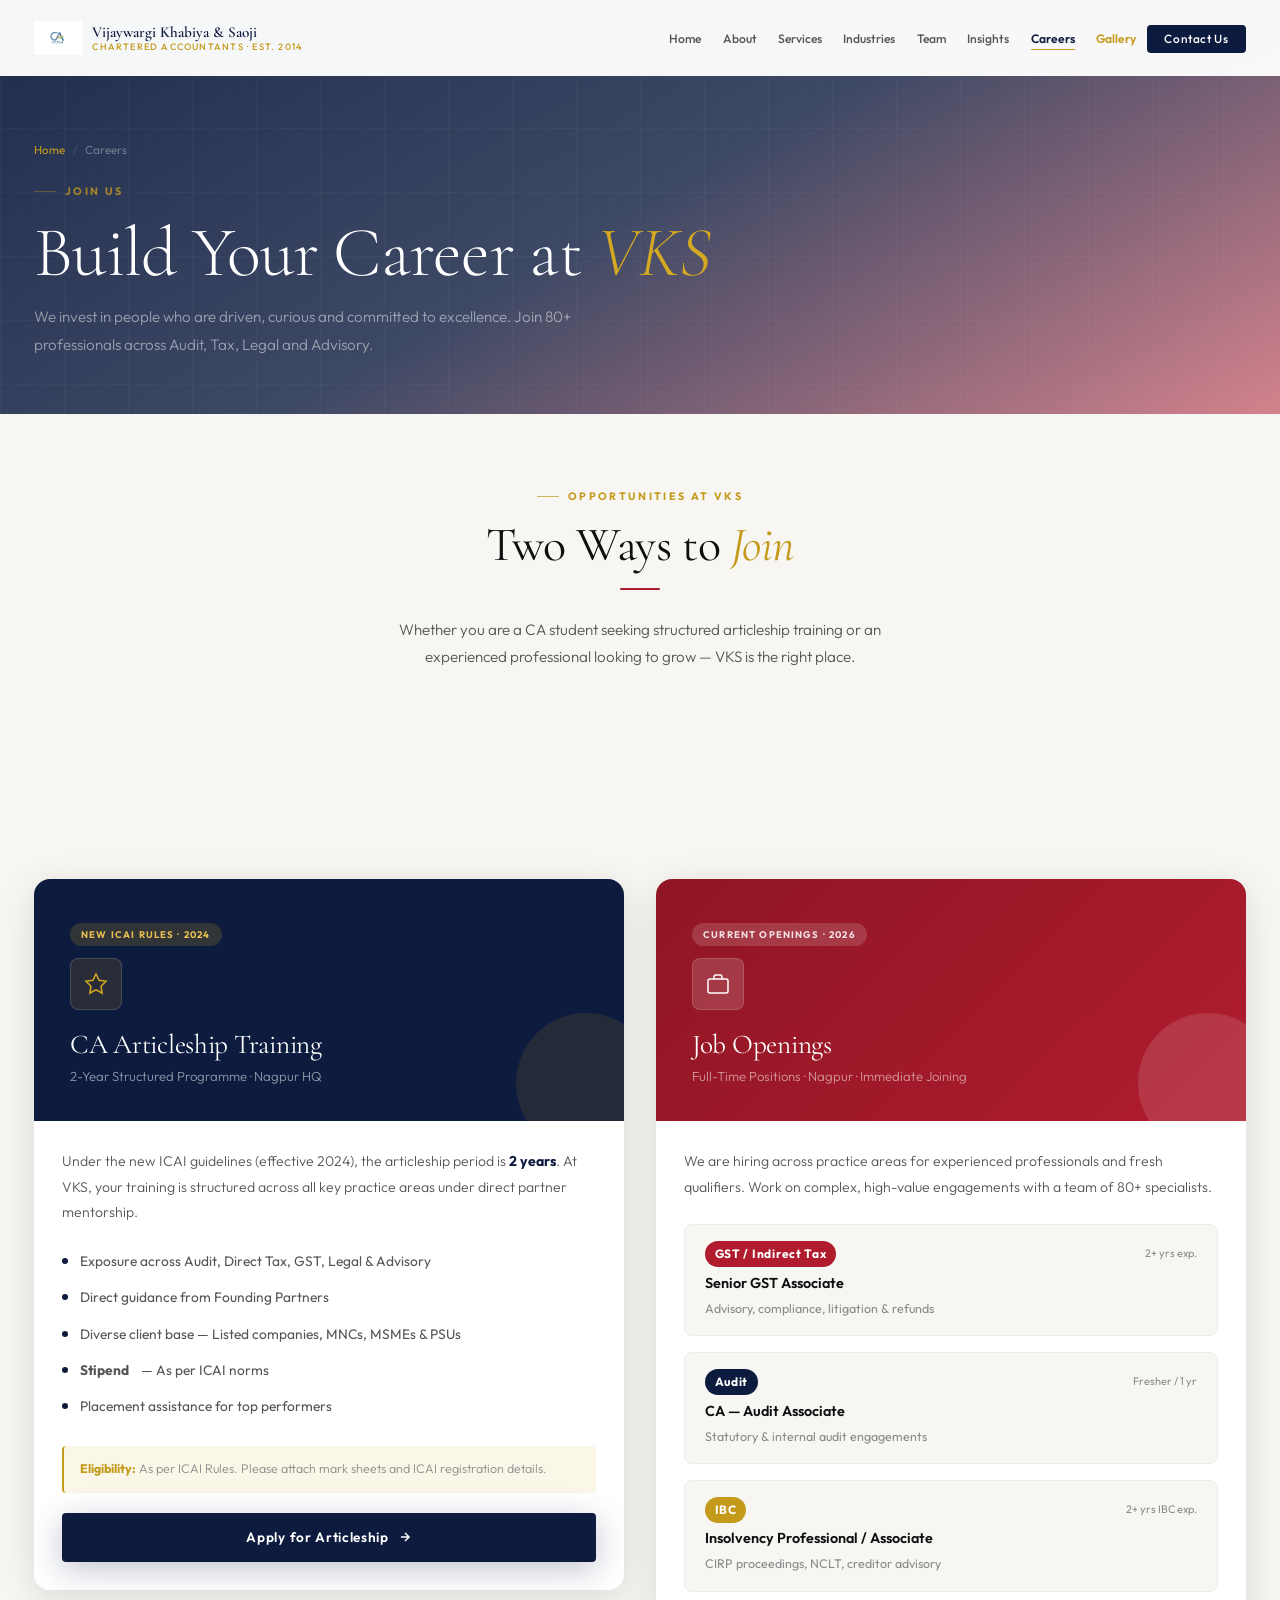
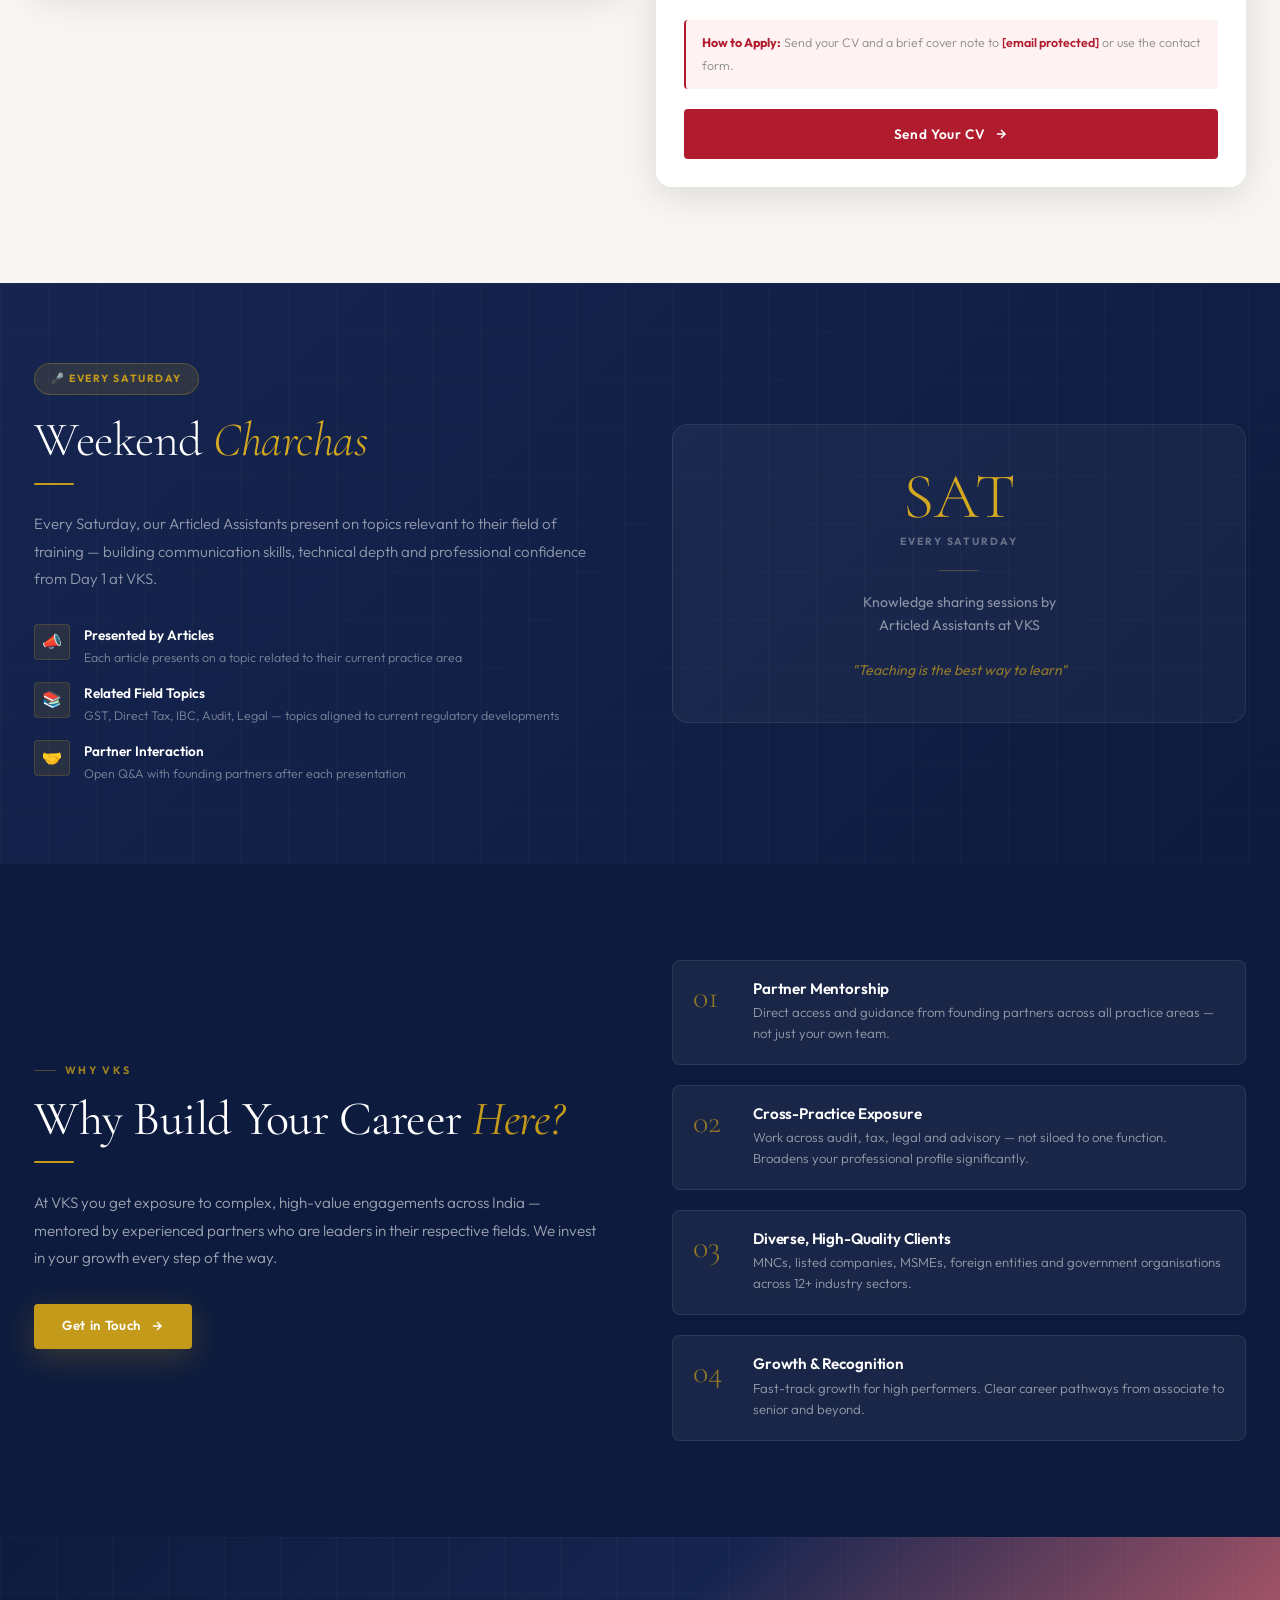
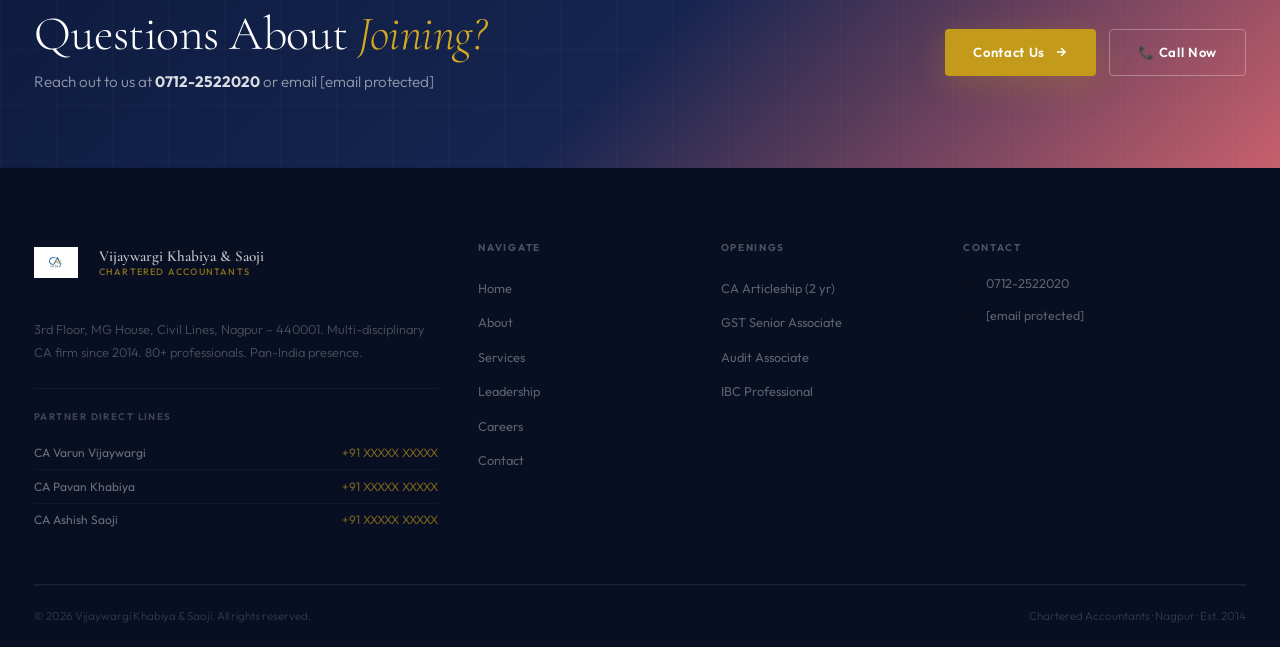
<file: careers.html>
<!DOCTYPE html>
<html lang="en">
<head>
<meta charset="UTF-8"/>
<meta name="viewport" content="width=device-width,initial-scale=1.0"/>
<title>Careers — Vijaywargi Khabiya &amp; Saoji | CA Firm Nagpur</title>
<meta name="description" content="Join VKS — Articleship Training (2 years, new ICAI rules) and Job Openings at Vijaywargi Khabiya & Saoji, Nagpur's premier CA firm."/>
<link rel="preconnect" href="https://fonts.googleapis.com"/>
<link rel="preconnect" href="https://fonts.gstatic.com" crossorigin/>
<link rel="stylesheet" href="https://fonts.googleapis.com/css2?family=Cormorant+Garamond:ital,wght@0,400;0,500;0,600;0,700;1,400;1,600&family=Outfit:wght@300;400;500;600;700&display=swap"/>
<link rel="stylesheet" href="style.css"/>
</head>
<body>

<!-- NAV -->
<nav class="nav">
  <div class="container nav-inner">
    <a href="index.html" class="logo">
      <img src="images/logo.jpg" alt="CA India Logo" class="logo-img"/>
      <div class="logo-text">
        <span class="logo-firm">Vijaywargi Khabiya &amp; Saoji</span>
        <span class="logo-tag">Chartered Accountants · Est. 2014</span>
      </div>
    </a>
        <ul class="nav-links">
      <li><a href="index.html">Home</a></li>
      <li><a href="about.html">About</a></li>
      <li><a href="services.html">Services</a></li>
      <li><a href="industries.html">Industries</a></li>
      <li><a href="partners.html">Team</a></li>
      <li><a href="publications.html">Insights</a></li>
      <li><a href="careers.html" class="active">Careers</a></li>
      <li><a href="gallery.html" class="nav-gallery-link">Gallery</a></li>
      <li><a href="contact.html" class="nav-cta-btn">Contact Us</a></li>
    </ul>
    <button class="ham" aria-label="Menu"><span></span><span></span><span></span></button>
  </div>
</nav>
<div class="drawer">
  <a href="index.html">Home</a><a href="about.html">About</a><a href="services.html">Services</a>
  <a href="industries.html">Industries</a><a href="partners.html">Team</a>
  <a href="publications.html">Insights</a><a href="careers.html">Careers</a>
  <a href="gallery.html">Gallery 🖼</a>
  <a href="contact.html">Contact →</a>
</div>

<!-- PAGE HEADER -->
<div class="ph">
  <div class="container ph-inner">
    <div class="breadcrumb"><a href="index.html">Home</a><span>/</span>Careers</div>
    <span class="eyebrow">Join Us</span>
    <h1>Build Your Career at <em>VKS</em></h1>
    <p style="max-width:min(580px,100%);margin-top:.75rem">We invest in people who are driven, curious and committed to excellence. Join 80+ professionals across Audit, Tax, Legal and Advisory.</p>
  </div>
</div>

<!-- INTRO -->
<section class="pad-sm" style="background:var(--surf)">
  <div class="container tc">
    <div class="rv">
      <span class="eyebrow" style="justify-content:center">Opportunities at VKS</span>
      <h2>Two Ways to <em style="color:var(--gold)">Join</em></h2>
      <div class="rule c"></div>
      <p style="max-width:min(520px,100%);margin:0 auto">Whether you are a CA student seeking structured articleship training or an experienced professional looking to grow — VKS is the right place.</p>
    </div>
  </div>
</section>

<!-- THE TWO CAREER CARDS -->
<section class="pad" style="background:var(--surf)">
  <div class="container">
    <div class="career-cards">

      <!-- CARD 1: ARTICLESHIP -->
      <div class="career-card cc-article rv rv-d1">
        <div class="cc-header">
          <div class="cc-badge">New ICAI Rules · 2024</div>
          <div class="cc-icon">
            <svg width="24" height="24" viewBox="0 0 24 24" fill="none" stroke="currentColor" stroke-width="1.5"><path d="M12 2l3.09 6.26L22 9.27l-5 4.87 1.18 6.88L12 17.77l-6.18 3.25L7 14.14 2 9.27l6.91-1.01L12 2z"/></svg>
          </div>
          <h3>CA Articleship Training</h3>
          <p>2-Year Structured Programme · Nagpur HQ</p>
        </div>
        <div class="cc-body">
          <p style="font-size:.88rem;color:var(--ink3);margin-bottom:1.5rem">Under the new ICAI guidelines (effective 2024), the articleship period is <strong style="color:var(--navy)">2 years</strong>. At VKS, your training is structured across all key practice areas under direct partner mentorship.</p>
          <div class="cc-list">
            <div class="cc-li">Exposure across Audit, Direct Tax, GST, Legal &amp; Advisory</div>
            <div class="cc-li">Direct guidance from Founding Partners</div>
            <div class="cc-li">Diverse client base — Listed companies, MNCs, MSMEs &amp; PSUs</div>
            <div class="cc-li"><strong>Stipend</strong> — As per ICAI norms</div>
            <div class="cc-li">Placement assistance for top performers</div>
          </div>
          <p style="font-size:.78rem;color:var(--ink4);margin-bottom:1.25rem;background:var(--gold-bg);padding:.75rem 1rem;border-radius:var(--rs);border-left:2px solid var(--gold)">
            <strong style="color:var(--gold)">Eligibility:</strong> As per ICAI Rules. Please attach mark sheets and ICAI registration details.
          </p>
          <div style="flex:1"></div><a href="contact.html?subject=Articleship Application" class="btn btn-navy cc-cta">
            Apply for Articleship
            <svg class="arr" viewBox="0 0 24 24" fill="none" stroke="currentColor" stroke-width="2.5"><path d="M5 12h14M12 5l7 7-7 7"/></svg>
          </a>
        </div>
      </div>

      <!-- CARD 2: JOB OFFERS -->
      <div class="career-card cc-jobs rv rv-d2">
        <div class="cc-header">
          <div class="cc-badge">Current Openings · 2026</div>
          <div class="cc-icon">
            <svg width="24" height="24" viewBox="0 0 24 24" fill="none" stroke="currentColor" stroke-width="1.5"><rect x="2" y="7" width="20" height="14" rx="2"/><path d="M16 7V5a2 2 0 00-2-2h-4a2 2 0 00-2 2v2"/></svg>
          </div>
          <h3>Job Openings</h3>
          <p>Full-Time Positions · Nagpur · Immediate Joining</p>
        </div>
        <div class="cc-body">
          <p style="font-size:.88rem;color:var(--ink3);margin-bottom:1.5rem">We are hiring across practice areas for experienced professionals and fresh qualifiers. Work on complex, high-value engagements with a team of 80+ specialists.</p>

          <!-- Job list items -->
          <div style="display:flex;flex-direction:column;gap:1rem;margin-bottom:1.75rem">

            <div class="job-card-inline">
              <div style="display:flex;align-items:center;justify-content:space-between;margin-bottom:.3rem">
                <span style="font-size:.75rem;font-weight:700;color:var(--white);background:var(--red);padding:.18rem .6rem;border-radius:40px;letter-spacing:.06em">GST / Indirect Tax</span>
                <span style="font-size:.68rem;color:var(--ink4)">2+ yrs exp.</span>
              </div>
              <div style="font-size:.9rem;font-weight:600;color:var(--ink)">Senior GST Associate</div>
              <div style="font-size:.78rem;color:var(--ink4);margin-top:.2rem">Advisory, compliance, litigation &amp; refunds</div>
            </div>

            <div class="job-card-inline">
              <div style="display:flex;align-items:center;justify-content:space-between;margin-bottom:.3rem">
                <span style="font-size:.75rem;font-weight:700;color:var(--white);background:var(--navy);padding:.18rem .6rem;border-radius:40px;letter-spacing:.06em">Audit</span>
                <span style="font-size:.68rem;color:var(--ink4)">Fresher / 1 yr</span>
              </div>
              <div style="font-size:.9rem;font-weight:600;color:var(--ink)">CA — Audit Associate</div>
              <div style="font-size:.78rem;color:var(--ink4);margin-top:.2rem">Statutory &amp; internal audit engagements</div>
            </div>

            <div class="job-card-inline">
              <div style="display:flex;align-items:center;justify-content:space-between;margin-bottom:.3rem">
                <span style="font-size:.75rem;font-weight:700;color:var(--white);background:var(--gold);padding:.18rem .6rem;border-radius:40px;letter-spacing:.06em">IBC</span>
                <span style="font-size:.68rem;color:var(--ink4)">2+ yrs IBC exp.</span>
              </div>
              <div style="font-size:.9rem;font-weight:600;color:var(--ink)">Insolvency Professional / Associate</div>
              <div style="font-size:.78rem;color:var(--ink4);margin-top:.2rem">CIRP proceedings, NCLT, creditor advisory</div>
            </div>

          </div>

          <p style="font-size:.78rem;color:var(--ink4);margin-bottom:1.25rem;background:#fef2f2;padding:.75rem 1rem;border-radius:var(--rs);border-left:2px solid var(--red)">
            <strong style="color:var(--red)">How to Apply:</strong> Send your CV and a brief cover note to <a href="/cdn-cgi/l/email-protection#97f4f6e5f2f2e5e4d7f4f6e1fce4b9fef9" style="color:var(--red);font-weight:600"><span class="__cf_email__" data-cfemail="4724263522223534072426312c34692e29">[email&#160;protected]</span></a> or use the contact form.
          </p>
          <div style="flex:1"></div><a href="contact.html?subject=Job Application" class="btn btn-red cc-cta">
            Send Your CV
            <svg class="arr" viewBox="0 0 24 24" fill="none" stroke="currentColor" stroke-width="2.5"><path d="M5 12h14M12 5l7 7-7 7"/></svg>
          </a>
        </div>
      </div>

    </div>
  </div>
</section>


<!-- WEEKEND CHARCHAS -->
<section class="charcha-section">
  <div class="container">
    <div class="charcha-inner">
      <div>
        <div class="charcha-badge">🎤 Every Saturday</div>
        <h2 style="color:var(--white);font-weight:300">Weekend <em style="color:var(--gold2);font-style:italic">Charchas</em></h2>
        <div class="rule gold" style="margin-top:1rem"></div>
        <p style="color:rgba(255,255,255,.55);margin-top:1rem;font-size:.94rem;line-height:1.8">Every Saturday, our Articled Assistants present on topics relevant to their field of training — building communication skills, technical depth and professional confidence from Day 1 at VKS.</p>
        <div class="charcha-features">
          <div class="charcha-feat">
            <div class="charcha-feat-icon">📣</div>
            <div class="charcha-feat-text">
              <h5>Presented by Articles</h5>
              <p>Each article presents on a topic related to their current practice area</p>
            </div>
          </div>
          <div class="charcha-feat">
            <div class="charcha-feat-icon">📚</div>
            <div class="charcha-feat-text">
              <h5>Related Field Topics</h5>
              <p>GST, Direct Tax, IBC, Audit, Legal — topics aligned to current regulatory developments</p>
            </div>
          </div>
          <div class="charcha-feat">
            <div class="charcha-feat-icon">🤝</div>
            <div class="charcha-feat-text">
              <h5>Partner Interaction</h5>
              <p>Open Q&amp;A with founding partners after each presentation</p>
            </div>
          </div>
        </div>
      </div>
      <div class="charcha-visual rv">
        <div class="charcha-day">SAT</div>
        <div class="charcha-day-label">Every Saturday</div>
        <div class="charcha-divider"></div>
        <div class="charcha-tagline">Knowledge sharing sessions by<br/>Articled Assistants at VKS<br/><br/><em style="color:rgba(196,154,26,.7);font-style:italic">"Teaching is the best way to learn"</em></div>
      </div>
    </div>
  </div>
</section>

<!-- WHY JOIN VKS -->
<section class="careers pad">
  <div class="container">
    <div class="careers-inner">
      <div class="careers-copy">
        <span class="eyebrow rv">Why VKS</span>
        <h2 class="rv rv-d1" style="color:var(--white)">Why Build Your Career <em style="color:var(--gold)">Here?</em></h2>
        <div class="rule rv rv-d2 gold"></div>
        <p class="rv rv-d2" style="color:rgba(255,255,255,.6)">At VKS you get exposure to complex, high-value engagements across India — mentored by experienced partners who are leaders in their respective fields. We invest in your growth every step of the way.</p>
        <div style="margin-top:2rem" class="rv rv-d3">
          <a href="contact.html" class="btn btn-gold">Get in Touch <svg class="arr" viewBox="0 0 24 24" fill="none" stroke="currentColor" stroke-width="2.5"><path d="M5 12h14M12 5l7 7-7 7"/></svg></a>
        </div>
      </div>
      <div style="display:flex;flex-direction:column;gap:1.25rem">
        <div class="career-item rv rv-d1"><div class="career-num">01</div><div class="career-text"><h4>Partner Mentorship</h4><p>Direct access and guidance from founding partners across all practice areas — not just your own team.</p></div></div>
        <div class="career-item rv rv-d2"><div class="career-num">02</div><div class="career-text"><h4>Cross-Practice Exposure</h4><p>Work across audit, tax, legal and advisory — not siloed to one function. Broadens your professional profile significantly.</p></div></div>
        <div class="career-item rv rv-d3"><div class="career-num">03</div><div class="career-text"><h4>Diverse, High-Quality Clients</h4><p>MNCs, listed companies, MSMEs, foreign entities and government organisations across 12+ industry sectors.</p></div></div>
        <div class="career-item rv rv-d4"><div class="career-num">04</div><div class="career-text"><h4>Growth &amp; Recognition</h4><p>Fast-track growth for high performers. Clear career pathways from associate to senior and beyond.</p></div></div>
      </div>
    </div>
  </div>
</section>

<!-- CTA -->
<section class="cta-strip">
  <div class="container"><div class="cta-inner">
    <div class="cta-copy rv"><h2>Questions About <em>Joining?</em></h2><p>Reach out to us at <strong style="color:rgba(255,255,255,.85)">0712-2522020</strong> or email <a href="/cdn-cgi/l/email-protection" class="__cf_email__" data-cfemail="d7b4b6a5b2b2a5a497b4b6a1bca4f9beb9">[email&#160;protected]</a></p></div>
    <div class="cta-actions rv rv-d2">
      <a href="contact.html" class="btn btn-gold">Contact Us <svg class="arr" viewBox="0 0 24 24" fill="none" stroke="currentColor" stroke-width="2.5"><path d="M5 12h14M12 5l7 7-7 7"/></svg></a>
      <a href="tel:07122522020" class="btn btn-ghost">📞 Call Now</a>
    </div>
  </div></div>
</section>

<!-- FOOTER -->
<footer class="footer">
  <div class="container">
    <div class="footer-top">
      <div>
        <a href="index.html" class="logo" style="margin-bottom:1.1rem;display:inline-flex">
          <img src="images/logo.jpg" alt="Logo" style="width:44px;height:44px;object-fit:contain;flex-shrink:0"/>
          <div class="logo-text" style="margin-left:.65rem">
            <span class="logo-firm" style="color:rgba(255,255,255,.75)">Vijaywargi Khabiya &amp; Saoji</span>
            <span class="logo-tag" style="color:rgba(196,154,26,.7)">Chartered Accountants</span>
          </div>
        </a>
        <p class="ft-desc">3rd Floor, MG House, Civil Lines, Nagpur – 440001. Multi-disciplinary CA firm since 2014. 80+ professionals. Pan-India presence.</p>
        <div class="ft-partners">
          <h6>Partner Direct Lines</h6>
          <div class="ft-p-item"><span class="ft-p-name">CA Varun Vijaywargi</span><a href="tel:+91XXXXXXXXXX" class="ft-p-num">+91 XXXXX XXXXX</a></div>
          <div class="ft-p-item"><span class="ft-p-name">CA Pavan Khabiya</span><a href="tel:+91XXXXXXXXXX" class="ft-p-num">+91 XXXXX XXXXX</a></div>
          <div class="ft-p-item"><span class="ft-p-name">CA Ashish Saoji</span><a href="tel:+91XXXXXXXXXX" class="ft-p-num">+91 XXXXX XXXXX</a></div>
        </div>
      </div>
      <div class="ft-col"><h5>Navigate</h5><ul><li><a href="index.html">Home</a></li><li><a href="about.html">About</a></li><li><a href="services.html">Services</a></li><li><a href="partners.html">Leadership</a></li><li><a href="careers.html">Careers</a></li><li><a href="contact.html">Contact</a></li></ul></div>
      <div class="ft-col"><h5>Openings</h5><ul><li><a href="#">CA Articleship (2 yr)</a></li><li><a href="#">GST Senior Associate</a></li><li><a href="#">Audit Associate</a></li><li><a href="#">IBC Professional</a></li></ul></div>
      <div class="ft-col"><h5>Contact</h5><div class="ft-contact">
        <div class="ft-ci"><svg width="14" height="14" viewBox="0 0 24 24" fill="none" stroke="currentColor" stroke-width="2"><path d="M22 16.92v3a2 2 0 01-2.18 2 19.79 19.79 0 01-8.63-3.07A19.5 19.5 0 013.07 10.8a19.79 19.79 0 01-3.07-8.68A2 2 0 012 0h3a2 2 0 012 1.72 12.84 12.84 0 00.7 2.81 2 2 0 01-.45 2.11L6.09 7.91a16 16 0 006 6l1.27-1.27a2 2 0 012.11-.45 12.84 12.84 0 002.81.7A2 2 0 0122 16z"/></svg><span><a href="tel:07122522020">0712-2522020</a></span></div>
        <div class="ft-ci"><svg width="14" height="14" viewBox="0 0 24 24" fill="none" stroke="currentColor" stroke-width="2"><path d="M4 4h16c1.1 0 2 .9 2 2v12c0 1.1-.9 2-2 2H4c-1.1 0-2-.9-2-2V6c0-1.1.9-2 2-2z"/><polyline points="22,6 12,13 2,6"/></svg><span><a href="/cdn-cgi/l/email-protection#3d54535b527d5e5c4b564e135453"><span class="__cf_email__" data-cfemail="ddb4b3bbb29dbebcabb6aef3b4b3">[email&#160;protected]</span></a></span></div>
      </div></div>
    </div>
    <div class="footer-bottom">
      <p>&copy; 2026 Vijaywargi Khabiya &amp; Saoji. All rights reserved.</p>
      <p>Chartered Accountants · Nagpur · Est. 2014</p>
    </div>
  </div>
</footer>


<!-- Scroll to Top -->
<button class="stt" aria-label="Back to top">
  <svg width="16" height="16" viewBox="0 0 24 24" fill="none" stroke="currentColor" stroke-width="2.5"><path d="M18 15l-6-6-6 6"/></svg>
</button>

<nav class="mob-nav">
  <div class="mob-nav-inner">
    <a href="index.html" class="mob-nav-item">
      <svg viewBox="0 0 24 24" fill="none" stroke="currentColor" stroke-width="2"><path d="M3 9l9-7 9 7v11a2 2 0 01-2 2H5a2 2 0 01-2-2z"/></svg>Home
    </a>
    <a href="services.html" class="mob-nav-item">
      <svg viewBox="0 0 24 24" fill="none" stroke="currentColor" stroke-width="2"><path d="M9 5H7a2 2 0 00-2 2v12a2 2 0 002 2h10a2 2 0 002-2V7a2 2 0 00-2-2h-2M9 5a2 2 0 002 2h2a2 2 0 002-2M9 5a2 2 0 012-2h2a2 2 0 012 2"/></svg>Services
    </a>
    <a href="partners.html" class="mob-nav-item">
      <svg viewBox="0 0 24 24" fill="none" stroke="currentColor" stroke-width="2"><path d="M17 21v-2a4 4 0 00-4-4H5a4 4 0 00-4 4v2"/><circle cx="9" cy="7" r="4"/><path d="M23 21v-2a4 4 0 00-3-3.87"/><path d="M16 3.13a4 4 0 010 7.75"/></svg>Team
    </a>
    <a href="careers.html" class="mob-nav-item active">
      <svg viewBox="0 0 24 24" fill="none" stroke="currentColor" stroke-width="2"><rect x="2" y="7" width="20" height="14" rx="2"/><path d="M16 7V5a2 2 0 00-2-2h-4a2 2 0 00-2 2v2"/></svg>Careers
    </a>
    <a href="contact.html" class="mob-nav-item">
      <svg viewBox="0 0 24 24" fill="none" stroke="currentColor" stroke-width="2"><path d="M22 16.92v3a2 2 0 01-2.18 2 19.79 19.79 0 01-8.63-3.07A19.5 19.5 0 013.07 10.8a19.79 19.79 0 01-3.07-8.68A2 2 0 012 0h3a2 2 0 012 1.72c.128.96.341 1.903.637 2.822a2 2 0 01-.45 2.109L6.09 7.91a16 16 0 006 6l1.27-1.27a2 2 0 012.11-.45c.92.296 1.86.51 2.82.637A2 2 0 0122 16.92z"/></svg>Contact
    </a>
  </div>
</nav>
<script src="main.js"></script>
</body>
</html>
</file>
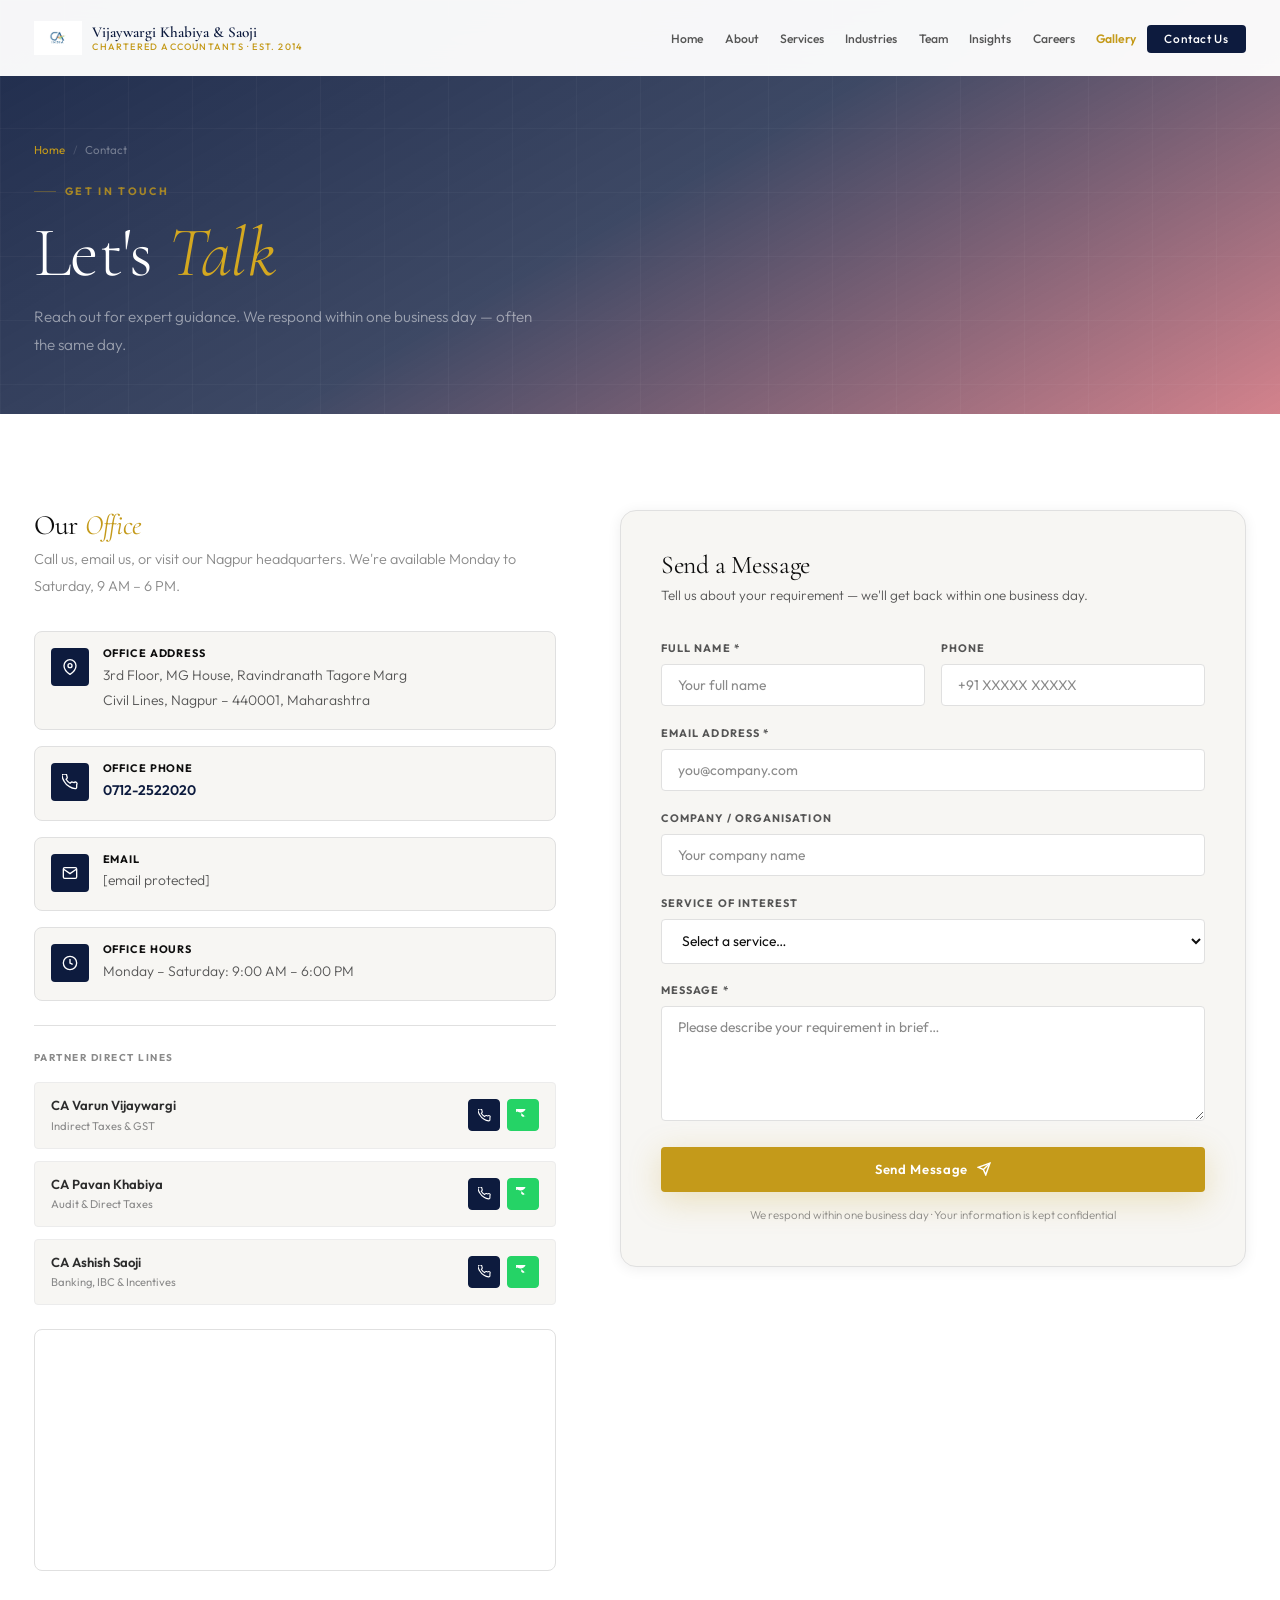
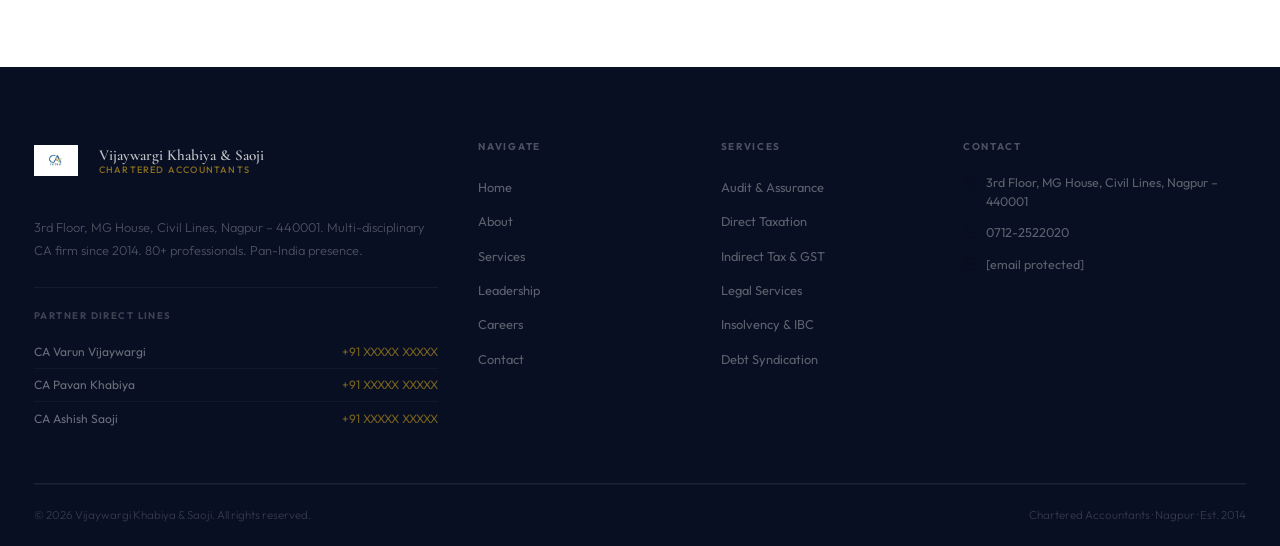
<file: contact.html>
<!DOCTYPE html>
<html lang="en">
<head>
<meta charset="UTF-8"/>
<meta name="viewport" content="width=device-width,initial-scale=1.0"/>
<title>Contact — Vijaywargi Khabiya &amp; Saoji | Nagpur CA Firm</title>
<meta name="description" content="Contact VKS — 3rd Floor, MG House, Civil Lines, Nagpur 440001. Call 0712-2522020 or email info@cavks.in. Partner direct lines available."/>
<link rel="preconnect" href="https://fonts.googleapis.com"/>
<link rel="preconnect" href="https://fonts.gstatic.com" crossorigin/>
<link rel="stylesheet" href="https://fonts.googleapis.com/css2?family=Cormorant+Garamond:ital,wght@0,400;0,500;0,600;0,700;1,400;1,600&family=Outfit:wght@300;400;500;600;700&display=swap"/>
<link rel="stylesheet" href="style.css"/>
<style>
.partner-lines{display:flex;flex-direction:column;gap:.75rem;margin-top:1.5rem;padding-top:1.5rem;border-top:1px solid var(--line)}
.pl-title{font-size:.62rem;font-weight:700;letter-spacing:.15em;text-transform:uppercase;color:var(--ink4);margin-bottom:.25rem}
.pl-item{display:flex;align-items:center;justify-content:space-between;padding:.75rem 1rem;background:var(--surf);border-radius:var(--rs);border:1px solid var(--line2);transition:all var(--tf)}
.pl-item:hover{border-color:var(--gold);background:var(--gold-bg)}
.pl-name{font-size:.82rem;font-weight:600;color:var(--ink2)}
.pl-spec{font-size:.7rem;color:var(--ink4)}
.pl-actions{display:flex;gap:.4rem;flex-shrink:0}
.pl-btn{width:32px;height:32px;border-radius:var(--rs);display:flex;align-items:center;justify-content:center;transition:all var(--tf);border:1px solid var(--line)}
.pl-btn.call{background:var(--navy);border-color:var(--navy);color:var(--white)}
.pl-btn.call:hover{background:var(--navy2)}
.pl-btn.wa{background:#25D366;border-color:#25D366;color:var(--white)}
.pl-btn.wa:hover{background:#20bb5a}
.pl-btn svg{width:13px;height:13px}
</style>
</head>
<body>

<!-- NAV -->
<nav class="nav">
  <div class="container nav-inner">
    <a href="index.html" class="logo">
      <img src="images/logo.jpg" alt="CA India Logo" class="logo-img"/>
      <div class="logo-text">
        <span class="logo-firm">Vijaywargi Khabiya &amp; Saoji</span>
        <span class="logo-tag">Chartered Accountants · Est. 2014</span>
      </div>
    </a>
        <ul class="nav-links">
      <li><a href="index.html">Home</a></li>
      <li><a href="about.html">About</a></li>
      <li><a href="services.html">Services</a></li>
      <li><a href="industries.html">Industries</a></li>
      <li><a href="partners.html">Team</a></li>
      <li><a href="publications.html">Insights</a></li>
      <li><a href="careers.html">Careers</a></li>
      <li><a href="gallery.html" class="nav-gallery-link">Gallery</a></li>
      <li><a href="contact.html" class="nav-cta-btn">Contact Us</a></li>
    </ul>
    <button class="ham" aria-label="Menu"><span></span><span></span><span></span></button>
  </div>
</nav>
<div class="drawer">
  <a href="index.html">Home</a><a href="about.html">About</a><a href="services.html">Services</a>
  <a href="industries.html">Industries</a><a href="partners.html">Team</a>
  <a href="publications.html">Insights</a><a href="careers.html">Careers</a>
  <a href="gallery.html">Gallery 🖼</a>
  <a href="contact.html" class="active">Contact →</a>
</div>

<!-- PAGE HEADER -->
<div class="ph">
  <div class="container ph-inner">
    <div class="breadcrumb"><a href="index.html">Home</a><span>/</span>Contact</div>
    <span class="eyebrow">Get in Touch</span>
    <h1>Let's <em>Talk</em></h1>
    <p style="max-width:min(500px,100%);margin-top:.75rem">Reach out for expert guidance. We respond within one business day — often the same day.</p>
  </div>
</div>

<!-- CONTACT MAIN -->
<section class="pad">
  <div class="container">
    <div class="contact-grid">

      <!-- LEFT: Info + Map + Partner Lines -->
      <div class="rv">
        <h3 style="font-family:'Cormorant Garamond',serif;font-size:1.75rem;font-weight:400;margin-bottom:.35rem">Our <em style="color:var(--gold)">Office</em></h3>
        <p style="font-size:.9rem;color:var(--ink4);margin-bottom:2rem">Call us, email us, or visit our Nagpur headquarters. We're available Monday to Saturday, 9 AM – 6 PM.</p>

        <div class="c-details">
          <div class="c-item">
            <div class="c-icon"><svg viewBox="0 0 24 24" fill="none" stroke="currentColor" stroke-width="2"><path d="M21 10c0 7-9 13-9 13s-9-6-9-13a9 9 0 0118 0z"/><circle cx="12" cy="10" r="3"/></svg></div>
            <div class="c-detail-txt">
              <h4>Office Address</h4>
              <p>3rd Floor, MG House, Ravindranath Tagore Marg<br/>Civil Lines, Nagpur – 440001, Maharashtra</p>
            </div>
          </div>
          <div class="c-item">
            <div class="c-icon"><svg viewBox="0 0 24 24" fill="none" stroke="currentColor" stroke-width="2"><path d="M22 16.92v3a2 2 0 01-2.18 2 19.79 19.79 0 01-8.63-3.07A19.5 19.5 0 013.07 10.8a19.79 19.79 0 01-3.07-8.68A2 2 0 012 0h3a2 2 0 012 1.72 12.84 12.84 0 00.7 2.81 2 2 0 01-.45 2.11L6.09 7.91a16 16 0 006 6l1.27-1.27a2 2 0 012.11-.45 12.84 12.84 0 002.81.7A2 2 0 0122 16z"/></svg></div>
            <div class="c-detail-txt">
              <h4>Office Phone</h4>
              <p><a href="tel:07122522020" style="color:var(--navy);font-weight:600">0712-2522020</a></p>
            </div>
          </div>
          <div class="c-item">
            <div class="c-icon"><svg viewBox="0 0 24 24" fill="none" stroke="currentColor" stroke-width="2"><path d="M4 4h16c1.1 0 2 .9 2 2v12c0 1.1-.9 2-2 2H4c-1.1 0-2-.9-2-2V6c0-1.1.9-2 2-2z"/><polyline points="22,6 12,13 2,6"/></svg></div>
            <div class="c-detail-txt">
              <h4>Email</h4>
              <p><a href="/cdn-cgi/l/email-protection#1b72757d745b787a6d7068357275"><span class="__cf_email__" data-cfemail="1a73747c755a797b6c7169347374">[email&#160;protected]</span></a></p>
            </div>
          </div>
          <div class="c-item">
            <div class="c-icon"><svg viewBox="0 0 24 24" fill="none" stroke="currentColor" stroke-width="2"><circle cx="12" cy="12" r="10"/><polyline points="12 6 12 12 16 14"/></svg></div>
            <div class="c-detail-txt">
              <h4>Office Hours</h4>
              <p>Monday – Saturday: 9:00 AM – 6:00 PM</p>
            </div>
          </div>
        </div>

        <!-- Partner Direct Lines -->
        <div class="partner-lines">
          <div class="pl-title">Partner Direct Lines</div>
          <div class="pl-item">
            <div>
              <div class="pl-name">CA Varun Vijaywargi</div>
              <div class="pl-spec">Indirect Taxes &amp; GST</div>
            </div>
            <div class="pl-actions">
              <a href="tel:+91XXXXXXXXXX" class="pl-btn call" title="Call">
                <svg viewBox="0 0 24 24" fill="none" stroke="currentColor" stroke-width="2"><path d="M22 16.92v3a2 2 0 01-2.18 2 19.79 19.79 0 01-8.63-3.07A19.5 19.5 0 013.07 10.8a19.79 19.79 0 01-3.07-8.68A2 2 0 012 0h3a2 2 0 012 1.72 12.84 12.84 0 00.7 2.81 2 2 0 01-.45 2.11L6.09 7.91a16 16 0 006 6l1.27-1.27a2 2 0 012.11-.45 12.84 12.84 0 002.81.7A2 2 0 0122 16z"/></svg>
              </a>
              <a href="https://wa.me/91XXXXXXXXXX" class="pl-btn wa" title="WhatsApp" target="_blank" rel="noopener">
                <svg viewBox="0 0 24 24" fill="currentColor"><path d="M17.472 14.382c-.297-.149-1.758-.867-2.03-.967-.273-.099-.471-.148-.67.15-.197.297-.767.966-.94 1.164-.173.199-.347.223-.644.075-.297-.15-1.255-.463-2.39-1.475-.883-.788-1.48-1.761-1.653-2.059-.173-.297-.018-.458.13-.606.134-.133.298-.347.446-.52.149-.174.198-.298.298-.497.099-.198.05-.371-.025-.52-.075-.149-.669-1.612-.916-2.207-.242-.579-.487-.5-.669-.51a9.87 9.87 0 01-5.031-1.378l-.361-.214-3.741.982.998-3.648-.235-.374a9.86 9.86 0 01-1.51-5.26c.001-5.45 4.436-9.884 9.888-9.884 2.64 0 5.122 1.03 6.988 2.898a9.825 9.825 0 012.893 6.994c-.003 5.45-4.437 9.884-9.885 9.884"/></svg>
              </a>
            </div>
          </div>
          <div class="pl-item">
            <div>
              <div class="pl-name">CA Pavan Khabiya</div>
              <div class="pl-spec">Audit &amp; Direct Taxes</div>
            </div>
            <div class="pl-actions">
              <a href="tel:+91XXXXXXXXXX" class="pl-btn call" title="Call"><svg viewBox="0 0 24 24" fill="none" stroke="currentColor" stroke-width="2"><path d="M22 16.92v3a2 2 0 01-2.18 2 19.79 19.79 0 01-8.63-3.07A19.5 19.5 0 013.07 10.8a19.79 19.79 0 01-3.07-8.68A2 2 0 012 0h3a2 2 0 012 1.72 12.84 12.84 0 00.7 2.81 2 2 0 01-.45 2.11L6.09 7.91a16 16 0 006 6l1.27-1.27a2 2 0 012.11-.45 12.84 12.84 0 002.81.7A2 2 0 0122 16z"/></svg></a>
              <a href="https://wa.me/91XXXXXXXXXX" class="pl-btn wa" title="WhatsApp" target="_blank" rel="noopener"><svg viewBox="0 0 24 24" fill="currentColor"><path d="M17.472 14.382c-.297-.149-1.758-.867-2.03-.967-.273-.099-.471-.148-.67.15-.197.297-.767.966-.94 1.164-.173.199-.347.223-.644.075-.297-.15-1.255-.463-2.39-1.475-.883-.788-1.48-1.761-1.653-2.059-.173-.297-.018-.458.13-.606.134-.133.298-.347.446-.52.149-.174.198-.298.298-.497.099-.198.05-.371-.025-.52-.075-.149-.669-1.612-.916-2.207-.242-.579-.487-.5-.669-.51a9.87 9.87 0 01-5.031-1.378l-.361-.214-3.741.982.998-3.648-.235-.374a9.86 9.86 0 01-1.51-5.26c.001-5.45 4.436-9.884 9.888-9.884 2.64 0 5.122 1.03 6.988 2.898a9.825 9.825 0 012.893 6.994c-.003 5.45-4.437 9.884-9.885 9.884"/></svg></a>
            </div>
          </div>
          <div class="pl-item">
            <div>
              <div class="pl-name">CA Ashish Saoji</div>
              <div class="pl-spec">Banking, IBC &amp; Incentives</div>
            </div>
            <div class="pl-actions">
              <a href="tel:+91XXXXXXXXXX" class="pl-btn call" title="Call"><svg viewBox="0 0 24 24" fill="none" stroke="currentColor" stroke-width="2"><path d="M22 16.92v3a2 2 0 01-2.18 2 19.79 19.79 0 01-8.63-3.07A19.5 19.5 0 013.07 10.8a19.79 19.79 0 01-3.07-8.68A2 2 0 012 0h3a2 2 0 012 1.72 12.84 12.84 0 00.7 2.81 2 2 0 01-.45 2.11L6.09 7.91a16 16 0 006 6l1.27-1.27a2 2 0 012.11-.45 12.84 12.84 0 002.81.7A2 2 0 0122 16z"/></svg></a>
              <a href="https://wa.me/91XXXXXXXXXX" class="pl-btn wa" title="WhatsApp" target="_blank" rel="noopener"><svg viewBox="0 0 24 24" fill="currentColor"><path d="M17.472 14.382c-.297-.149-1.758-.867-2.03-.967-.273-.099-.471-.148-.67.15-.197.297-.767.966-.94 1.164-.173.199-.347.223-.644.075-.297-.15-1.255-.463-2.39-1.475-.883-.788-1.48-1.761-1.653-2.059-.173-.297-.018-.458.13-.606.134-.133.298-.347.446-.52.149-.174.198-.298.298-.497.099-.198.05-.371-.025-.52-.075-.149-.669-1.612-.916-2.207-.242-.579-.487-.5-.669-.51a9.87 9.87 0 01-5.031-1.378l-.361-.214-3.741.982.998-3.648-.235-.374a9.86 9.86 0 01-1.51-5.26c.001-5.45 4.436-9.884 9.888-9.884 2.64 0 5.122 1.03 6.988 2.898a9.825 9.825 0 012.893 6.994c-.003 5.45-4.437 9.884-9.885 9.884"/></svg></a>
            </div>
          </div>
        </div>

        <!-- Map -->
        <div class="map-wrap" style="margin-top:1.5rem">
          <iframe src="https://www.google.com/maps/embed?pb=!1m18!1m12!1m3!1d3721.3!2d79.0882!3d21.1458!2m3!1f0!2f0!3f0!3m2!1i1024!2i768!4f13.1!3m3!1m2!1s0x3bd4c0a5a31faf13%3A0x9a8af1df5bada57e!2sCivil%20Lines%2C%20Nagpur%2C%20Maharashtra!5e0!3m2!1sen!2sin!4v1700000000000" width="100%" height="240" style="border:0;display:block" allowfullscreen="" loading="lazy" title="VKS Office Location — Civil Lines Nagpur"></iframe>
        </div>
      </div>

      <!-- RIGHT: Form -->
      <div class="c-form rv rv-d2">
        <h3>Send a Message</h3>
        <p class="sub">Tell us about your requirement — we'll get back within one business day.</p>
        <form>
          <div class="form-row">
            <div class="fg"><label>Full Name *</label><input type="text" class="fc" placeholder="Your full name" required/></div>
            <div class="fg"><label>Phone</label><input type="tel" class="fc" placeholder="+91 XXXXX XXXXX"/></div>
          </div>
          <div class="fg"><label>Email Address *</label><input type="email" class="fc" placeholder="you@company.com" required/></div>
          <div class="fg"><label>Company / Organisation</label><input type="text" class="fc" placeholder="Your company name"/></div>
          <div class="fg">
            <label>Service of Interest</label>
            <select class="fc">
              <option value="" disabled selected>Select a service…</option>
              <option>Audit &amp; Assurance</option>
              <option>Direct Taxation</option>
              <option>Indirect Tax &amp; GST</option>
              <option>Legal Services</option>
              <option>Insolvency &amp; IBC</option>
              <option>Debt Syndication</option>
              <option>State Incentives (PSI)</option>
              <option>Setting-Up in India</option>
              <option>Ind AS &amp; Due Diligence</option>
              <option>Listing Compliances</option>
              <option>Careers / Articleship</option>
              <option>Other</option>
            </select>
          </div>
          <div class="fg"><label>Message *</label><textarea class="fc" placeholder="Please describe your requirement in brief…" required></textarea></div>
          <button type="submit" class="btn btn-gold" style="width:100%;justify-content:center;padding:.9rem">
            Send Message
            <svg class="arr" viewBox="0 0 24 24" fill="none" stroke="currentColor" stroke-width="2.5"><line x1="22" y1="2" x2="11" y2="13"/><polygon points="22 2 15 22 11 13 2 9 22 2"/></svg>
          </button>
          <p style="font-size:.72rem;color:var(--ink4);text-align:center;margin-top:.85rem">We respond within one business day · Your information is kept confidential</p>
        </form>
      </div>

    </div>
  </div>
</section>

<!-- FOOTER -->
<footer class="footer">
  <div class="container">
    <div class="footer-top">
      <div>
        <a href="index.html" class="logo" style="margin-bottom:1.1rem;display:inline-flex">
          <img src="images/logo.jpg" alt="Logo" style="width:44px;height:44px;object-fit:contain;flex-shrink:0"/>
          <div class="logo-text" style="margin-left:.65rem">
            <span class="logo-firm" style="color:rgba(255,255,255,.75)">Vijaywargi Khabiya &amp; Saoji</span>
            <span class="logo-tag" style="color:rgba(196,154,26,.7)">Chartered Accountants</span>
          </div>
        </a>
        <p class="ft-desc">3rd Floor, MG House, Civil Lines, Nagpur – 440001. Multi-disciplinary CA firm since 2014. 80+ professionals. Pan-India presence.</p>
        <div class="ft-partners">
          <h6>Partner Direct Lines</h6>
          <div class="ft-p-item"><span class="ft-p-name">CA Varun Vijaywargi</span><a href="tel:+91XXXXXXXXXX" class="ft-p-num">+91 XXXXX XXXXX</a></div>
          <div class="ft-p-item"><span class="ft-p-name">CA Pavan Khabiya</span><a href="tel:+91XXXXXXXXXX" class="ft-p-num">+91 XXXXX XXXXX</a></div>
          <div class="ft-p-item"><span class="ft-p-name">CA Ashish Saoji</span><a href="tel:+91XXXXXXXXXX" class="ft-p-num">+91 XXXXX XXXXX</a></div>
        </div>
      </div>
      <div class="ft-col"><h5>Navigate</h5><ul><li><a href="index.html">Home</a></li><li><a href="about.html">About</a></li><li><a href="services.html">Services</a></li><li><a href="partners.html">Leadership</a></li><li><a href="careers.html">Careers</a></li><li><a href="contact.html">Contact</a></li></ul></div>
      <div class="ft-col"><h5>Services</h5><ul><li><a href="services.html#audit">Audit &amp; Assurance</a></li><li><a href="services.html#direct-tax">Direct Taxation</a></li><li><a href="services.html#indirect-tax">Indirect Tax &amp; GST</a></li><li><a href="services.html#legal">Legal Services</a></li><li><a href="services.html#insolvency">Insolvency &amp; IBC</a></li><li><a href="services.html#debt">Debt Syndication</a></li></ul></div>
      <div class="ft-col"><h5>Contact</h5><div class="ft-contact">
        <div class="ft-ci"><svg width="14" height="14" viewBox="0 0 24 24" fill="none" stroke="currentColor" stroke-width="2"><path d="M21 10c0 7-9 13-9 13s-9-6-9-13a9 9 0 0118 0z"/><circle cx="12" cy="10" r="3"/></svg><span>3rd Floor, MG House, Civil Lines, Nagpur – 440001</span></div>
        <div class="ft-ci"><svg width="14" height="14" viewBox="0 0 24 24" fill="none" stroke="currentColor" stroke-width="2"><path d="M22 16.92v3a2 2 0 01-2.18 2 19.79 19.79 0 01-8.63-3.07A19.5 19.5 0 013.07 10.8a19.79 19.79 0 01-3.07-8.68A2 2 0 012 0h3a2 2 0 012 1.72 12.84 12.84 0 00.7 2.81 2 2 0 01-.45 2.11L6.09 7.91a16 16 0 006 6l1.27-1.27a2 2 0 012.11-.45 12.84 12.84 0 002.81.7A2 2 0 0122 16z"/></svg><span><a href="tel:07122522020">0712-2522020</a></span></div>
        <div class="ft-ci"><svg width="14" height="14" viewBox="0 0 24 24" fill="none" stroke="currentColor" stroke-width="2"><path d="M4 4h16c1.1 0 2 .9 2 2v12c0 1.1-.9 2-2 2H4c-1.1 0-2-.9-2-2V6c0-1.1.9-2 2-2z"/><polyline points="22,6 12,13 2,6"/></svg><span><a href="/cdn-cgi/l/email-protection#1e777078715e7d7f68756d307770"><span class="__cf_email__" data-cfemail="066f686069466567706d75286f68">[email&#160;protected]</span></a></span></div>
      </div></div>
    </div>
    <div class="footer-bottom"><p>&copy; 2026 Vijaywargi Khabiya &amp; Saoji. All rights reserved.</p><p>Chartered Accountants · Nagpur · Est. 2014</p></div>
  </div>
</footer>


<!-- Scroll to Top -->
<button class="stt" aria-label="Back to top">
  <svg width="16" height="16" viewBox="0 0 24 24" fill="none" stroke="currentColor" stroke-width="2.5"><path d="M18 15l-6-6-6 6"/></svg>
</button>

<nav class="mob-nav">
  <div class="mob-nav-inner">
    <a href="index.html" class="mob-nav-item">
      <svg viewBox="0 0 24 24" fill="none" stroke="currentColor" stroke-width="2"><path d="M3 9l9-7 9 7v11a2 2 0 01-2 2H5a2 2 0 01-2-2z"/></svg>Home
    </a>
    <a href="services.html" class="mob-nav-item">
      <svg viewBox="0 0 24 24" fill="none" stroke="currentColor" stroke-width="2"><path d="M9 5H7a2 2 0 00-2 2v12a2 2 0 002 2h10a2 2 0 002-2V7a2 2 0 00-2-2h-2M9 5a2 2 0 002 2h2a2 2 0 002-2M9 5a2 2 0 012-2h2a2 2 0 012 2"/></svg>Services
    </a>
    <a href="partners.html" class="mob-nav-item">
      <svg viewBox="0 0 24 24" fill="none" stroke="currentColor" stroke-width="2"><path d="M17 21v-2a4 4 0 00-4-4H5a4 4 0 00-4 4v2"/><circle cx="9" cy="7" r="4"/><path d="M23 21v-2a4 4 0 00-3-3.87"/><path d="M16 3.13a4 4 0 010 7.75"/></svg>Team
    </a>
    <a href="careers.html" class="mob-nav-item">
      <svg viewBox="0 0 24 24" fill="none" stroke="currentColor" stroke-width="2"><rect x="2" y="7" width="20" height="14" rx="2"/><path d="M16 7V5a2 2 0 00-2-2h-4a2 2 0 00-2 2v2"/></svg>Careers
    </a>
    <a href="contact.html" class="mob-nav-item active">
      <svg viewBox="0 0 24 24" fill="none" stroke="currentColor" stroke-width="2"><path d="M22 16.92v3a2 2 0 01-2.18 2 19.79 19.79 0 01-8.63-3.07A19.5 19.5 0 013.07 10.8a19.79 19.79 0 01-3.07-8.68A2 2 0 012 0h3a2 2 0 012 1.72c.128.96.341 1.903.637 2.822a2 2 0 01-.45 2.109L6.09 7.91a16 16 0 006 6l1.27-1.27a2 2 0 012.11-.45c.92.296 1.86.51 2.82.637A2 2 0 0122 16.92z"/></svg>Contact
    </a>
  </div>
</nav>
<script src="main.js"></script>
</body>
</html>
</file>
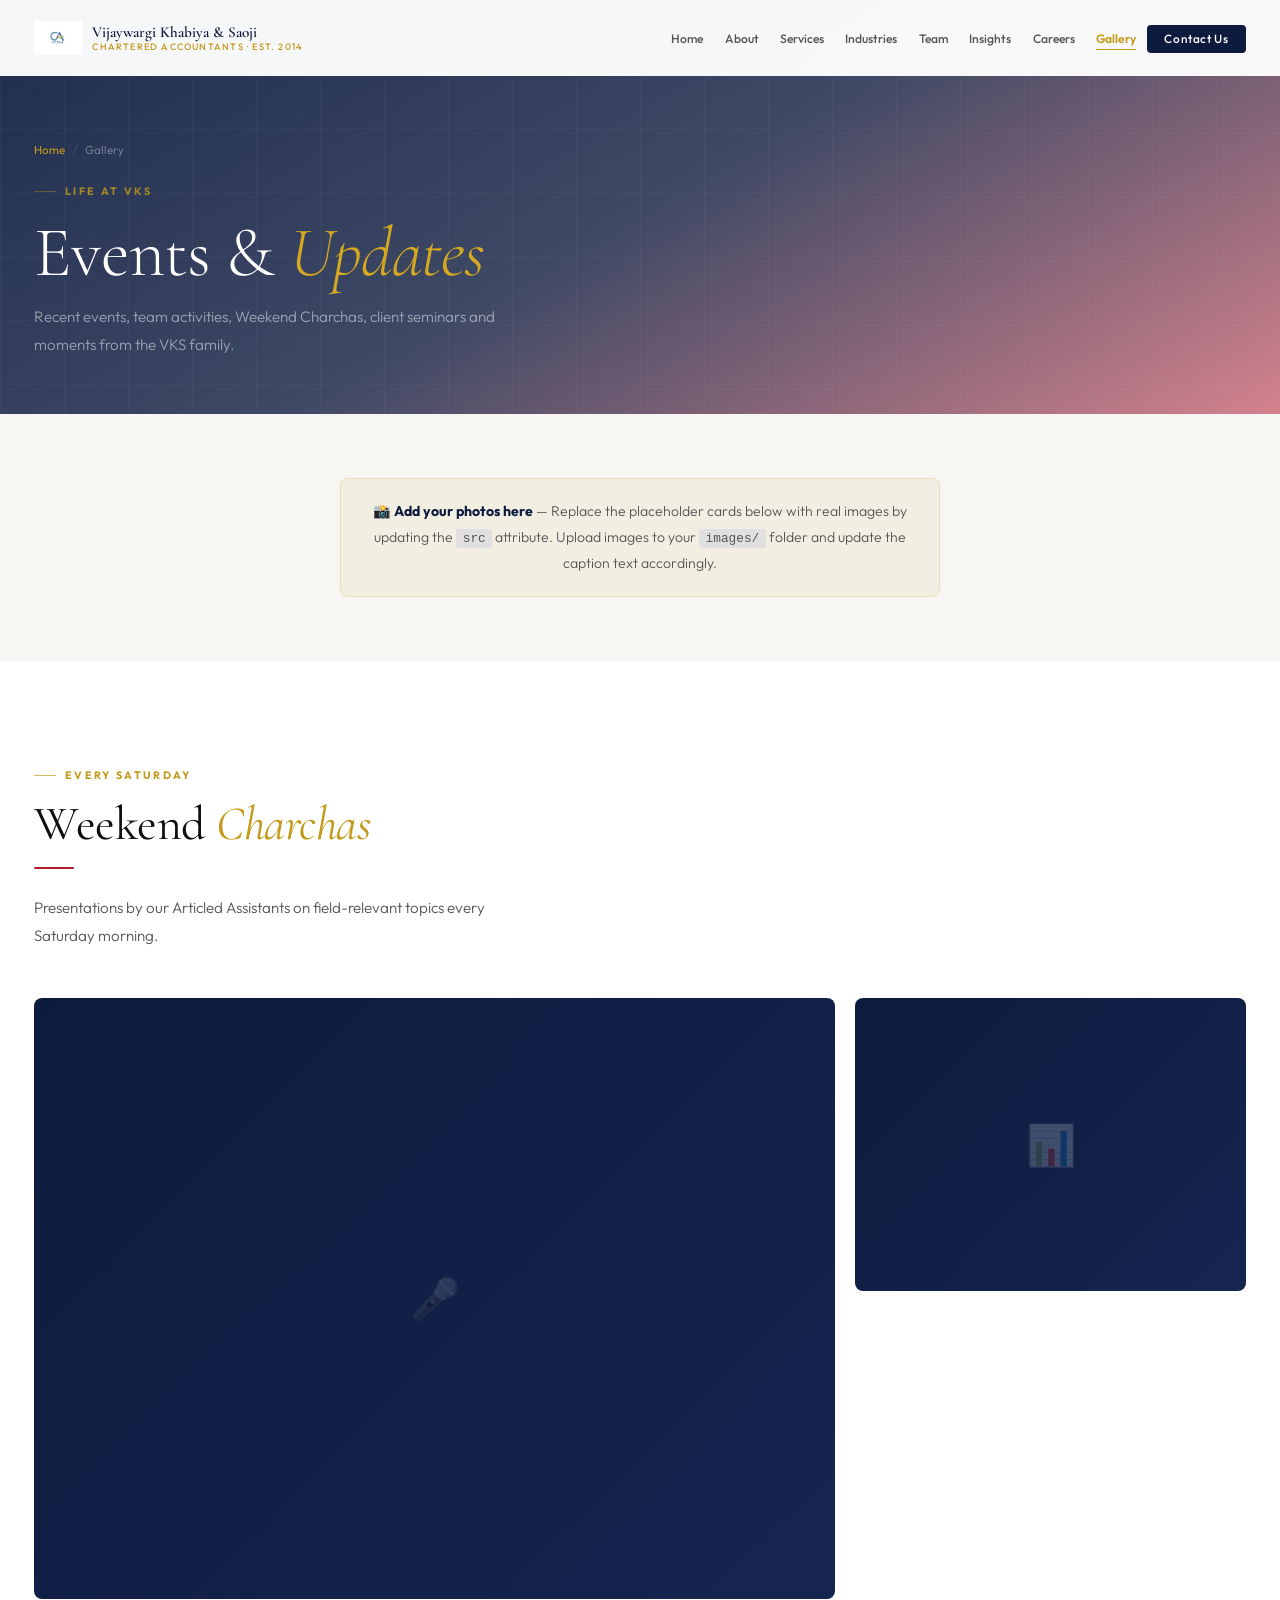
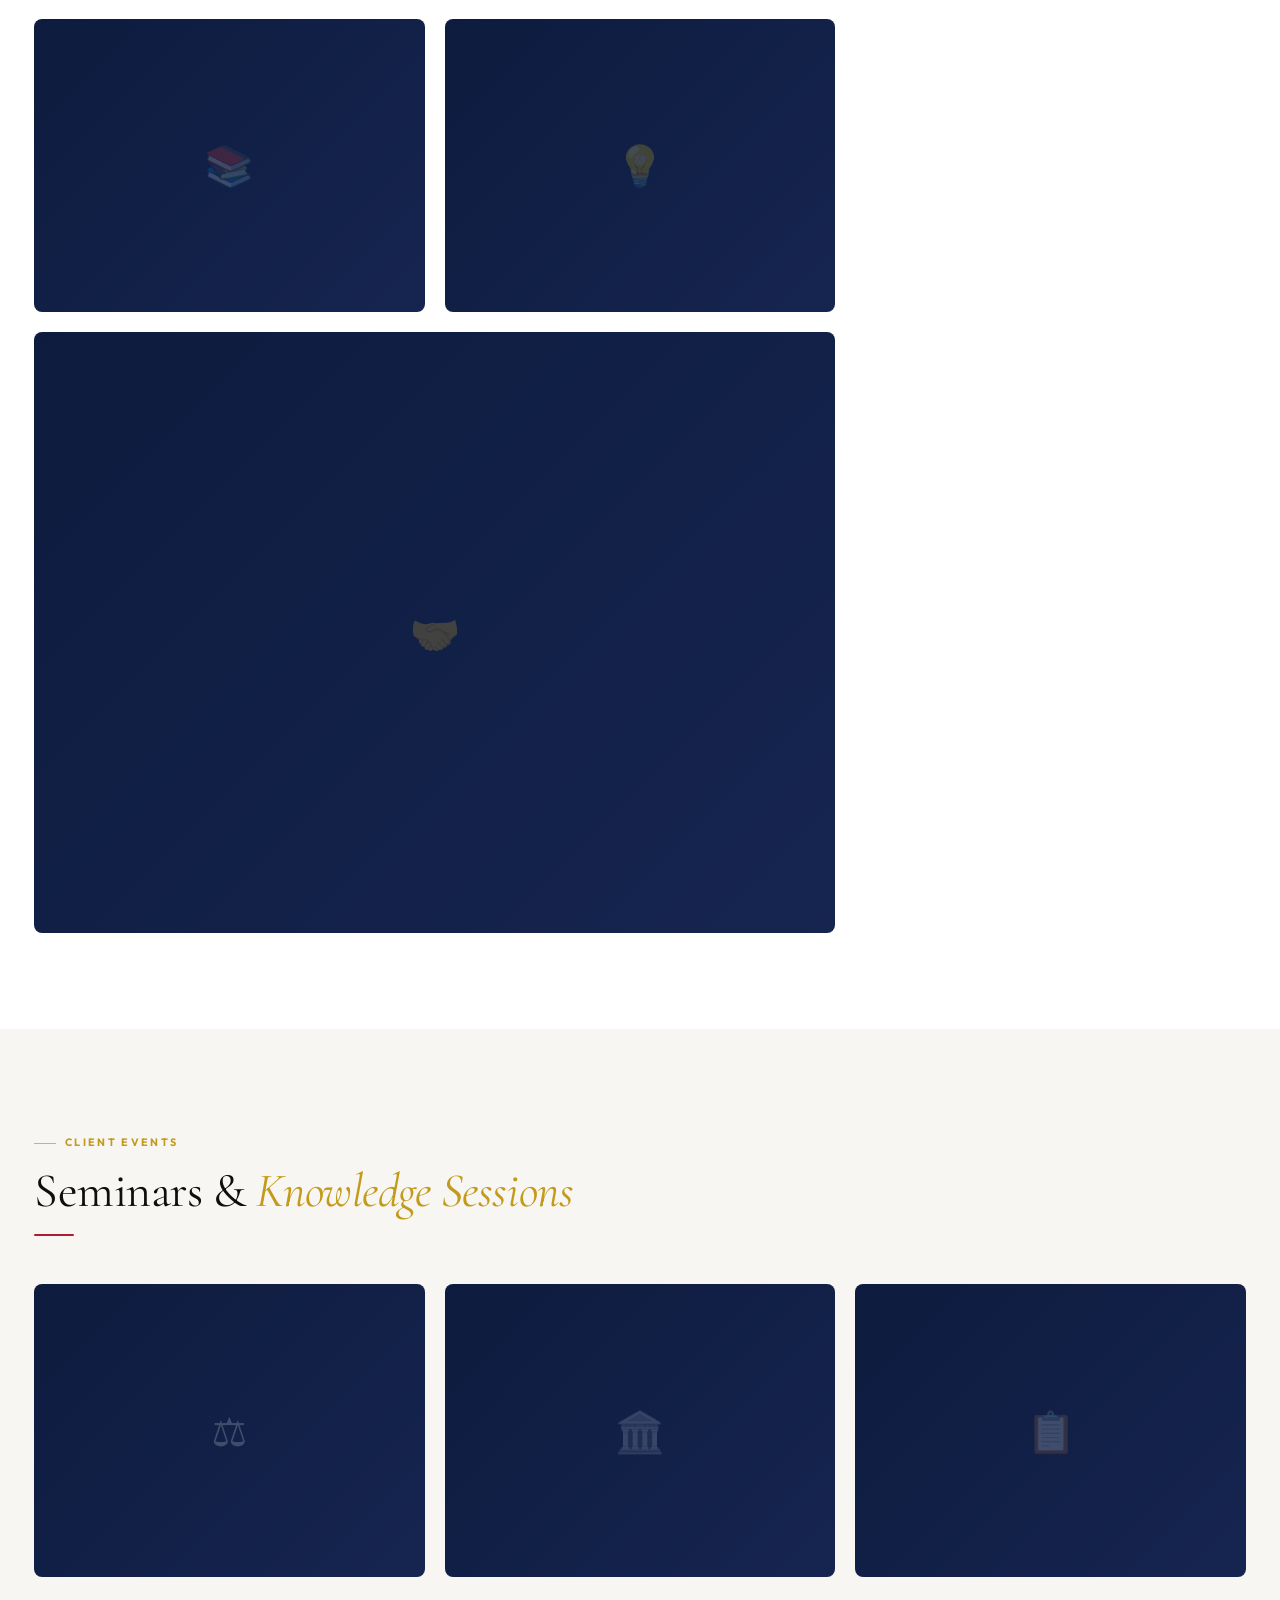
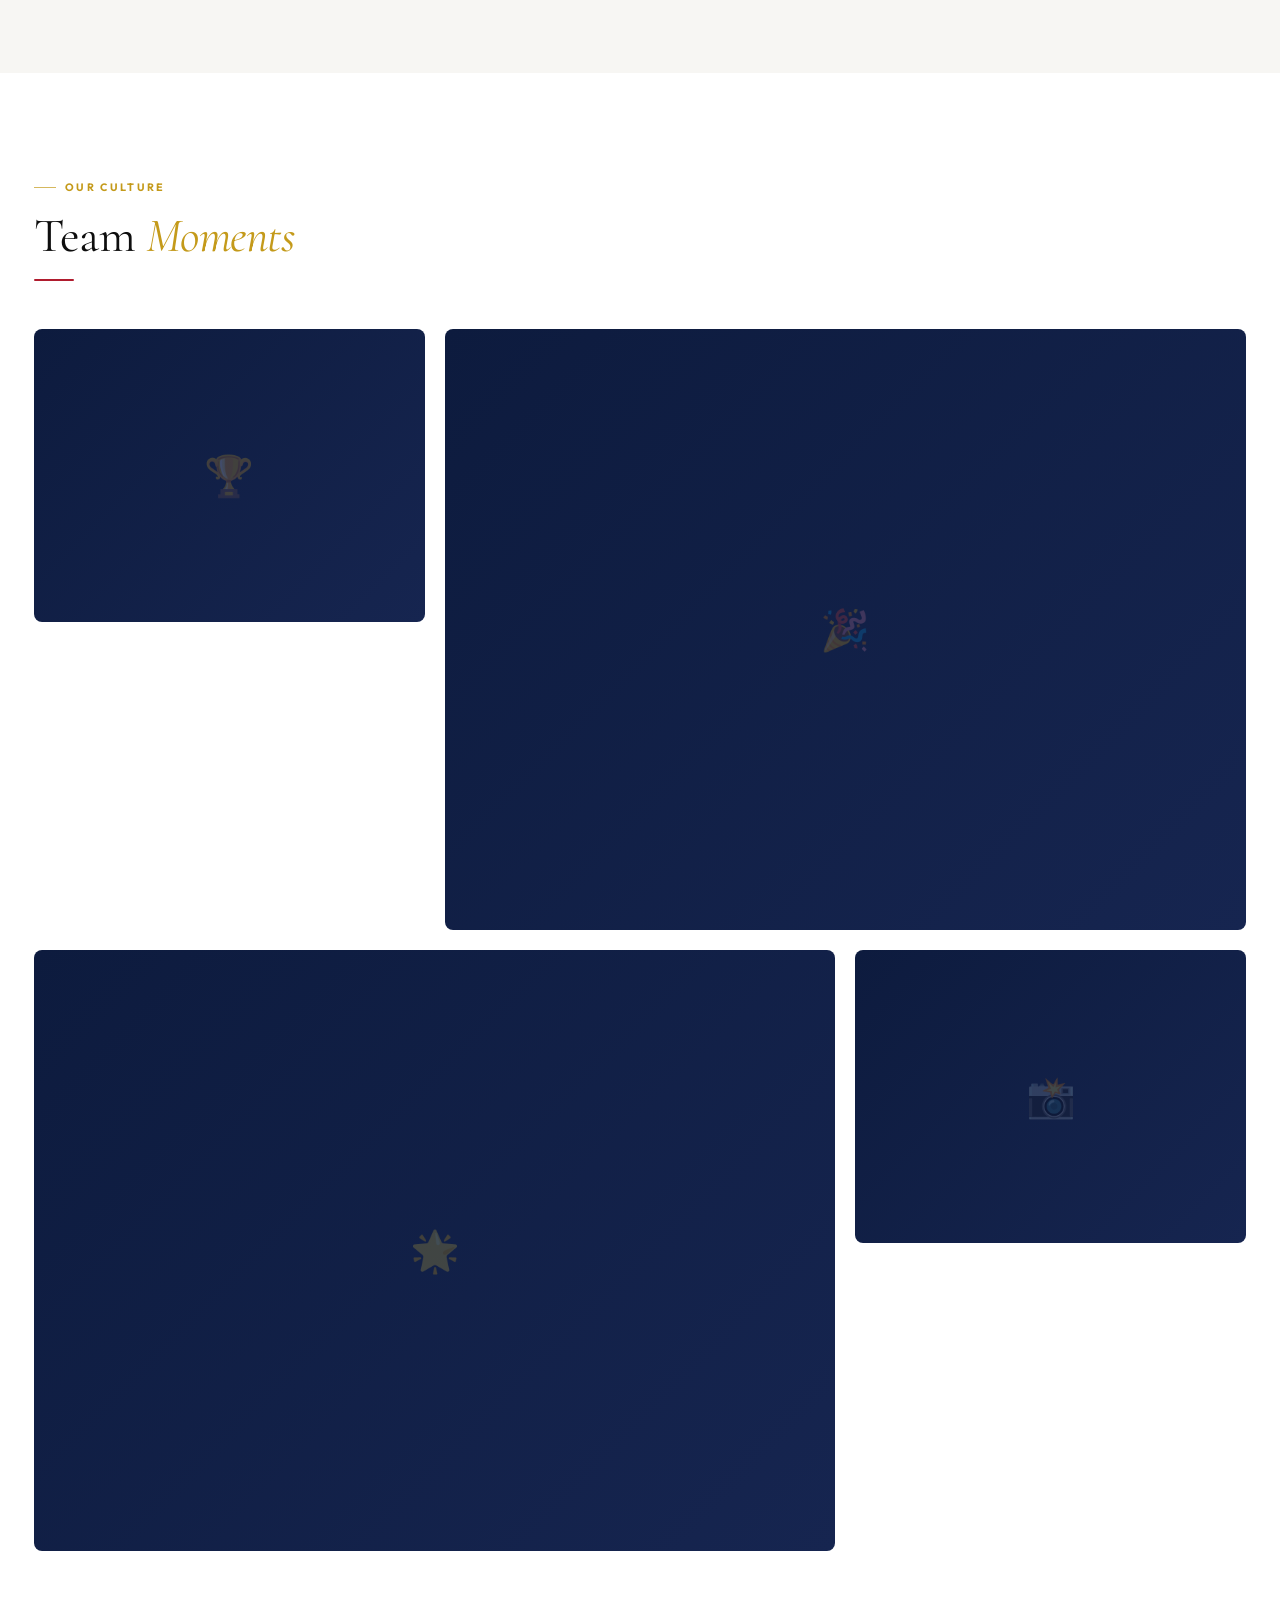
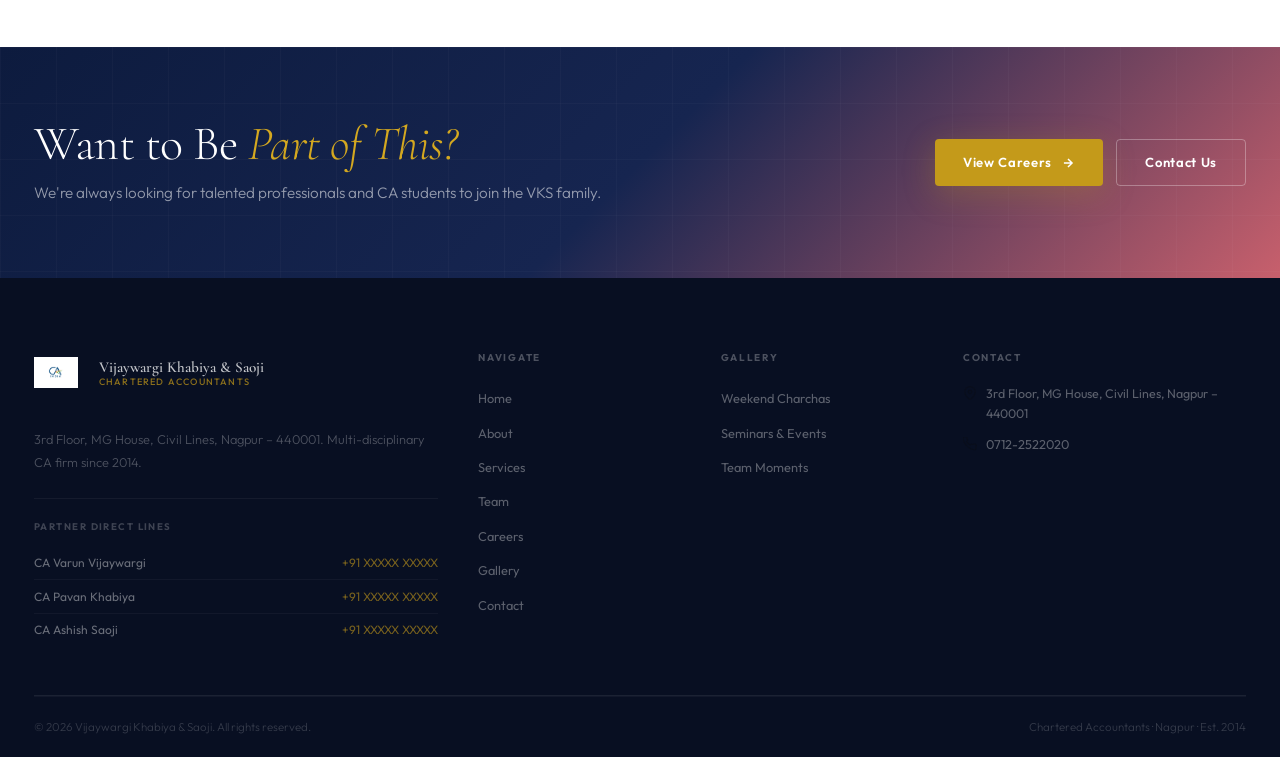
<file: gallery.html>
<!DOCTYPE html>
<html lang="en">
<head>
<meta charset="UTF-8"/>
<meta name="viewport" content="width=device-width,initial-scale=1.0"/>
<title>Gallery — Vijaywargi Khabiya &amp; Saoji | Events &amp; Updates</title>
<link rel="preconnect" href="https://fonts.googleapis.com"/>
<link rel="preconnect" href="https://fonts.gstatic.com" crossorigin/>
<link rel="stylesheet" href="https://fonts.googleapis.com/css2?family=Cormorant+Garamond:ital,wght@0,400;0,500;0,600;0,700;1,400;1,600&family=Outfit:wght@300;400;500;600;700&display=swap"/>
<link rel="stylesheet" href="style.css"/>
</head>
<body>

<!-- NAV -->
<nav class="nav">
  <div class="container nav-inner">
    <a href="index.html" class="logo">
      <img src="images/logo.jpg" alt="CA India Logo" class="logo-img"/>
      <div class="logo-text">
        <span class="logo-firm">Vijaywargi Khabiya &amp; Saoji</span>
        <span class="logo-tag">Chartered Accountants · Est. 2014</span>
      </div>
    </a>
    <ul class="nav-links">
      <li><a href="index.html">Home</a></li>
      <li><a href="about.html">About</a></li>
      <li><a href="services.html">Services</a></li>
      <li><a href="industries.html">Industries</a></li>
      <li><a href="partners.html">Team</a></li>
      <li><a href="publications.html">Insights</a></li>
      <li><a href="careers.html">Careers</a></li>
      <li><a href="gallery.html" class="nav-gallery-link active">Gallery</a></li>
      <li><a href="contact.html" class="nav-cta-btn">Contact Us</a></li>
    </ul>
    <button class="ham" aria-label="Menu"><span></span><span></span><span></span></button>
  </div>
</nav>
<div class="drawer">
  <a href="index.html">Home</a><a href="about.html">About</a><a href="services.html">Services</a>
  <a href="industries.html">Industries</a><a href="partners.html">Team</a>
  <a href="publications.html">Insights</a><a href="careers.html">Careers</a>
  <a href="gallery.html">Gallery 🖼</a>
  <a href="contact.html">Contact →</a>
</div>

<!-- PAGE HEADER -->
<div class="ph">
  <div class="container ph-inner">
    <div class="breadcrumb"><a href="index.html">Home</a><span>/</span>Gallery</div>
    <span class="eyebrow">Life at VKS</span>
    <h1>Events &amp; <em>Updates</em></h1>
    <p style="max-width:min(520px,100%);margin-top:.75rem">Recent events, team activities, Weekend Charchas, client seminars and moments from the VKS family.</p>
  </div>
</div>

<!-- GALLERY INTRO NOTE -->
<section class="pad-sm" style="background:var(--surf)">
  <div class="container tc">
    <div class="rv" style="max-width:600px;margin:0 auto;background:rgba(196,154,26,.08);border:1px solid rgba(196,154,26,.2);border-radius:var(--r);padding:1.25rem 1.75rem">
      <p style="font-size:.88rem;color:var(--ink3);margin:0">📸 <strong style="color:var(--navy)">Add your photos here</strong> — Replace the placeholder cards below with real images by updating the <code style="background:var(--line);padding:.1rem .4rem;border-radius:3px;font-size:.8rem">src</code> attribute. Upload images to your <code style="background:var(--line);padding:.1rem .4rem;border-radius:3px;font-size:.8rem">images/</code> folder and update the caption text accordingly.</p>
    </div>
  </div>
</section>

<!-- WEEKEND CHARCHAS GALLERY -->
<section class="pad">
  <div class="container">
    <div class="rv">
      <span class="eyebrow">Every Saturday</span>
      <h2>Weekend <em style="color:var(--gold)">Charchas</em></h2>
      <div class="rule"></div>
      <p style="max-width:min(480px,100%);margin-bottom:0">Presentations by our Articled Assistants on field-relevant topics every Saturday morning.</p>
    </div>
    <div class="gallery-grid">
      <div class="gallery-item span2 rv rv-d1">
        <div class="gallery-img-placeholder">🎤</div>
        <div class="gallery-overlay"><div class="gallery-caption">Weekend Charcha — March 2026 · GST Refund Procedures</div></div>
      </div>
      <div class="gallery-item rv rv-d2">
        <div class="gallery-img-placeholder">📊</div>
        <div class="gallery-overlay"><div class="gallery-caption">Article Presentation · IBC Case Study</div></div>
      </div>
      <div class="gallery-item rv rv-d1">
        <div class="gallery-img-placeholder">📚</div>
        <div class="gallery-overlay"><div class="gallery-caption">Direct Tax Session · Transfer Pricing</div></div>
      </div>
      <div class="gallery-item rv rv-d2">
        <div class="gallery-img-placeholder">💡</div>
        <div class="gallery-overlay"><div class="gallery-caption">Group Discussion · Partner Q&amp;A</div></div>
      </div>
      <div class="gallery-item span2 rv rv-d3">
        <div class="gallery-img-placeholder">🤝</div>
        <div class="gallery-overlay"><div class="gallery-caption">Team Session · February 2026</div></div>
      </div>
    </div>
  </div>
</section>

<!-- EVENTS & SEMINARS -->
<section class="pad" style="background:var(--surf)">
  <div class="container">
    <div class="rv">
      <span class="eyebrow">Client Events</span>
      <h2>Seminars &amp; <em style="color:var(--gold)">Knowledge Sessions</em></h2>
      <div class="rule"></div>
    </div>
    <div class="gallery-grid">
      <div class="gallery-item rv rv-d1">
        <div class="gallery-img-placeholder">⚖️</div>
        <div class="gallery-overlay"><div class="gallery-caption">Budget 2026 Briefing · Client Seminar</div></div>
      </div>
      <div class="gallery-item rv rv-d2">
        <div class="gallery-img-placeholder">🏛️</div>
        <div class="gallery-overlay"><div class="gallery-caption">IBC Workshop · NCLT Proceedings</div></div>
      </div>
      <div class="gallery-item rv rv-d3">
        <div class="gallery-img-placeholder">📋</div>
        <div class="gallery-overlay"><div class="gallery-caption">GST Seminar · Compliance Updates</div></div>
      </div>
    </div>
  </div>
</section>

<!-- TEAM & CULTURE -->
<section class="pad">
  <div class="container">
    <div class="rv">
      <span class="eyebrow">Our Culture</span>
      <h2>Team <em style="color:var(--gold)">Moments</em></h2>
      <div class="rule"></div>
    </div>
    <div class="gallery-grid">
      <div class="gallery-item rv rv-d1">
        <div class="gallery-img-placeholder">🏆</div>
        <div class="gallery-overlay"><div class="gallery-caption">Annual Team Meet · December 2025</div></div>
      </div>
      <div class="gallery-item span2 rv rv-d2">
        <div class="gallery-img-placeholder">🎉</div>
        <div class="gallery-overlay"><div class="gallery-caption">VKS Team · 80+ Professionals · 2025</div></div>
      </div>
      <div class="gallery-item span2 rv rv-d1">
        <div class="gallery-img-placeholder">🌟</div>
        <div class="gallery-overlay"><div class="gallery-caption">Office · 3rd Floor, MG House, Civil Lines, Nagpur</div></div>
      </div>
      <div class="gallery-item rv rv-d2">
        <div class="gallery-img-placeholder">📸</div>
        <div class="gallery-overlay"><div class="gallery-caption">Add your photo here</div></div>
      </div>
    </div>
  </div>
</section>

<!-- CTA -->
<section class="cta-strip">
  <div class="container"><div class="cta-inner">
    <div class="cta-copy rv"><h2>Want to Be <em>Part of This?</em></h2><p>We're always looking for talented professionals and CA students to join the VKS family.</p></div>
    <div class="cta-actions rv rv-d2">
      <a href="careers.html" class="btn btn-gold">View Careers <svg class="arr" viewBox="0 0 24 24" fill="none" stroke="currentColor" stroke-width="2.5"><path d="M5 12h14M12 5l7 7-7 7"/></svg></a>
      <a href="contact.html" class="btn btn-ghost">Contact Us</a>
    </div>
  </div></div>
</section>

<!-- FOOTER -->
<footer class="footer">
  <div class="container">
    <div class="footer-top">
      <div>
        <a href="index.html" class="logo" style="margin-bottom:1.1rem;display:inline-flex">
          <img src="images/logo.jpg" alt="Logo" style="width:44px;height:44px;object-fit:contain;flex-shrink:0"/>
          <div class="logo-text" style="margin-left:.65rem">
            <span class="logo-firm" style="color:rgba(255,255,255,.75)">Vijaywargi Khabiya &amp; Saoji</span>
            <span class="logo-tag" style="color:rgba(196,154,26,.7)">Chartered Accountants</span>
          </div>
        </a>
        <p class="ft-desc">3rd Floor, MG House, Civil Lines, Nagpur – 440001. Multi-disciplinary CA firm since 2014.</p>
        <div class="ft-partners">
          <h6>Partner Direct Lines</h6>
          <div class="ft-p-item"><span class="ft-p-name">CA Varun Vijaywargi</span><a href="tel:+91XXXXXXXXXX" class="ft-p-num">+91 XXXXX XXXXX</a></div>
          <div class="ft-p-item"><span class="ft-p-name">CA Pavan Khabiya</span><a href="tel:+91XXXXXXXXXX" class="ft-p-num">+91 XXXXX XXXXX</a></div>
          <div class="ft-p-item"><span class="ft-p-name">CA Ashish Saoji</span><a href="tel:+91XXXXXXXXXX" class="ft-p-num">+91 XXXXX XXXXX</a></div>
        </div>
      </div>
      <div class="ft-col"><h5>Navigate</h5><ul><li><a href="index.html">Home</a></li><li><a href="about.html">About</a></li><li><a href="services.html">Services</a></li><li><a href="partners.html">Team</a></li><li><a href="careers.html">Careers</a></li><li><a href="gallery.html">Gallery</a></li><li><a href="contact.html">Contact</a></li></ul></div>
      <div class="ft-col"><h5>Gallery</h5><ul><li><a href="gallery.html#charchas">Weekend Charchas</a></li><li><a href="gallery.html#events">Seminars &amp; Events</a></li><li><a href="gallery.html#team">Team Moments</a></li></ul></div>
      <div class="ft-col"><h5>Contact</h5><div class="ft-contact">
        <div class="ft-ci"><svg width="14" height="14" viewBox="0 0 24 24" fill="none" stroke="currentColor" stroke-width="2"><path d="M21 10c0 7-9 13-9 13s-9-6-9-13a9 9 0 0118 0z"/><circle cx="12" cy="10" r="3"/></svg><span>3rd Floor, MG House, Civil Lines, Nagpur – 440001</span></div>
        <div class="ft-ci"><svg width="14" height="14" viewBox="0 0 24 24" fill="none" stroke="currentColor" stroke-width="2"><path d="M22 16.92v3a2 2 0 01-2.18 2 19.79 19.79 0 01-8.63-3.07A19.5 19.5 0 013.07 10.8a19.79 19.79 0 01-3.07-8.68A2 2 0 012 0h3a2 2 0 012 1.72c.128.96.341 1.903.637 2.822a2 2 0 01-.45 2.109L6.09 7.91a16 16 0 006 6l1.27-1.27a2 2 0 012.11-.45c.92.296 1.86.51 2.82.637A2 2 0 0122 16.92z"/></svg><span><a href="tel:07122522020">0712-2522020</a></span></div>
      </div></div>
    </div>
    <div class="footer-bottom"><p>&copy; 2026 Vijaywargi Khabiya &amp; Saoji. All rights reserved.</p><p>Chartered Accountants · Nagpur · Est. 2014</p></div>
  </div>
</footer>

<button class="stt" aria-label="Back to top">
  <svg width="16" height="16" viewBox="0 0 24 24" fill="none" stroke="currentColor" stroke-width="2.5"><path d="M18 15l-6-6-6 6"/></svg>
</button>

<nav class="mob-nav">
  <div class="mob-nav-inner">
    <a href="index.html" class="mob-nav-item"><svg viewBox="0 0 24 24" fill="none" stroke="currentColor" stroke-width="2"><path d="M3 9l9-7 9 7v11a2 2 0 01-2 2H5a2 2 0 01-2-2z"/></svg>Home</a>
    <a href="services.html" class="mob-nav-item"><svg viewBox="0 0 24 24" fill="none" stroke="currentColor" stroke-width="2"><path d="M9 5H7a2 2 0 00-2 2v12a2 2 0 002 2h10a2 2 0 002-2V7a2 2 0 00-2-2h-2M9 5a2 2 0 002 2h2a2 2 0 002-2M9 5a2 2 0 012-2h2a2 2 0 012 2"/></svg>Services</a>
    <a href="partners.html" class="mob-nav-item"><svg viewBox="0 0 24 24" fill="none" stroke="currentColor" stroke-width="2"><path d="M17 21v-2a4 4 0 00-4-4H5a4 4 0 00-4 4v2"/><circle cx="9" cy="7" r="4"/><path d="M23 21v-2a4 4 0 00-3-3.87"/><path d="M16 3.13a4 4 0 010 7.75"/></svg>Team</a>
    <a href="careers.html" class="mob-nav-item"><svg viewBox="0 0 24 24" fill="none" stroke="currentColor" stroke-width="2"><rect x="2" y="7" width="20" height="14" rx="2"/><path d="M16 7V5a2 2 0 00-2-2h-4a2 2 0 00-2 2v2"/></svg>Careers</a>
    <a href="contact.html" class="mob-nav-item"><svg viewBox="0 0 24 24" fill="none" stroke="currentColor" stroke-width="2"><path d="M22 16.92v3a2 2 0 01-2.18 2 19.79 19.79 0 01-8.63-3.07A19.5 19.5 0 013.07 10.8a19.79 19.79 0 01-3.07-8.68A2 2 0 012 0h3a2 2 0 012 1.72c.128.96.341 1.903.637 2.822a2 2 0 01-.45 2.109L6.09 7.91a16 16 0 006 6l1.27-1.27a2 2 0 012.11-.45c.92.296 1.86.51 2.82.637A2 2 0 0122 16.92z"/></svg>Contact</a>
  </div>
</nav>
<script src="main.js"></script>
</body>
</html>
</file>
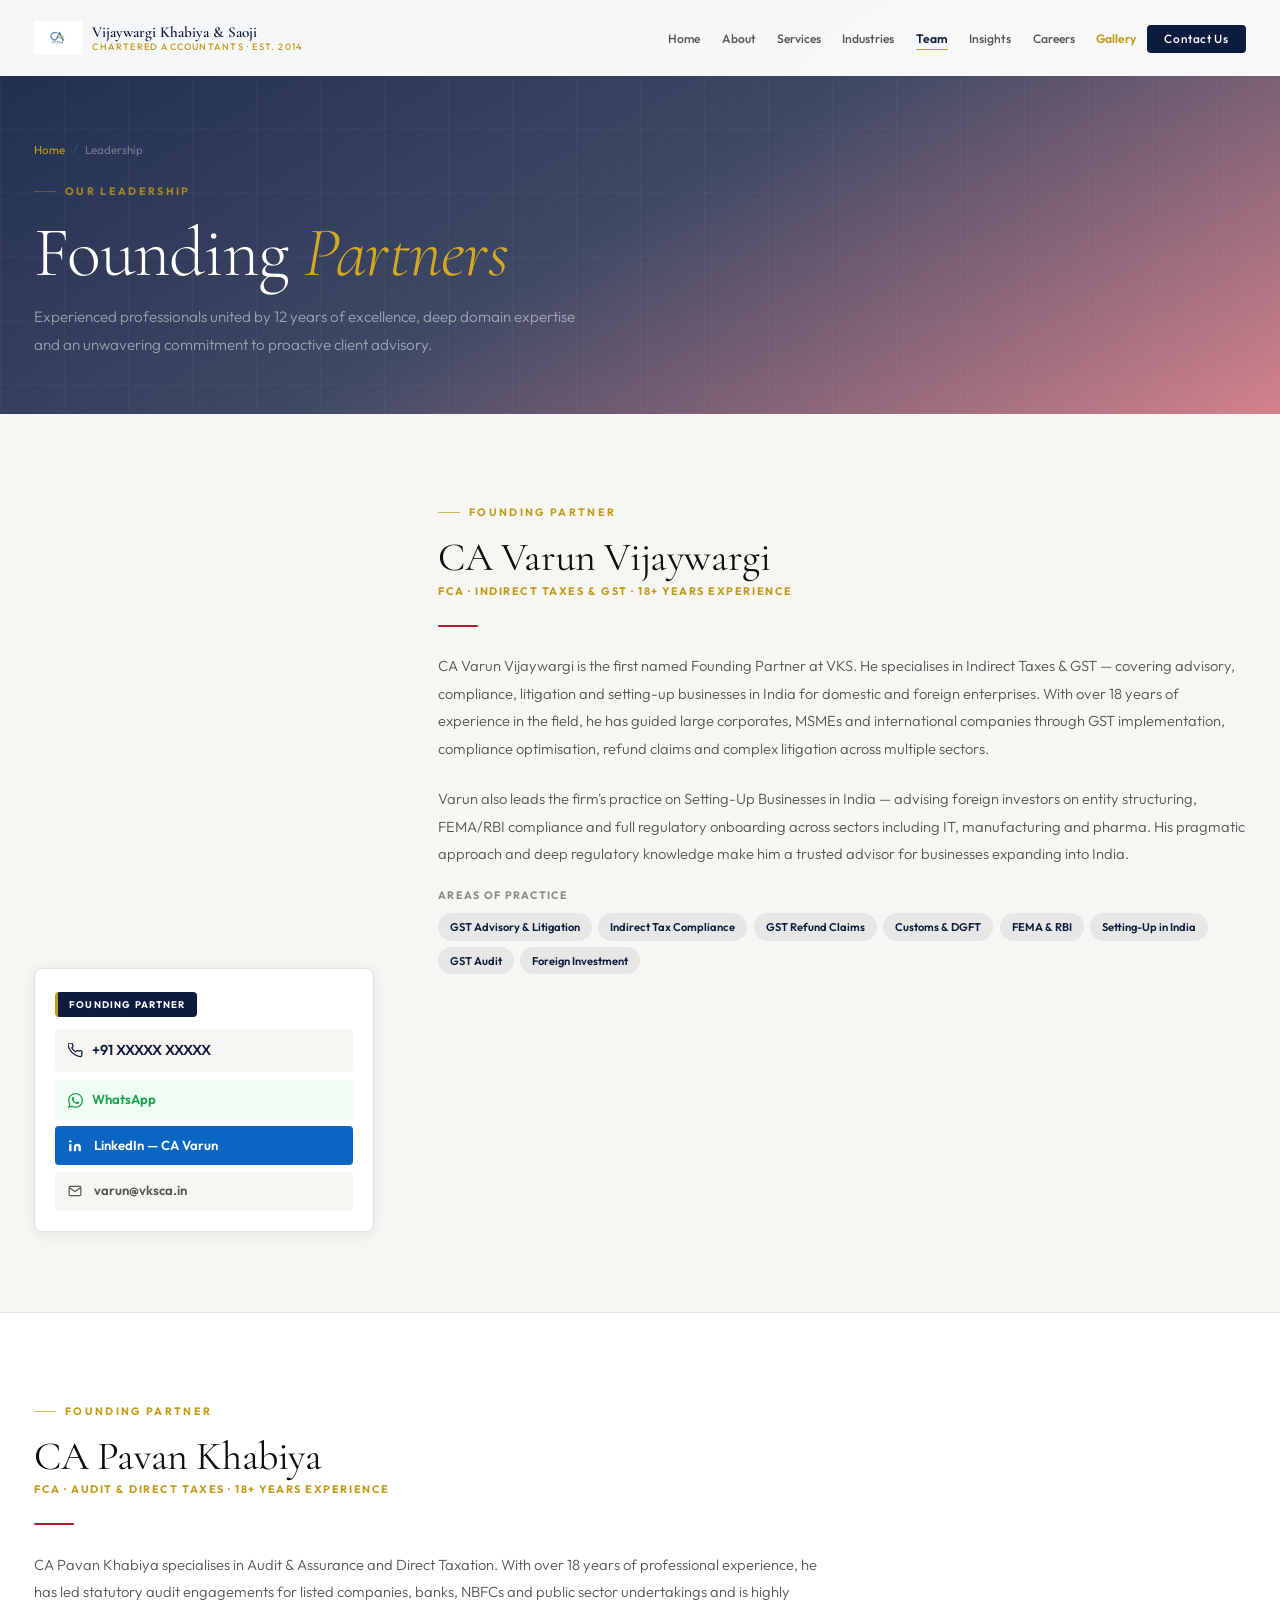
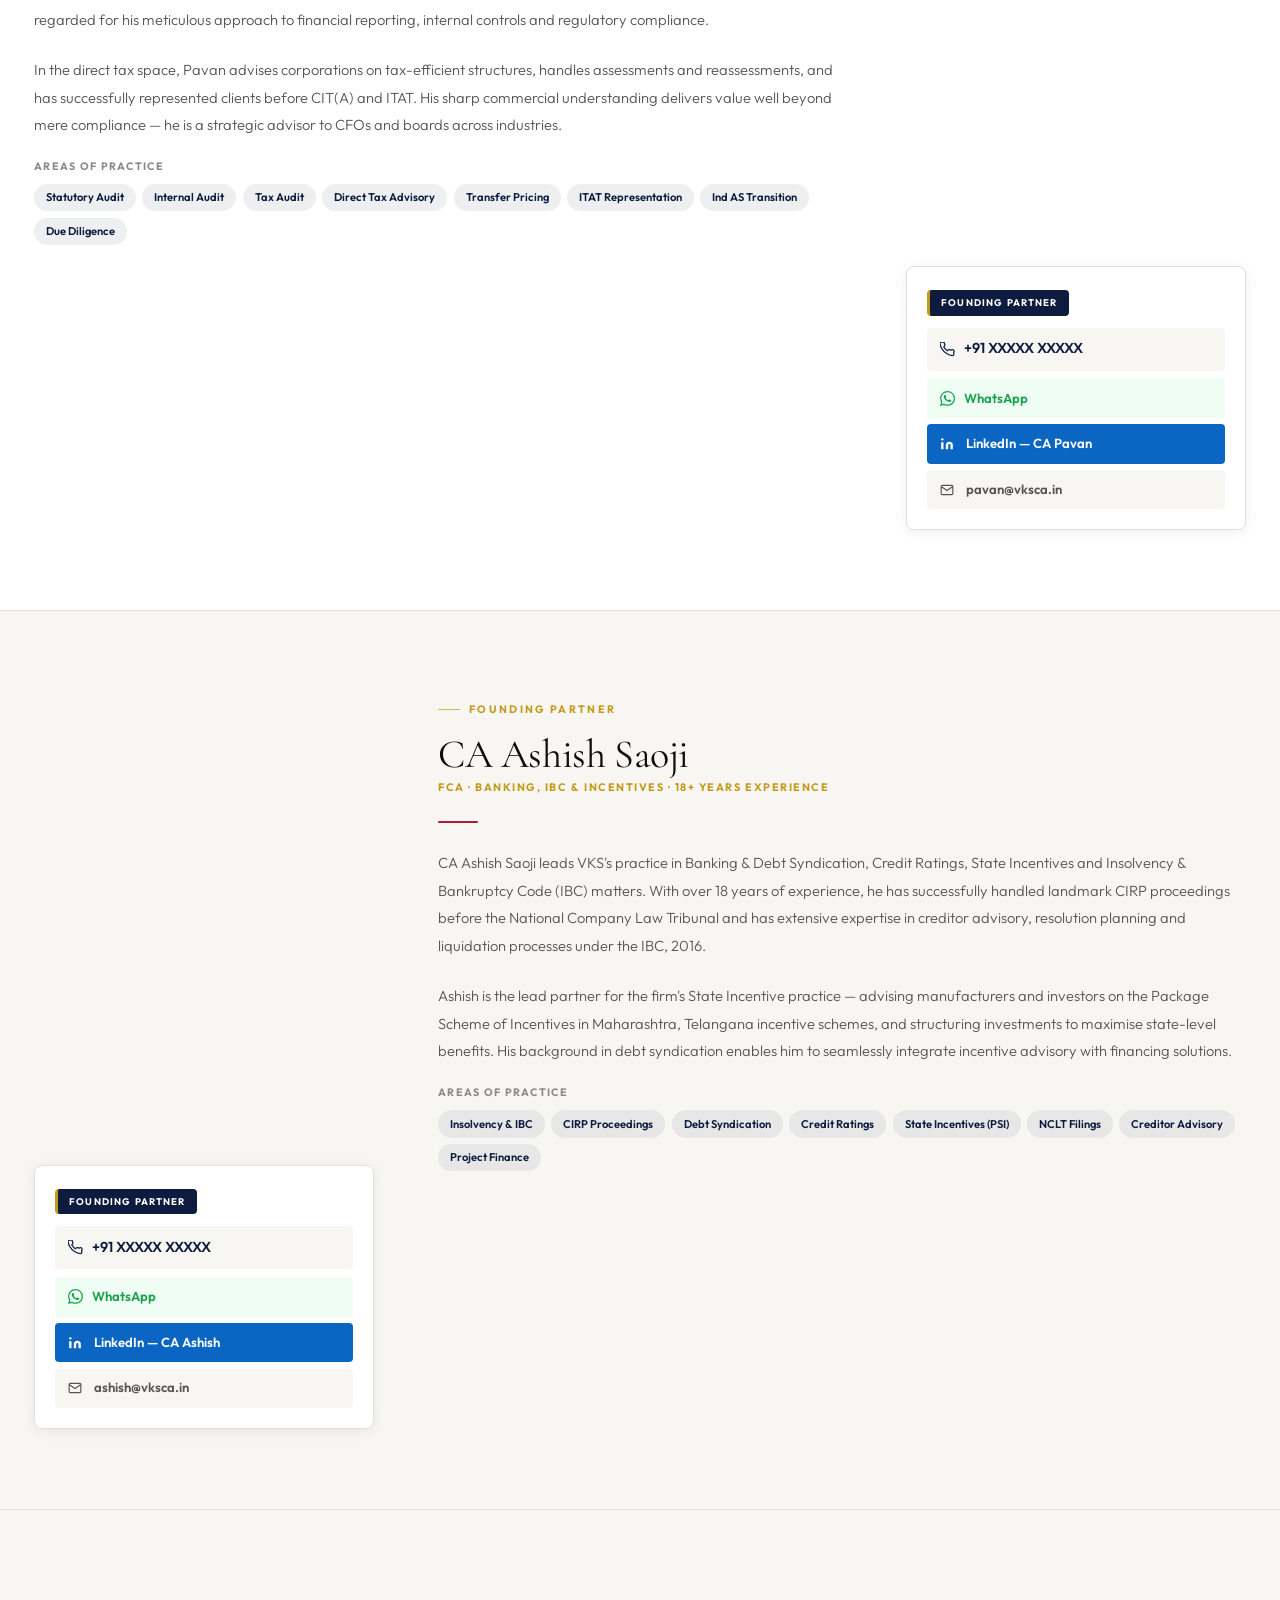
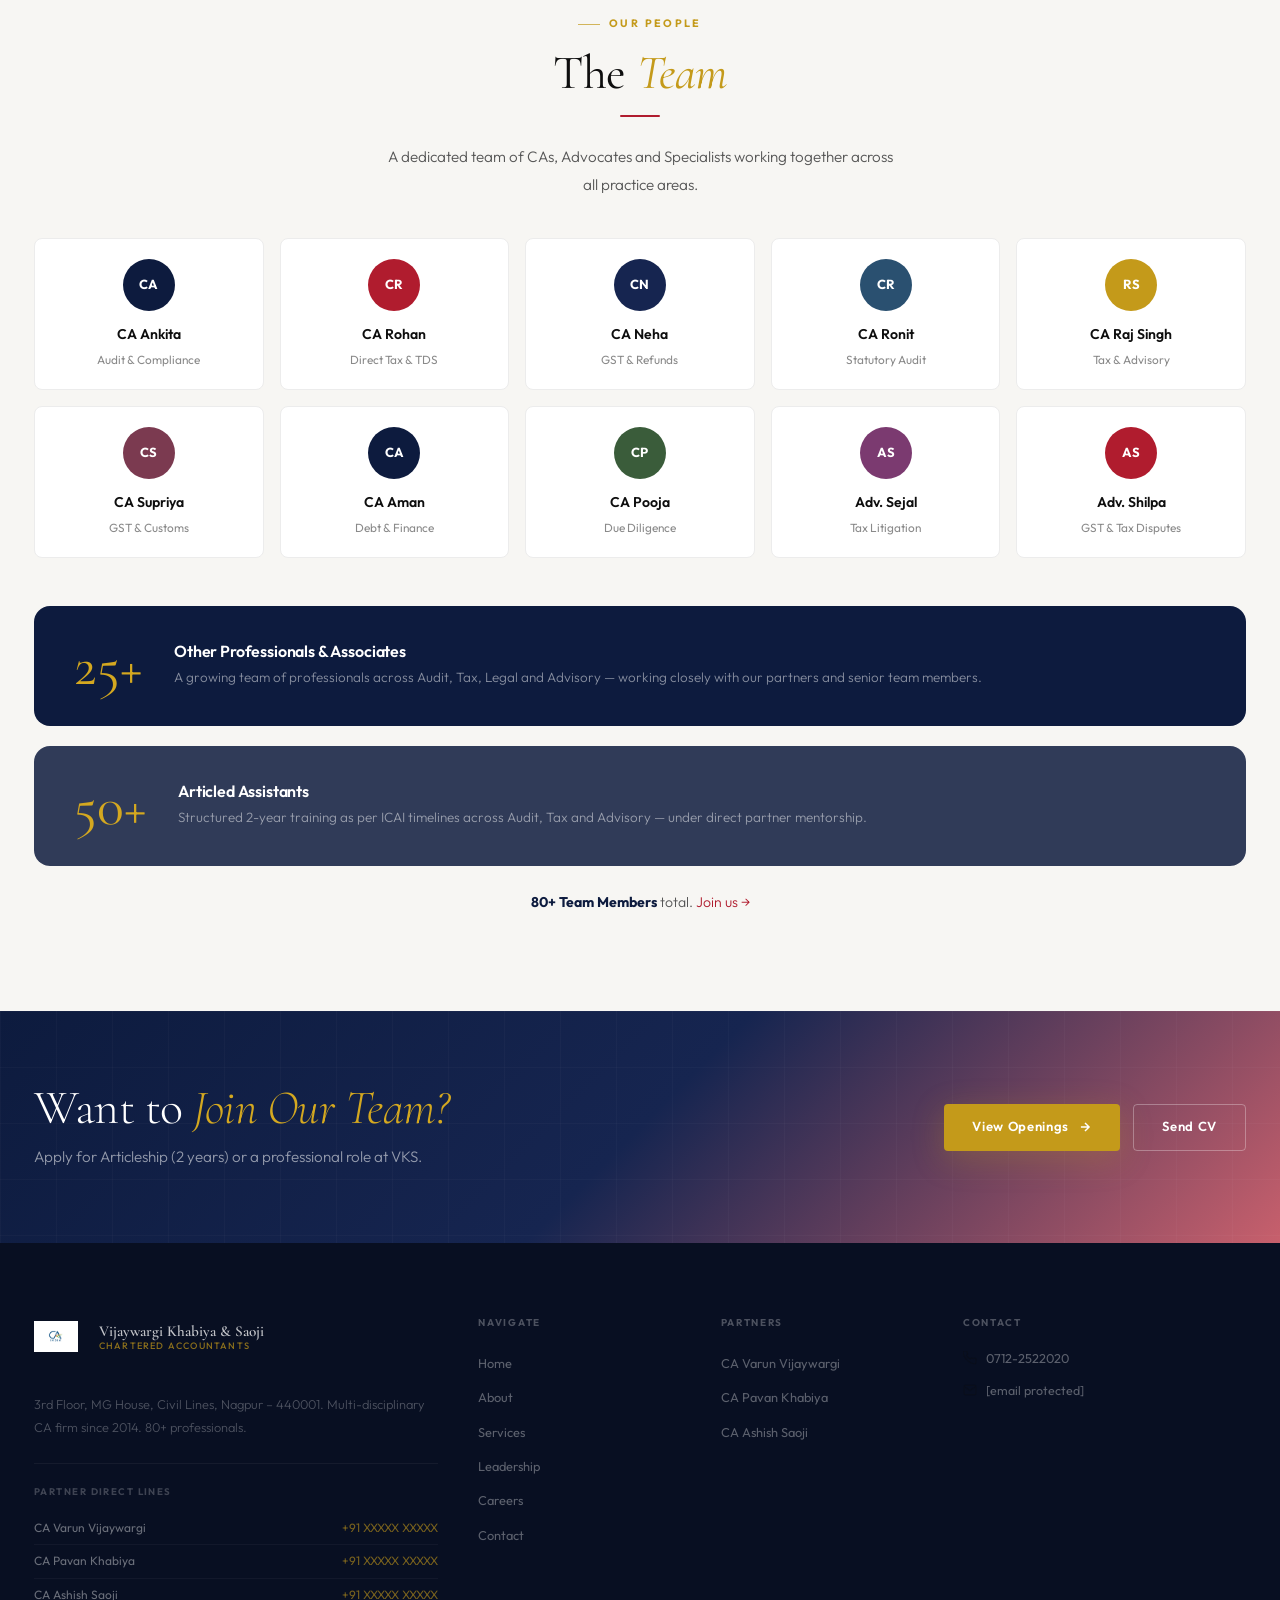
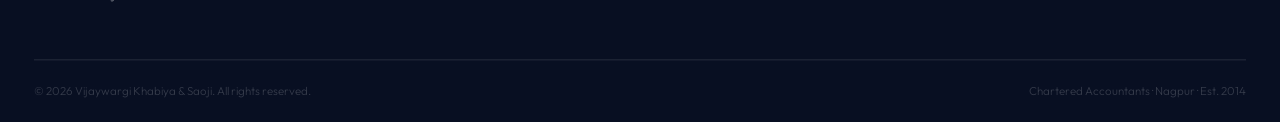
<file: partners.html>
<!DOCTYPE html>
<html lang="en">
<head>
<meta charset="UTF-8"/>
<meta name="viewport" content="width=device-width,initial-scale=1.0"/>
<title>Leadership — Vijaywargi Khabiya &amp; Saoji | Chartered Accountants</title>
<meta name="description" content="Meet the founding partners of VKS — CA Varun Vijaywargi, CA Pavan Khabiya and CA Ashish Saoji — and our wider team of 80+ professionals."/>
<link rel="preconnect" href="https://fonts.googleapis.com"/>
<link rel="preconnect" href="https://fonts.gstatic.com" crossorigin/>
<link rel="stylesheet" href="https://fonts.googleapis.com/css2?family=Cormorant+Garamond:ital,wght@0,400;0,500;0,600;0,700;1,400;1,600&family=Outfit:wght@300;400;500;600;700&display=swap"/>
<link rel="stylesheet" href="style.css"/>
<style>
.careers-inner{display:grid;grid-template-columns:1fr 1fr;gap:4rem;align-items:center}
.career-num{font-family:'Cormorant Garamond',serif;font-size:2rem;font-weight:300;color:var(--gold);opacity:.5;line-height:1;flex-shrink:0;min-width:2.5rem}
.career-item{display:flex;align-items:flex-start;gap:1.25rem;padding:1rem 0;border-bottom:1px solid rgba(255,255,255,.06)}
.career-item:last-child{border:none}
.career-item h4{font-size:.9rem;font-weight:600;color:var(--white);margin-bottom:.25rem}
.career-item p{font-size:.82rem;color:rgba(255,255,255,.45)}
.careers{background:linear-gradient(135deg,var(--navy) 0%,var(--navy2) 60%,rgba(176,28,46,.5) 100%);padding:88px 0;position:relative;overflow:hidden}
.careers::before{content:'';position:absolute;inset:0;background-image:linear-gradient(rgba(255,255,255,.02) 1px,transparent 1px),linear-gradient(90deg,rgba(255,255,255,.02) 1px,transparent 1px);background-size:60px 60px}
@media(max-width:900px){.careers-inner{grid-template-columns:1fr;gap:3rem}}
</style>
</head>
<body>

<!-- NAV -->
<nav class="nav">
  <div class="container nav-inner">
    <a href="index.html" class="logo">
      <img src="images/logo.jpg" alt="CA India Logo" class="logo-img"/>
      <div class="logo-text">
        <span class="logo-firm">Vijaywargi Khabiya &amp; Saoji</span>
        <span class="logo-tag">Chartered Accountants · Est. 2014</span>
      </div>
    </a>
        <ul class="nav-links">
      <li><a href="index.html">Home</a></li>
      <li><a href="about.html">About</a></li>
      <li><a href="services.html">Services</a></li>
      <li><a href="industries.html">Industries</a></li>
      <li><a href="partners.html" class="active">Team</a></li>
      <li><a href="publications.html">Insights</a></li>
      <li><a href="careers.html">Careers</a></li>
      <li><a href="gallery.html" class="nav-gallery-link">Gallery</a></li>
      <li><a href="contact.html" class="nav-cta-btn">Contact Us</a></li>
    </ul>
    <button class="ham" aria-label="Menu"><span></span><span></span><span></span></button>
  </div>
</nav>
<div class="drawer">
  <a href="index.html">Home</a><a href="about.html">About</a><a href="services.html">Services</a>
  <a href="industries.html">Industries</a><a href="partners.html">Team</a>
  <a href="publications.html">Insights</a><a href="careers.html">Careers</a>
  <a href="gallery.html">Gallery 🖼</a>
  <a href="contact.html">Contact →</a>
</div>

<!-- PAGE HEADER -->
<div class="ph">
  <div class="container ph-inner">
    <div class="breadcrumb"><a href="index.html">Home</a><span>/</span>Leadership</div>
    <span class="eyebrow">Our Leadership</span>
    <h1>Founding <em>Partners</em></h1>
    <p style="max-width:min(560px,100%);margin-top:.75rem">Experienced professionals united by 12 years of excellence, deep domain expertise and an unwavering commitment to proactive client advisory.</p>
  </div>
</div>

<!-- ══ CA VARUN VIJAYWARGI ══ -->
<section class="partner-feature" id="varun">
  <div class="container">
    <div class="pf-layout">
      <!-- STICKY LEFT -->
      <div class="pf-img-col">
        <div class="pf-sticky">
          <img src="images/varun.jpg" alt="CA Varun Vijaywargi" class="pf-img rv-scale" loading="lazy"/>
          <div class="pf-card">
            <div class="pf-badge">Founding Partner</div>
            <a href="tel:+91XXXXXXXXXX" class="pf-mobile-link">
              <svg width="15" height="15" viewBox="0 0 24 24" fill="none" stroke="currentColor" stroke-width="2"><path d="M22 16.92v3a2 2 0 01-2.18 2 19.79 19.79 0 01-8.63-3.07A19.5 19.5 0 013.07 10.8a19.79 19.79 0 01-3.07-8.68A2 2 0 012 0h3a2 2 0 012 1.72 12.84 12.84 0 00.7 2.81 2 2 0 01-.45 2.11L6.09 7.91a16 16 0 006 6l1.27-1.27a2 2 0 012.11-.45 12.84 12.84 0 002.81.7A2 2 0 0122 16z"/></svg>
              +91 XXXXX XXXXX
            </a>
            <a href="https://wa.me/91XXXXXXXXXX" class="pf-wa-link" target="_blank" rel="noopener">
              <svg width="15" height="15" viewBox="0 0 24 24" fill="currentColor"><path d="M17.472 14.382c-.297-.149-1.758-.867-2.03-.967-.273-.099-.471-.148-.67.15-.197.297-.767.966-.94 1.164-.173.199-.347.223-.644.075-.297-.15-1.255-.463-2.39-1.475-.883-.788-1.48-1.761-1.653-2.059-.173-.297-.018-.458.13-.606.134-.133.298-.347.446-.52.149-.174.198-.298.298-.497.099-.198.05-.371-.025-.52-.075-.149-.669-1.612-.916-2.207-.242-.579-.487-.5-.669-.51-.173-.008-.371-.01-.57-.01-.198 0-.52.074-.792.372-.272.297-1.04 1.016-1.04 2.479 0 1.462 1.065 2.875 1.213 3.074.149.198 2.096 3.2 5.077 4.487.709.306 1.262.489 1.694.625.712.227 1.36.195 1.871.118.571-.085 1.758-.719 2.006-1.413.248-.694.248-1.289.173-1.413-.074-.124-.272-.198-.57-.347m-5.421 7.403h-.004a9.87 9.87 0 01-5.031-1.378l-.361-.214-3.741.982.998-3.648-.235-.374a9.86 9.86 0 01-1.51-5.26c.001-5.45 4.436-9.884 9.888-9.884 2.64 0 5.122 1.03 6.988 2.898a9.825 9.825 0 012.893 6.994c-.003 5.45-4.437 9.884-9.885 9.884m8.413-18.297A11.815 11.815 0 0012.05 0C5.495 0 .16 5.335.157 11.892c0 2.096.547 4.142 1.588 5.945L.057 24l6.305-1.654a11.882 11.882 0 005.683 1.448h.005c6.554 0 11.89-5.335 11.893-11.893a11.821 11.821 0 00-3.48-8.413z"/></svg>
              WhatsApp
            </a>
            <a href="#" class="pf-linkedin" target="_blank" rel="noopener">
              <svg viewBox="0 0 24 24" fill="currentColor" width="14" height="14"><path d="M16 8a6 6 0 016 6v7h-4v-7a2 2 0 00-2-2 2 2 0 00-2 2v7h-4v-7a6 6 0 016-6zM2 9h4v12H2z"/><circle cx="4" cy="4" r="2"/></svg>&nbsp;LinkedIn — CA Varun
            </a>
            <a href="mailto:varun@vksca.in" class="pf-email">
              <svg viewBox="0 0 24 24" fill="none" stroke="currentColor" stroke-width="2" width="14" height="14"><path d="M4 4h16c1.1 0 2 .9 2 2v12c0 1.1-.9 2-2 2H4c-1.1 0-2-.9-2-2V6c0-1.1.9-2 2-2z"/><polyline points="22,6 12,13 2,6"/></svg>&nbsp;varun@vksca.in
            </a>
          </div>
        </div>
      </div>
      <!-- CONTENT RIGHT -->
      <div class="pf-content">
        <span class="eyebrow rv">Founding Partner</span>
        <h2 class="pf-name rv rv-d1">CA Varun Vijaywargi</h2>
        <div class="pf-spec rv rv-d1">FCA · Indirect Taxes &amp; GST · 18+ Years Experience</div>
        <div class="rule rv rv-d2"></div>
        <p class="pf-bio rv rv-d2">CA Varun Vijaywargi is the first named Founding Partner at VKS. He specialises in Indirect Taxes &amp; GST — covering advisory, compliance, litigation and setting-up businesses in India for domestic and foreign enterprises. With over 18 years of experience in the field, he has guided large corporates, MSMEs and international companies through GST implementation, compliance optimisation, refund claims and complex litigation across multiple sectors.</p>
        <p class="pf-bio rv rv-d2">Varun also leads the firm's practice on Setting-Up Businesses in India — advising foreign investors on entity structuring, FEMA/RBI compliance and full regulatory onboarding across sectors including IT, manufacturing and pharma. His pragmatic approach and deep regulatory knowledge make him a trusted advisor for businesses expanding into India.</p>
        <div class="pf-areas rv rv-d3">
          <h4>Areas of Practice</h4>
          <div class="pf-tags">
            <span class="pf-tag">GST Advisory &amp; Litigation</span>
            <span class="pf-tag">Indirect Tax Compliance</span>
            <span class="pf-tag">GST Refund Claims</span>
            <span class="pf-tag">Customs &amp; DGFT</span>
            <span class="pf-tag">FEMA &amp; RBI</span>
            <span class="pf-tag">Setting-Up in India</span>
            <span class="pf-tag">GST Audit</span>
            <span class="pf-tag">Foreign Investment</span>
          </div>
        </div>
        <div class="rv rv-d3" style="display:flex;gap:.75rem;flex-wrap:wrap;align-items:center">
        </div>
      </div>
    </div>
  </div>
</section>

<!-- ══ CA PAVAN KHABIYA ══ -->
<section class="partner-feature" id="pavan">
  <div class="container">
    <div class="pf-layout flip">
      <div class="pf-img-col">
        <div class="pf-sticky">
          <img src="images/pavan.jpg" alt="CA Pavan Khabiya" class="pf-img rv-scale" loading="lazy"/>
          <div class="pf-card">
            <div class="pf-badge">Founding Partner</div>
            <a href="tel:+91XXXXXXXXXX" class="pf-mobile-link">
              <svg width="15" height="15" viewBox="0 0 24 24" fill="none" stroke="currentColor" stroke-width="2"><path d="M22 16.92v3a2 2 0 01-2.18 2 19.79 19.79 0 01-8.63-3.07A19.5 19.5 0 013.07 10.8a19.79 19.79 0 01-3.07-8.68A2 2 0 012 0h3a2 2 0 012 1.72 12.84 12.84 0 00.7 2.81 2 2 0 01-.45 2.11L6.09 7.91a16 16 0 006 6l1.27-1.27a2 2 0 012.11-.45 12.84 12.84 0 002.81.7A2 2 0 0122 16z"/></svg>
              +91 XXXXX XXXXX
            </a>
            <a href="https://wa.me/91XXXXXXXXXX" class="pf-wa-link" target="_blank" rel="noopener">
              <svg width="15" height="15" viewBox="0 0 24 24" fill="currentColor"><path d="M17.472 14.382c-.297-.149-1.758-.867-2.03-.967-.273-.099-.471-.148-.67.15-.197.297-.767.966-.94 1.164-.173.199-.347.223-.644.075-.297-.15-1.255-.463-2.39-1.475-.883-.788-1.48-1.761-1.653-2.059-.173-.297-.018-.458.13-.606.134-.133.298-.347.446-.52.149-.174.198-.298.298-.497.099-.198.05-.371-.025-.52-.075-.149-.669-1.612-.916-2.207-.242-.579-.487-.5-.669-.51-.173-.008-.371-.01-.57-.01-.198 0-.52.074-.792.372-.272.297-1.04 1.016-1.04 2.479 0 1.462 1.065 2.875 1.213 3.074.149.198 2.096 3.2 5.077 4.487.709.306 1.262.489 1.694.625.712.227 1.36.195 1.871.118.571-.085 1.758-.719 2.006-1.413.248-.694.248-1.289.173-1.413-.074-.124-.272-.198-.57-.347m-5.421 7.403h-.004a9.87 9.87 0 01-5.031-1.378l-.361-.214-3.741.982.998-3.648-.235-.374a9.86 9.86 0 01-1.51-5.26c.001-5.45 4.436-9.884 9.888-9.884 2.64 0 5.122 1.03 6.988 2.898a9.825 9.825 0 012.893 6.994c-.003 5.45-4.437 9.884-9.885 9.884m8.413-18.297A11.815 11.815 0 0012.05 0C5.495 0 .16 5.335.157 11.892c0 2.096.547 4.142 1.588 5.945L.057 24l6.305-1.654a11.882 11.882 0 005.683 1.448h.005c6.554 0 11.89-5.335 11.893-11.893a11.821 11.821 0 00-3.48-8.413z"/></svg>
              WhatsApp
            </a>
            <a href="#" class="pf-linkedin" target="_blank" rel="noopener">
              <svg viewBox="0 0 24 24" fill="currentColor" width="14" height="14"><path d="M16 8a6 6 0 016 6v7h-4v-7a2 2 0 00-2-2 2 2 0 00-2 2v7h-4v-7a6 6 0 016-6zM2 9h4v12H2z"/><circle cx="4" cy="4" r="2"/></svg>&nbsp;LinkedIn — CA Pavan
            </a>
            <a href="mailto:pavan@vksca.in" class="pf-email">
              <svg viewBox="0 0 24 24" fill="none" stroke="currentColor" stroke-width="2" width="14" height="14"><path d="M4 4h16c1.1 0 2 .9 2 2v12c0 1.1-.9 2-2 2H4c-1.1 0-2-.9-2-2V6c0-1.1.9-2 2-2z"/><polyline points="22,6 12,13 2,6"/></svg>&nbsp;pavan@vksca.in
            </a>
          </div>
        </div>
      </div>
      <div class="pf-content">
        <span class="eyebrow rv">Founding Partner</span>
        <h2 class="pf-name rv rv-d1">CA Pavan Khabiya</h2>
        <div class="pf-spec rv rv-d1">FCA · Audit &amp; Direct Taxes · 18+ Years Experience</div>
        <div class="rule rv rv-d2"></div>
        <p class="pf-bio rv rv-d2">CA Pavan Khabiya specialises in Audit &amp; Assurance and Direct Taxation. With over 18 years of professional experience, he has led statutory audit engagements for listed companies, banks, NBFCs and public sector undertakings and is highly regarded for his meticulous approach to financial reporting, internal controls and regulatory compliance.</p>
        <p class="pf-bio rv rv-d2">In the direct tax space, Pavan advises corporations on tax-efficient structures, handles assessments and reassessments, and has successfully represented clients before CIT(A) and ITAT. His sharp commercial understanding delivers value well beyond mere compliance — he is a strategic advisor to CFOs and boards across industries.</p>
        <div class="pf-areas rv rv-d3">
          <h4>Areas of Practice</h4>
          <div class="pf-tags">
            <span class="pf-tag">Statutory Audit</span>
            <span class="pf-tag">Internal Audit</span>
            <span class="pf-tag">Tax Audit</span>
            <span class="pf-tag">Direct Tax Advisory</span>
            <span class="pf-tag">Transfer Pricing</span>
            <span class="pf-tag">ITAT Representation</span>
            <span class="pf-tag">Ind AS Transition</span>
            <span class="pf-tag">Due Diligence</span>
          </div>
        </div>
        <div class="rv rv-d3" style="display:flex;gap:.75rem;flex-wrap:wrap;align-items:center">
        </div>
      </div>
    </div>
  </div>
</section>

<!-- ══ CA ASHISH SAOJI ══ -->
<section class="partner-feature" id="ashish">
  <div class="container">
    <div class="pf-layout">
      <div class="pf-img-col">
        <div class="pf-sticky">
          <img src="images/ashish.jpg" alt="CA Ashish Saoji" class="pf-img rv-scale" loading="lazy"/>
          <div class="pf-card">
            <div class="pf-badge">Founding Partner</div>
            <a href="tel:+91XXXXXXXXXX" class="pf-mobile-link">
              <svg width="15" height="15" viewBox="0 0 24 24" fill="none" stroke="currentColor" stroke-width="2"><path d="M22 16.92v3a2 2 0 01-2.18 2 19.79 19.79 0 01-8.63-3.07A19.5 19.5 0 013.07 10.8a19.79 19.79 0 01-3.07-8.68A2 2 0 012 0h3a2 2 0 012 1.72 12.84 12.84 0 00.7 2.81 2 2 0 01-.45 2.11L6.09 7.91a16 16 0 006 6l1.27-1.27a2 2 0 012.11-.45 12.84 12.84 0 002.81.7A2 2 0 0122 16z"/></svg>
              +91 XXXXX XXXXX
            </a>
            <a href="https://wa.me/91XXXXXXXXXX" class="pf-wa-link" target="_blank" rel="noopener">
              <svg width="15" height="15" viewBox="0 0 24 24" fill="currentColor"><path d="M17.472 14.382c-.297-.149-1.758-.867-2.03-.967-.273-.099-.471-.148-.67.15-.197.297-.767.966-.94 1.164-.173.199-.347.223-.644.075-.297-.15-1.255-.463-2.39-1.475-.883-.788-1.48-1.761-1.653-2.059-.173-.297-.018-.458.13-.606.134-.133.298-.347.446-.52.149-.174.198-.298.298-.497.099-.198.05-.371-.025-.52-.075-.149-.669-1.612-.916-2.207-.242-.579-.487-.5-.669-.51-.173-.008-.371-.01-.57-.01-.198 0-.52.074-.792.372-.272.297-1.04 1.016-1.04 2.479 0 1.462 1.065 2.875 1.213 3.074.149.198 2.096 3.2 5.077 4.487.709.306 1.262.489 1.694.625.712.227 1.36.195 1.871.118.571-.085 1.758-.719 2.006-1.413.248-.694.248-1.289.173-1.413-.074-.124-.272-.198-.57-.347m-5.421 7.403h-.004a9.87 9.87 0 01-5.031-1.378l-.361-.214-3.741.982.998-3.648-.235-.374a9.86 9.86 0 01-1.51-5.26c.001-5.45 4.436-9.884 9.888-9.884 2.64 0 5.122 1.03 6.988 2.898a9.825 9.825 0 012.893 6.994c-.003 5.45-4.437 9.884-9.885 9.884m8.413-18.297A11.815 11.815 0 0012.05 0C5.495 0 .16 5.335.157 11.892c0 2.096.547 4.142 1.588 5.945L.057 24l6.305-1.654a11.882 11.882 0 005.683 1.448h.005c6.554 0 11.89-5.335 11.893-11.893a11.821 11.821 0 00-3.48-8.413z"/></svg>
              WhatsApp
            </a>
            <a href="#" class="pf-linkedin" target="_blank" rel="noopener">
              <svg viewBox="0 0 24 24" fill="currentColor" width="14" height="14"><path d="M16 8a6 6 0 016 6v7h-4v-7a2 2 0 00-2-2 2 2 0 00-2 2v7h-4v-7a6 6 0 016-6zM2 9h4v12H2z"/><circle cx="4" cy="4" r="2"/></svg>&nbsp;LinkedIn — CA Ashish
            </a>
            <a href="mailto:ashish@vksca.in" class="pf-email">
              <svg viewBox="0 0 24 24" fill="none" stroke="currentColor" stroke-width="2" width="14" height="14"><path d="M4 4h16c1.1 0 2 .9 2 2v12c0 1.1-.9 2-2 2H4c-1.1 0-2-.9-2-2V6c0-1.1.9-2 2-2z"/><polyline points="22,6 12,13 2,6"/></svg>&nbsp;ashish@vksca.in
            </a>
          </div>
        </div>
      </div>
      <div class="pf-content">
        <span class="eyebrow rv">Founding Partner</span>
        <h2 class="pf-name rv rv-d1">CA Ashish Saoji</h2>
        <div class="pf-spec rv rv-d1">FCA · Banking, IBC &amp; Incentives · 18+ Years Experience</div>
        <div class="rule rv rv-d2"></div>
        <p class="pf-bio rv rv-d2">CA Ashish Saoji leads VKS's practice in Banking &amp; Debt Syndication, Credit Ratings, State Incentives and Insolvency &amp; Bankruptcy Code (IBC) matters. With over 18 years of experience, he has successfully handled landmark CIRP proceedings before the National Company Law Tribunal and has extensive expertise in creditor advisory, resolution planning and liquidation processes under the IBC, 2016.</p>
        <p class="pf-bio rv rv-d2">Ashish is the lead partner for the firm's State Incentive practice — advising manufacturers and investors on the Package Scheme of Incentives in Maharashtra, Telangana incentive schemes, and structuring investments to maximise state-level benefits. His background in debt syndication enables him to seamlessly integrate incentive advisory with financing solutions.</p>
        <div class="pf-areas rv rv-d3">
          <h4>Areas of Practice</h4>
          <div class="pf-tags">
            <span class="pf-tag">Insolvency &amp; IBC</span>
            <span class="pf-tag">CIRP Proceedings</span>
            <span class="pf-tag">Debt Syndication</span>
            <span class="pf-tag">Credit Ratings</span>
            <span class="pf-tag">State Incentives (PSI)</span>
            <span class="pf-tag">NCLT Filings</span>
            <span class="pf-tag">Creditor Advisory</span>
            <span class="pf-tag">Project Finance</span>
          </div>
        </div>
        <div class="rv rv-d3" style="display:flex;gap:.75rem;flex-wrap:wrap;align-items:center">
        </div>
      </div>
    </div>
  </div>
</section>

<!-- ══ OTHER PROFESSIONALS ══ -->


<!-- ALL PROFESSIONALS -->
<section class="pad" style="background:var(--surf)">
  <div class="container">
    <div class="rv tc">
      <span class="eyebrow" style="justify-content:center">Our People</span>
      <h2>The <em style="color:var(--gold)">Team</em></h2>
      <div class="rule c"></div>
      <p style="max-width:min(520px,100%);margin:0 auto">A dedicated team of CAs, Advocates and Specialists working together across all practice areas.</p>
    </div>

    <div class="team-full" style="margin-top:2.5rem">
      <div class="tm-card rv rv-d1">
        <div class="tm-av" style="background:var(--navy)">CA</div>
        <div class="tm-name">CA Ankita</div>
        <div class="tm-spec">Audit &amp; Compliance</div>
      </div>
      <div class="tm-card rv rv-d2">
        <div class="tm-av" style="background:var(--red)">CR</div>
        <div class="tm-name">CA Rohan</div>
        <div class="tm-spec">Direct Tax &amp; TDS</div>
      </div>
      <div class="tm-card rv rv-d3">
        <div class="tm-av" style="background:var(--navy2)">CN</div>
        <div class="tm-name">CA Neha</div>
        <div class="tm-spec">GST &amp; Refunds</div>
      </div>
      <div class="tm-card rv rv-d1">
        <div class="tm-av" style="background:#2a5070">CR</div>
        <div class="tm-name">CA Ronit</div>
        <div class="tm-spec">Statutory Audit</div>
      </div>
      <div class="tm-card rv rv-d2">
        <div class="tm-av" style="background:var(--gold)">RS</div>
        <div class="tm-name">CA Raj Singh</div>
        <div class="tm-spec">Tax &amp; Advisory</div>
      </div>
      <div class="tm-card rv rv-d3">
        <div class="tm-av" style="background:#7b3a50">CS</div>
        <div class="tm-name">CA Supriya</div>
        <div class="tm-spec">GST &amp; Customs</div>
      </div>
      <div class="tm-card rv rv-d1">
        <div class="tm-av" style="background:var(--navy)">CA</div>
        <div class="tm-name">CA Aman</div>
        <div class="tm-spec">Debt &amp; Finance</div>
      </div>
      <div class="tm-card rv rv-d2">
        <div class="tm-av" style="background:#3a5c3a">CP</div>
        <div class="tm-name">CA Pooja</div>
        <div class="tm-spec">Due Diligence</div>
      </div>
      <div class="tm-card rv rv-d3">
        <div class="tm-av" style="background:#7b3a70">AS</div>
        <div class="tm-name">Adv. Sejal</div>
        <div class="tm-spec">Tax Litigation</div>
      </div>
      <div class="tm-card rv rv-d1">
        <div class="tm-av" style="background:var(--red)">AS</div>
        <div class="tm-name">Adv. Shilpa</div>
        <div class="tm-spec">GST &amp; Tax Disputes</div>
      </div>
    </div>

    <div class="article-banner rv" style="margin-top:3rem">
      <div class="ab-num">25+</div>
      <div>
        <h4>Other Professionals &amp; Associates</h4>
        <p>A growing team of professionals across Audit, Tax, Legal and Advisory — working closely with our partners and senior team members.</p>
      </div>
    </div>

    <div class="article-banner rv" style="margin-top:1.25rem;background:rgba(13,27,62,.85)">
      <div class="ab-num">50+</div>
      <div>
        <h4>Articled Assistants</h4>
        <p>Structured 2-year training as per ICAI timelines across Audit, Tax and Advisory — under direct partner mentorship.</p>
      </div>
    </div>

    <p style="text-align:center;margin-top:1.5rem;font-size:.88rem;color:var(--ink3)" class="rv">
      <strong style="color:var(--navy)">80+ Team Members</strong> total.
      <a href="careers.html" style="color:var(--red)">Join us →</a>
    </p>
  </div>
</section>

<!-- CTA -->
<section class="cta-strip">
  <div class="container"><div class="cta-inner">
    <div class="cta-copy rv"><h2>Want to <em>Join Our Team?</em></h2><p>Apply for Articleship (2 years) or a professional role at VKS.</p></div>
    <div class="cta-actions rv rv-d2">
      <a href="careers.html" class="btn btn-gold">View Openings <svg class="arr" viewBox="0 0 24 24" fill="none" stroke="currentColor" stroke-width="2.5"><path d="M5 12h14M12 5l7 7-7 7"/></svg></a>
      <a href="contact.html" class="btn btn-ghost">Send CV</a>
    </div>
  </div></div>
</section>

<!-- FOOTER -->
<footer class="footer">
  <div class="container">
    <div class="footer-top">
      <div>
        <a href="index.html" class="logo" style="margin-bottom:1.1rem;display:inline-flex">
          <img src="images/logo.jpg" alt="Logo" style="width:44px;height:44px;object-fit:contain;flex-shrink:0"/>
          <div class="logo-text" style="margin-left:.65rem">
            <span class="logo-firm" style="color:rgba(255,255,255,.75)">Vijaywargi Khabiya &amp; Saoji</span>
            <span class="logo-tag" style="color:rgba(196,154,26,.7)">Chartered Accountants</span>
          </div>
        </a>
        <p class="ft-desc">3rd Floor, MG House, Civil Lines, Nagpur – 440001. Multi-disciplinary CA firm since 2014. 80+ professionals.</p>
        <div class="ft-partners">
          <h6>Partner Direct Lines</h6>
          <div class="ft-p-item"><span class="ft-p-name">CA Varun Vijaywargi</span><a href="tel:+91XXXXXXXXXX" class="ft-p-num">+91 XXXXX XXXXX</a></div>
          <div class="ft-p-item"><span class="ft-p-name">CA Pavan Khabiya</span><a href="tel:+91XXXXXXXXXX" class="ft-p-num">+91 XXXXX XXXXX</a></div>
          <div class="ft-p-item"><span class="ft-p-name">CA Ashish Saoji</span><a href="tel:+91XXXXXXXXXX" class="ft-p-num">+91 XXXXX XXXXX</a></div>
        </div>
      </div>
      <div class="ft-col"><h5>Navigate</h5><ul><li><a href="index.html">Home</a></li><li><a href="about.html">About</a></li><li><a href="services.html">Services</a></li><li><a href="partners.html">Leadership</a></li><li><a href="careers.html">Careers</a></li><li><a href="contact.html">Contact</a></li></ul></div>
      <div class="ft-col"><h5>Partners</h5><ul><li><a href="#varun">CA Varun Vijaywargi</a></li><li><a href="#pavan">CA Pavan Khabiya</a></li><li><a href="#ashish">CA Ashish Saoji</a></li></ul></div>
      <div class="ft-col"><h5>Contact</h5><div class="ft-contact">
        <div class="ft-ci"><svg width="14" height="14" viewBox="0 0 24 24" fill="none" stroke="currentColor" stroke-width="2"><path d="M22 16.92v3a2 2 0 01-2.18 2 19.79 19.79 0 01-8.63-3.07A19.5 19.5 0 013.07 10.8a19.79 19.79 0 01-3.07-8.68A2 2 0 012 0h3a2 2 0 012 1.72 12.84 12.84 0 00.7 2.81 2 2 0 01-.45 2.11L6.09 7.91a16 16 0 006 6l1.27-1.27a2 2 0 012.11-.45 12.84 12.84 0 002.81.7A2 2 0 0122 16z"/></svg><span><a href="tel:07122522020">0712-2522020</a></span></div>
        <div class="ft-ci"><svg width="14" height="14" viewBox="0 0 24 24" fill="none" stroke="currentColor" stroke-width="2"><path d="M4 4h16c1.1 0 2 .9 2 2v12c0 1.1-.9 2-2 2H4c-1.1 0-2-.9-2-2V6c0-1.1.9-2 2-2z"/><polyline points="22,6 12,13 2,6"/></svg><span><a href="/cdn-cgi/l/email-protection#5930373f36193a382f322a773037"><span class="__cf_email__" data-cfemail="50393e363f103331263b237e393e">[email&#160;protected]</span></a></span></div>
      </div></div>
    </div>
    <div class="footer-bottom"><p>&copy; 2026 Vijaywargi Khabiya &amp; Saoji. All rights reserved.</p><p>Chartered Accountants · Nagpur · Est. 2014</p></div>
  </div>
</footer>


<!-- Scroll to Top -->
<button class="stt" aria-label="Back to top">
  <svg width="16" height="16" viewBox="0 0 24 24" fill="none" stroke="currentColor" stroke-width="2.5"><path d="M18 15l-6-6-6 6"/></svg>
</button>

<nav class="mob-nav">
  <div class="mob-nav-inner">
    <a href="index.html" class="mob-nav-item">
      <svg viewBox="0 0 24 24" fill="none" stroke="currentColor" stroke-width="2"><path d="M3 9l9-7 9 7v11a2 2 0 01-2 2H5a2 2 0 01-2-2z"/></svg>Home
    </a>
    <a href="services.html" class="mob-nav-item">
      <svg viewBox="0 0 24 24" fill="none" stroke="currentColor" stroke-width="2"><path d="M9 5H7a2 2 0 00-2 2v12a2 2 0 002 2h10a2 2 0 002-2V7a2 2 0 00-2-2h-2M9 5a2 2 0 002 2h2a2 2 0 002-2M9 5a2 2 0 012-2h2a2 2 0 012 2"/></svg>Services
    </a>
    <a href="partners.html" class="mob-nav-item active">
      <svg viewBox="0 0 24 24" fill="none" stroke="currentColor" stroke-width="2"><path d="M17 21v-2a4 4 0 00-4-4H5a4 4 0 00-4 4v2"/><circle cx="9" cy="7" r="4"/><path d="M23 21v-2a4 4 0 00-3-3.87"/><path d="M16 3.13a4 4 0 010 7.75"/></svg>Team
    </a>
    <a href="careers.html" class="mob-nav-item">
      <svg viewBox="0 0 24 24" fill="none" stroke="currentColor" stroke-width="2"><rect x="2" y="7" width="20" height="14" rx="2"/><path d="M16 7V5a2 2 0 00-2-2h-4a2 2 0 00-2 2v2"/></svg>Careers
    </a>
    <a href="contact.html" class="mob-nav-item">
      <svg viewBox="0 0 24 24" fill="none" stroke="currentColor" stroke-width="2"><path d="M22 16.92v3a2 2 0 01-2.18 2 19.79 19.79 0 01-8.63-3.07A19.5 19.5 0 013.07 10.8a19.79 19.79 0 01-3.07-8.68A2 2 0 012 0h3a2 2 0 012 1.72c.128.96.341 1.903.637 2.822a2 2 0 01-.45 2.109L6.09 7.91a16 16 0 006 6l1.27-1.27a2 2 0 012.11-.45c.92.296 1.86.51 2.82.637A2 2 0 0122 16.92z"/></svg>Contact
    </a>
  </div>
</nav>
<script src="main.js"></script>
</body>
</html>
</file>
<file: style.css>
/* ============================================================
   VK&S — Premium Design System v4 | 2026
   Ultra-Premium Corporate · Navy · Gold · Red
   ============================================================ */
@import url('https://fonts.googleapis.com/css2?family=Cormorant+Garamond:ital,wght@0,300;0,400;0,500;0,600;1,300;1,400;1,600&family=Outfit:wght@300;400;500;600;700&display=swap');

/* ── TOKENS ── */
:root {
  --navy:     #0d1b3e;
  --navy2:    #162550;
  --navy3:    #1e306a;
  --red:      #b01c2e;
  --red2:     #8f1624;
  --gold:     #c49a1a;
  --gold2:    #d4a820;
  --gold3:    #e8bf50;
  --gold-lt:  #fdf4dc;
  --gold-bg:  #faf6e8;
  --ink:      #0e0e0e;
  --ink2:     #2c2c2c;
  --ink3:     #555;
  --ink4:     #8a8a8a;
  --line:     #e0e0e0;
  --line2:    #ececec;
  --surf:     #f7f6f3;
  --surf2:    #f0ede6;
  --white:    #ffffff;
  --nav-h:    76px;
  --ease:     cubic-bezier(0.16,1,0.3,1);
  --ease2:    cubic-bezier(0.34,1.56,0.64,1);
  --t:        0.42s;
  --tf:       0.18s;
  --r:        8px;
  --rs:       4px;
  --rl:       16px;
  --sh-sm:    0 2px 14px rgba(0,0,0,.07);
  --sh-md:    0 8px 36px rgba(0,0,0,.12);
  --sh-lg:    0 24px 64px rgba(0,0,0,.15);
  --sh-gold:  0 8px 32px rgba(196,154,26,.25);
  --sh-navy:  0 8px 32px rgba(13,27,62,.25);
}

/* ── RESET ── */
*,*::before,*::after{box-sizing:border-box;margin:0;padding:0}
html{scroll-behavior:smooth;-webkit-font-smoothing:antialiased;-moz-osx-font-smoothing:grayscale;overflow-x:hidden}
body{font-family:'Outfit',system-ui,sans-serif;color:var(--ink);background:var(--white);overflow-x:hidden;line-height:1.65;max-width:100vw}
img{max-width:100%;height:auto;display:block;-webkit-user-drag:none;user-select:none;-webkit-touch-callout:none;}
a{text-decoration:none;color:inherit}
ul{list-style:none}
button{cursor:pointer;border:none;background:none;font-family:inherit}
input,textarea,select{font-family:inherit}

/* ── TYPE SCALE ── */
h1,h2,h3,h4{font-family:'Cormorant Garamond',Georgia,serif;line-height:1.08;letter-spacing:-.01em;color:var(--ink)}
h1{font-size:clamp(2.2rem,5.5vw,4.4rem);font-weight:400}
h2{font-size:clamp(1.7rem,3.8vw,3rem);font-weight:400}
h3{font-size:clamp(1.05rem,2vw,1.35rem);font-weight:500}
h4{font-size:.95rem;font-weight:600;font-family:'Outfit',sans-serif}
p{color:var(--ink3);line-height:1.82;font-size:.95rem;font-weight:300}

/* ── LAYOUT ── */
.container{max-width:1260px;margin:0 auto;padding:0 1.5rem}
.pad{padding:96px 0}
.pad-sm{padding:64px 0}
.tc{text-align:center}

/* ── UTILITIES ── */
.eyebrow{display:inline-flex;align-items:center;gap:.55rem;font-size:.67rem;font-weight:700;letter-spacing:.22em;text-transform:uppercase;color:var(--gold);margin-bottom:.9rem}
.eyebrow::before{content:'';width:22px;height:1px;background:currentColor;opacity:.7}
.rule{width:40px;height:2px;background:var(--red);border-radius:2px;margin:1rem 0 1.6rem}
.rule.c{margin:1rem auto 1.6rem}
.rule.gold{background:var(--gold)}

/* ── BUTTONS ── */
.btn{display:inline-flex;align-items:center;gap:.55rem;padding:.72rem 1.75rem;border-radius:var(--rs);font-size:.82rem;font-weight:600;letter-spacing:.05em;transition:all var(--t) var(--ease);position:relative;overflow:hidden;white-space:normal;cursor:pointer;max-width:100%}
.btn::after{content:'';position:absolute;inset:0;background:rgba(255,255,255,0);transition:background var(--tf)}
.btn:hover::after{background:rgba(255,255,255,.08)}
.arr{width:14px;height:14px;flex-shrink:0;transition:transform var(--tf)}
.btn:hover .arr{transform:translateX(5px)}

.btn-gold{background:var(--gold);color:var(--white);box-shadow:var(--sh-gold)}
.btn-gold:hover{background:var(--gold2);transform:translateY(-2px);box-shadow:0 16px 40px rgba(196,154,26,.35)}
.btn-navy{background:var(--navy);color:var(--white);box-shadow:var(--sh-navy)}
.btn-navy:hover{background:var(--navy2);transform:translateY(-2px);box-shadow:0 14px 38px rgba(13,27,62,.3)}
.btn-red{background:var(--red);color:var(--white)}
.btn-red:hover{background:var(--red2);transform:translateY(-2px);box-shadow:0 12px 32px rgba(176,28,46,.3)}
.btn-outline{background:transparent;color:var(--ink);border:1.5px solid var(--line)}
.btn-outline:hover{border-color:var(--navy);color:var(--navy);transform:translateY(-2px)}
.btn-ghost{background:transparent;color:var(--white);border:1.5px solid rgba(255,255,255,.3)}
.btn-ghost:hover{border-color:rgba(255,255,255,.85);background:rgba(255,255,255,.08);transform:translateY(-2px)}

/* ══════════════════════════════════════
   NAV
══════════════════════════════════════ */
.nav{position:fixed;top:0;left:0;right:0;height:var(--nav-h);background:rgba(255,255,255,.96);backdrop-filter:blur(20px);-webkit-backdrop-filter:blur(20px);border-bottom:1px solid transparent;transition:border-color var(--t),box-shadow var(--t);z-index:1000}
.nav.scrolled{border-color:var(--line);box-shadow:0 2px 20px rgba(0,0,0,.08)}
.nav-inner{display:flex;align-items:center;justify-content:space-between;height:100%;gap:1rem}

/* Logo */
.logo{display:flex;align-items:center;gap:.65rem;flex-shrink:0;min-width:0}
.logo-img{width:48px;height:48px;object-fit:contain;flex-shrink:0;animation:logoIn .9s var(--ease) both}
@keyframes logoIn{0%{opacity:0;transform:scale(.5) rotate(-15deg)}60%{transform:scale(1.08) rotate(2deg)}100%{opacity:1;transform:scale(1) rotate(0)}}
.logo-text{display:flex;flex-direction:column;line-height:1.2;min-width:0;animation:fadeRight .7s .2s var(--ease) both}
.logo-firm{font-family:'Cormorant Garamond',serif;font-size:.95rem;font-weight:600;color:var(--navy);white-space:normal}
.logo-tag{font-size:.58rem;font-weight:500;color:var(--gold);letter-spacing:.13em;text-transform:uppercase}

/* Nav links */
.nav-links{display:flex;align-items:center;gap:.02rem}
.nav-links a{font-size:.76rem;font-weight:500;color:var(--ink3);padding:.38rem .66rem;border-radius:var(--rs);transition:color var(--tf),background var(--tf);position:relative;white-space:nowrap}
.nav-links a::after{content:'';position:absolute;bottom:2px;left:.66rem;right:.66rem;height:1.5px;background:var(--gold);transform:scaleX(0);transform-origin:left;transition:transform .25s var(--ease);border-radius:2px}
.nav-links a:hover{color:var(--navy)}
.nav-links a:hover::after,.nav-links a.active::after{transform:scaleX(1)}
.nav-links a.active{color:var(--navy);font-weight:600}
.nav-cta-btn{background:var(--navy)!important;color:var(--white)!important;padding:.4rem 1.1rem!important;border-radius:var(--rs)!important;font-size:.74rem!important;letter-spacing:.05em!important;transition:background var(--tf),transform var(--tf)!important}
.nav-cta-btn:hover{background:var(--red)!important;transform:translateY(-1px)!important}
.nav-cta-btn::after{display:none!important}

/* Hamburger */
.ham{display:none;flex-direction:column;gap:5px;padding:6px;cursor:pointer;flex-shrink:0}
.ham span{display:block;width:23px;height:1.5px;background:var(--navy);border-radius:2px;transition:all .3s var(--ease)}
.ham.open span:nth-child(1){transform:translateY(6.5px) rotate(45deg)}
.ham.open span:nth-child(2){opacity:0;transform:scaleX(0)}
.ham.open span:nth-child(3){transform:translateY(-6.5px) rotate(-45deg)}

/* Mobile drawer — full overlay */
.drawer{display:block;position:fixed;inset:0;background:var(--navy);z-index:999;padding:calc(var(--nav-h) + 2rem) 2rem calc(2rem + env(safe-area-inset-bottom));transform:translateX(100%);transition:transform .45s var(--ease);overflow-y:auto;pointer-events:none}
.drawer.open{transform:translateX(0);pointer-events:all}
.drawer a{display:block;font-size:1.5rem;font-family:'Cormorant Garamond',serif;color:rgba(255,255,255,.75);padding:.8rem 0;border-bottom:1px solid rgba(255,255,255,.08);transition:color var(--tf),padding-left var(--tf);animation:drawerItem .5s var(--ease) both}
.drawer a:hover{color:var(--gold);padding-left:8px}
.drawer a:last-child{border:none;color:var(--gold);margin-top:.5rem}
@keyframes drawerItem{from{opacity:0;transform:translateX(30px)}to{opacity:1;transform:translateX(0)}}

/* ══════════════════════════════════════
   HERO — All Combined Layered
══════════════════════════════════════ */
.hero{position:relative;height:100vh;min-height:580px;display:flex;flex-direction:column;justify-content:center;padding:calc(var(--nav-h) + 2rem) 0 3rem;overflow:hidden;max-width:100%}

/* Layer 1: Animated gradient mesh */
.hero-mesh{position:absolute;inset:0;background:linear-gradient(to right,rgba(13,27,62,.82) 0%,rgba(13,27,62,.55) 50%,rgba(13,27,62,.3) 100%);z-index:2}

/* Layer 2: Parallax background photo */
.hero-bg{position:absolute;inset:0;background:url('images/hero-bg.jpg') center center/cover no-repeat;z-index:1}

/* Layer 3: Grid texture */

/* Layer 4: Gold shimmer accent */

.hero-content{position:relative;z-index:5;max-width:780px}
.hero-est{display:inline-flex;align-items:center;gap:.8rem;font-size:.67rem;font-weight:600;letter-spacing:.22em;text-transform:uppercase;color:rgba(196,154,26,.85);margin-bottom:1.75rem;animation:fadeUp .8s .2s var(--ease) both}
.hero-est::before,.hero-est::after{content:'';height:1px;background:rgba(196,154,26,.45);width:30px}

.hero h1{color:var(--white);font-weight:300;line-height:1.06;animation:fadeUp .9s .35s var(--ease) both}
.hero h1 em{font-style:italic;font-weight:500;color:var(--gold2);display:block}
.hero h1 small{display:block;font-size:.42em;font-weight:300;color:rgba(255,255,255,.45);font-style:normal;font-family:'Outfit',sans-serif;letter-spacing:.05em;margin-top:.5rem}

/* Typewriter */
.hero-typewriter{font-family:'Outfit',sans-serif;font-size:clamp(.85rem,1.5vw,1.05rem);font-weight:400;color:rgba(255,255,255,.65);margin:1.4rem 0 0;min-height:1.65em;animation:fadeUp .8s .55s var(--ease) both}
.tw-cursor{display:inline-block;width:2px;height:1em;background:var(--gold);margin-left:2px;vertical-align:text-bottom;animation:blink .75s step-end infinite}
@keyframes blink{0%,100%{opacity:1}50%{opacity:0}}

.hero-desc{max-width:580px;margin:1.2rem 0 2.2rem;font-size:.96rem;color:rgba(255,255,255,.6);line-height:1.82;animation:fadeUp .8s .65s var(--ease) both}
.hero-actions{display:flex;gap:.85rem;flex-wrap:wrap;animation:fadeUp .8s .75s var(--ease) both}



/* ══════════════════════════════════════
   STATS BAR
══════════════════════════════════════ */
.stats-bar{display:grid;grid-template-columns:repeat(4,1fr);background:var(--navy);position:relative;overflow:hidden;max-width:100%}
.stats-bar::before{content:'';position:absolute;inset:0;background:linear-gradient(135deg,transparent 60%,rgba(196,154,26,.06));pointer-events:none}
.stat-cell{padding:2.25rem 1.5rem;text-align:center;border-right:1px solid rgba(255,255,255,.07);position:relative;transition:background var(--t)}
.stat-cell:last-child{border-right:none}
.stat-cell:hover{background:rgba(196,154,26,.06)}
.stat-n{font-family:'Cormorant Garamond',serif;font-size:clamp(2rem,4vw,3rem);font-weight:400;color:var(--gold2);line-height:1;margin-bottom:.45rem}
.stat-l{font-size:.65rem;font-weight:600;letter-spacing:.14em;text-transform:uppercase;color:rgba(255,255,255,.38)}

/* ══════════════════════════════════════
   ABOUT
══════════════════════════════════════ */
.about-grid{display:grid;grid-template-columns:minmax(0,440px) 1fr;gap:5rem;align-items:start;padding-bottom:1.5rem}
.about-visual{position:relative;overflow:visible}
.about-img-main{width:100%;aspect-ratio:4/5;object-fit:cover;border-radius:var(--r);box-shadow:var(--sh-lg)}
.about-img-badge{position:absolute;bottom:-1.5rem;right:-1.5rem;background:var(--navy);color:var(--white);padding:1.4rem 1.6rem;border-radius:var(--r);box-shadow:var(--sh-navy);text-align:center}
.about-img-badge .n{font-family:'Cormorant Garamond',serif;font-size:2.6rem;font-weight:400;color:var(--gold2);line-height:1;display:block}
.about-img-badge .l{font-size:.62rem;font-weight:600;letter-spacing:.12em;text-transform:uppercase;color:rgba(255,255,255,.5);margin-top:.3rem;display:block;line-height:1.4}
.about-copy{padding-top:1rem}
.about-quote{background:var(--gold-bg);border-left:3px solid var(--gold);padding:1.25rem 1.5rem;border-radius:0 var(--r) var(--r) 0;margin:1.5rem 0}
.about-quote p{font-family:'Cormorant Garamond',serif;font-size:1.1rem;font-weight:400;font-style:italic;color:var(--ink2);line-height:1.6}
.about-quote cite{font-size:.7rem;font-weight:600;letter-spacing:.1em;text-transform:uppercase;color:var(--gold);margin-top:.5rem;display:block}

.pillars{display:grid;grid-template-columns:repeat(3,1fr);gap:1rem;margin-top:1.75rem}
.pillar{background:var(--surf);border:1px solid var(--line);border-radius:var(--r);padding:1.25rem 1rem;text-align:center;transition:all var(--t)}
.pillar:hover{background:var(--white);border-color:var(--gold);box-shadow:var(--sh-gold);transform:translateY(-3px)}
.pillar-icon{font-size:1.5rem;margin-bottom:.6rem}
.pillar h4{font-size:.75rem;font-weight:700;letter-spacing:.06em;text-transform:uppercase;color:var(--navy);margin-bottom:.3rem}
.pillar p{font-size:.78rem;color:var(--ink4)}

/* ══════════════════════════════════════
   SERVICES — Bento Grid
══════════════════════════════════════ */
.bento-grid{display:grid;grid-template-columns:repeat(3,1fr);grid-template-rows:auto;gap:1.25rem;margin-top:3rem;max-width:100%}

.bento-card{background:var(--white);border:1px solid var(--line2);border-radius:var(--rl);padding:2rem 1.75rem;position:relative;overflow:hidden;transition:all var(--t) var(--ease);cursor:default}
.bento-card::before{content:'';position:absolute;bottom:-2rem;right:-2rem;width:120px;height:120px;border-radius:50%;background:rgba(196,154,26,.06);transition:transform var(--t) var(--ease)}
.bento-card:hover{border-color:var(--gold);box-shadow:var(--sh-gold);transform:translateY(-4px)}
.bento-card:hover::before{transform:scale(2.5)}
.bento-card:hover .bc-icon{background:var(--navy);color:var(--white);border-color:var(--navy)}
.bento-card:hover .bc-arrow{opacity:1;transform:translateX(0)}

/* Featured card (spans 2 cols) */
.bento-card.feat{background:var(--navy);border-color:var(--navy);color:var(--white)}
.bento-card.feat::before{background:rgba(196,154,26,.08);width:200px;height:200px}
.bento-card.feat .bc-title{color:var(--white)}
.bento-card.feat .bc-desc{color:rgba(255,255,255,.55)}
.bento-card.feat .bc-icon{background:rgba(196,154,26,.15);border-color:rgba(196,154,26,.3);color:var(--gold2)}
.bento-card.feat:hover{border-color:var(--gold2);box-shadow:0 20px 56px rgba(196,154,26,.2)}
.bento-card.feat:hover .bc-icon{background:var(--gold);color:var(--white);border-color:var(--gold)}

.bc-icon{width:44px;height:44px;border:1.5px solid var(--line);border-radius:var(--rs);display:flex;align-items:center;justify-content:center;color:var(--navy);margin-bottom:1.25rem;transition:all var(--t)}
.bc-icon svg{width:20px;height:20px;stroke-width:1.5}
.bc-tag{font-size:.62rem;font-weight:700;letter-spacing:.14em;text-transform:uppercase;color:var(--gold);margin-bottom:.5rem}
.bc-title{font-family:'Cormorant Garamond',serif;font-size:1.25rem;font-weight:500;color:var(--ink);margin-bottom:.7rem;line-height:1.2}
.bc-desc{font-size:.84rem;color:var(--ink4);line-height:1.75}
.bc-arrow{display:inline-flex;align-items:center;gap:.35rem;font-size:.72rem;font-weight:600;color:var(--gold);margin-top:1rem;opacity:0;transform:translateX(-6px);transition:all var(--t)}
.bento-card:hover .bc-arrow{opacity:1;transform:translateX(0)}
.bento-card.feat .bc-arrow{opacity:.6}
.bento-card.feat:hover .bc-arrow{opacity:1}

/* ══════════════════════════════════════
   PARTNERS (Leadership)
══════════════════════════════════════ */
.partners-grid{display:grid;grid-template-columns:repeat(3,1fr);gap:1.5rem;margin-top:3rem}
.p-card{background:var(--white);border:1px solid var(--line2);border-radius:var(--rl);overflow:hidden;transition:all var(--t) var(--ease);position:relative}
.p-card:hover{box-shadow:var(--sh-lg);transform:translateY(-6px);border-color:transparent}
.p-photo-wrap{position:relative;overflow:hidden}
.p-photo{width:100%;aspect-ratio:3/4;object-fit:cover;object-position:top center;transition:transform .6s var(--ease)}
.p-card:hover .p-photo{transform:scale(1.04)}
.p-photo-overlay{position:absolute;inset:0;background:linear-gradient(to top,rgba(13,27,62,.85) 0%,rgba(13,27,62,.2) 50%,transparent 100%);opacity:0;transition:opacity var(--t);display:flex;align-items:flex-end;padding:1.5rem}
.p-card:hover .p-photo-overlay{opacity:1}
.p-overlay-content{color:var(--white)}
.p-overlay-spec{font-size:.7rem;font-weight:600;letter-spacing:.1em;text-transform:uppercase;color:rgba(196,154,26,.9);margin-bottom:.4rem}
.p-overlay-mobile{display:flex;align-items:center;gap:.5rem;font-size:.85rem;color:var(--white)}
.p-body{padding:1.5rem}
.p-prof-badge{display:inline-block;font-size:.6rem;font-weight:700;letter-spacing:.12em;text-transform:uppercase;color:var(--navy);background:rgba(13,27,62,.07);padding:.22rem .7rem;border-radius:40px;margin-bottom:.65rem}
.p-name{font-family:'Cormorant Garamond',serif;font-size:1.35rem;font-weight:500;color:var(--ink);margin-bottom:.15rem}
.p-exp{font-size:.75rem;color:var(--ink4);margin-bottom:1rem}
.p-tags{display:flex;flex-wrap:wrap;gap:.35rem;margin-bottom:1.1rem}
.p-tag{font-size:.62rem;font-weight:600;padding:.2rem .6rem;border-radius:40px;background:rgba(196,154,26,.1);color:var(--gold)}
.p-mobile{display:flex;align-items:center;gap:.5rem;font-size:.82rem;font-weight:500;color:var(--navy);padding:.55rem .75rem;background:var(--surf);border-radius:var(--rs);transition:all var(--tf)}
.p-mobile:hover{background:var(--navy);color:var(--white)}
.p-mobile svg{width:14px;height:14px;flex-shrink:0}

/* Partner page — sticky sidebar */
.partner-feature{padding:80px 0;border-bottom:1px solid var(--line);position:relative}
.partner-feature:nth-child(even){background:var(--surf)}
.pf-layout{display:grid;grid-template-columns:minmax(0,340px) 1fr;gap:4rem;align-items:start}
.pf-layout.flip{grid-template-columns:1fr minmax(0,340px)}
.pf-layout.flip .pf-img-col{order:2}.pf-layout.flip .pf-content{order:1}
.pf-sticky{position:sticky;top:calc(var(--nav-h) + 2rem)}
.pf-img{width:100%;aspect-ratio:3/4;object-fit:cover;object-position:top;border-radius:var(--r);box-shadow:var(--sh-lg)}
.pf-card{background:var(--white);border:1px solid var(--line);border-radius:var(--r);padding:1.25rem;margin-top:1.25rem;box-shadow:var(--sh-sm)}
.pf-badge{display:inline-flex;align-items:center;gap:.4rem;font-size:.6rem;font-weight:700;letter-spacing:.12em;text-transform:uppercase;color:var(--white);background:var(--navy);padding:.3rem .7rem;border-radius:var(--rs);border-left:3px solid var(--gold);margin-bottom:.75rem}
.pf-mobile-link{display:flex;align-items:center;gap:.55rem;font-size:.9rem;font-weight:600;color:var(--navy);padding:.6rem .8rem;background:var(--surf);border-radius:var(--rs);margin-bottom:.5rem;transition:all var(--tf)}
.pf-mobile-link:hover{background:var(--navy);color:var(--white)}
.pf-wa-link{display:flex;align-items:center;gap:.55rem;font-size:.82rem;font-weight:600;color:#16a34a;padding:.55rem .8rem;background:#f0fdf4;border-radius:var(--rs);transition:all var(--tf)}
.pf-wa-link:hover{background:#16a34a;color:var(--white)}
.pf-name{font-family:'Cormorant Garamond',serif;font-size:2.5rem;font-weight:400;line-height:1.08;margin-bottom:.2rem}
.pf-spec{font-size:.68rem;font-weight:700;letter-spacing:.14em;text-transform:uppercase;color:var(--gold);margin-bottom:1.5rem}
.pf-bio{font-size:.92rem;line-height:1.88;color:var(--ink3);margin-bottom:1.4rem}
.pf-areas h4{font-size:.67rem;font-weight:700;letter-spacing:.12em;text-transform:uppercase;color:var(--ink4);margin-bottom:.7rem}
.pf-tags{display:flex;flex-wrap:wrap;gap:.4rem;margin-bottom:1.75rem;max-width:100%}
.pf-tag{font-size:.7rem;font-weight:600;padding:.28rem .75rem;border-radius:40px;background:rgba(13,27,62,.07);color:var(--navy)}

/* Other Professionals grid */
.team-full{display:grid;grid-template-columns:repeat(5,1fr);gap:1rem;margin-top:2.5rem}
.tm-card{background:var(--white);border:1px solid var(--line2);border-radius:var(--r);padding:1.25rem 1rem;text-align:center;transition:all var(--t)}
.tm-card:hover{border-color:var(--gold);box-shadow:var(--sh-gold);transform:translateY(-3px)}
.tm-av{width:52px;height:52px;border-radius:50%;display:flex;align-items:center;justify-content:center;font-size:.82rem;font-weight:700;color:var(--white);margin:0 auto .75rem;font-family:'Outfit',sans-serif}
.tm-badge{display:inline-block;font-size:.58rem;font-weight:700;letter-spacing:.1em;text-transform:uppercase;padding:.18rem .55rem;border-radius:40px;margin-bottom:.5rem}
.tm-prof{font-size:.6rem;font-weight:600;letter-spacing:.08em;text-transform:uppercase;color:var(--ink4);margin-bottom:.3rem}
.tm-name{font-size:.88rem;font-weight:600;color:var(--ink);margin-bottom:.3rem}
.tm-spec{font-size:.74rem;color:var(--ink4);line-height:1.5}
.db-gst{background:rgba(13,27,62,.08);color:var(--navy)}
.db-direct{background:rgba(176,28,46,.08);color:var(--red)}
.db-bank{background:rgba(196,154,26,.12);color:var(--gold)}
.db-lit{background:rgba(0,0,0,.06);color:var(--ink2)}
.db-audit{background:rgba(34,100,34,.08);color:#226422}

.article-banner{display:flex;align-items:center;gap:2rem;background:var(--navy);border-radius:var(--rl);padding:2rem 2.5rem;margin-top:2.5rem;color:var(--white)}
.ab-num{font-family:'Cormorant Garamond',serif;font-size:3.5rem;font-weight:400;color:var(--gold2);line-height:1;flex-shrink:0}
.article-banner h4{font-size:1rem;font-weight:600;color:var(--white);margin-bottom:.3rem}
.article-banner p{font-size:.84rem;color:rgba(255,255,255,.5)}

/* ══════════════════════════════════════
   INDUSTRIES
══════════════════════════════════════ */
.ind-grid{display:grid;grid-template-columns:repeat(6,1fr);gap:1px;background:var(--line);border:1px solid var(--line);border-radius:var(--r);overflow:hidden;margin-top:2.5rem;max-width:100%}
.ind-cell{background:var(--white);padding:1.5rem 1rem;text-align:center;transition:all var(--t);cursor:default}
.ind-cell:hover{background:var(--navy);z-index:1}
.ind-icon{font-size:1.5rem;margin-bottom:.6rem;transition:transform var(--t)}
.ind-cell:hover .ind-icon{transform:scale(1.15)}
.ind-name{font-size:.7rem;font-weight:600;letter-spacing:.05em;color:var(--ink3);transition:color var(--t)}
.ind-cell:hover .ind-name{color:rgba(255,255,255,.75)}

/* ══════════════════════════════════════
   TESTIMONIALS
══════════════════════════════════════ */
.testimonials{background:var(--navy);padding:88px 0;position:relative;overflow:hidden}
.testimonials::before{content:'';position:absolute;inset:0;background-image:linear-gradient(rgba(255,255,255,.02) 1px,transparent 1px),linear-gradient(90deg,rgba(255,255,255,.02) 1px,transparent 1px);background-size:60px 60px}
.t-grid{display:grid;grid-template-columns:repeat(3,1fr);gap:1.25rem;margin-top:3rem}
.t-card{background:rgba(255,255,255,.04);border:1px solid rgba(255,255,255,.08);border-radius:var(--rl);padding:2rem 1.75rem;transition:all var(--t);position:relative;overflow:hidden;word-break:break-word}
.t-card::before{content:'❝';position:absolute;top:.5rem;right:1.25rem;font-size:4rem;color:rgba(196,154,26,.12);font-family:'Cormorant Garamond',serif;line-height:1}
.t-card:hover{background:rgba(255,255,255,.07);border-color:rgba(196,154,26,.25);transform:translateY(-4px)}
.t-quote{font-family:'Cormorant Garamond',serif;font-size:1.05rem;font-weight:400;font-style:italic;color:rgba(255,255,255,.72);line-height:1.7;margin-bottom:1.5rem;position:relative;z-index:1}
.t-author{display:flex;align-items:center;gap:.85rem}
.t-avatar{width:42px;height:42px;border-radius:50%;background:var(--gold);display:flex;align-items:center;justify-content:center;font-size:.72rem;font-weight:700;color:var(--navy);flex-shrink:0}
.t-name{font-size:.85rem;font-weight:600;color:var(--white)}
.t-co{font-size:.72rem;color:rgba(255,255,255,.36)}

/* ══════════════════════════════════════
   PUBLICATIONS
══════════════════════════════════════ */
.pub-grid{display:grid;grid-template-columns:repeat(3,1fr);gap:1.25rem;margin-top:2.5rem}
.pub-card{background:var(--white);border:1px solid var(--line2);border-radius:var(--rl);padding:1.75rem;transition:all var(--t);position:relative;overflow:hidden}
.pub-card::after{content:'';position:absolute;bottom:0;left:0;right:0;height:3px;background:linear-gradient(90deg,var(--gold),var(--red));transform:scaleX(0);transform-origin:left;transition:transform var(--t)}
.pub-card:hover{box-shadow:var(--sh-md);transform:translateY(-4px)}
.pub-card:hover::after{transform:scaleX(1)}
.pub-tag{display:inline-block;font-size:.62rem;font-weight:700;letter-spacing:.1em;text-transform:uppercase;color:var(--red);background:var(--red-lt, #fdecea);padding:.2rem .65rem;border-radius:40px;margin-bottom:1rem}
.pub-title{font-family:'Cormorant Garamond',serif;font-size:1.15rem;font-weight:500;color:var(--ink);margin-bottom:.6rem;line-height:1.25;word-break:break-word}
.pub-excerpt{font-size:.82rem;color:var(--ink4);line-height:1.7;margin-bottom:1rem}
.pub-meta{font-size:.68rem;font-weight:600;color:var(--ink4);letter-spacing:.04em}

/* ══════════════════════════════════════
   CAREERS — 2 Cards
══════════════════════════════════════ */
.career-cards{display:grid;grid-template-columns:repeat(2,1fr);gap:2rem;margin-top:3rem;align-items:start}
.career-card{border-radius:var(--rl);overflow:hidden;box-shadow:var(--sh-md);transition:all var(--t)}
.career-card:hover{transform:translateY(-5px);box-shadow:var(--sh-lg)}
.cc-header{padding:2.5rem 2.25rem 2rem;position:relative;overflow:hidden}
.cc-header::after{content:'';position:absolute;bottom:-2rem;right:-2rem;width:140px;height:140px;border-radius:50%;opacity:.12}
.cc-article .cc-header{background:var(--navy)}
.cc-article .cc-header::after{background:var(--gold)}
.cc-jobs .cc-header{background:linear-gradient(135deg,var(--red2),var(--red))}
.cc-jobs .cc-header::after{background:var(--white)}
.cc-icon{width:52px;height:52px;border-radius:var(--r);display:flex;align-items:center;justify-content:center;margin-bottom:1.25rem;border:1.5px solid rgba(255,255,255,.15)}
.cc-article .cc-icon{background:rgba(196,154,26,.15);color:var(--gold2)}
.cc-jobs .cc-icon{background:rgba(255,255,255,.15);color:var(--white)}
.cc-header h3{font-family:'Cormorant Garamond',serif;font-size:1.7rem;font-weight:400;color:var(--white);margin-bottom:.35rem}
.cc-header p{font-size:.82rem;color:rgba(255,255,255,.55)}
.cc-badge{display:inline-block;font-size:.6rem;font-weight:700;letter-spacing:.12em;text-transform:uppercase;padding:.22rem .7rem;border-radius:40px;margin-bottom:.75rem}
.cc-article .cc-badge{background:rgba(196,154,26,.2);color:var(--gold3)}
.cc-jobs .cc-badge{background:rgba(255,255,255,.15);color:rgba(255,255,255,.85)}
.cc-body{background:var(--white);padding:1.75rem 1.75rem}
.cc-list{display:flex;flex-direction:column;gap:.85rem;margin-bottom:1.75rem}
.cc-li{display:flex;align-items:flex-start;gap:.75rem;font-size:.86rem;color:var(--ink3)}
.cc-li::before{content:'';width:6px;height:6px;border-radius:50%;background:var(--gold);flex-shrink:0;margin-top:.5rem}
.cc-article .cc-li::before{background:var(--navy)}
.cc-jobs .cc-li::before{background:var(--red)}
.cc-cta{width:100%;justify-content:center;padding:.85rem;font-size:.85rem}

/* ══════════════════════════════════════
   CONTACT
══════════════════════════════════════ */
.contact-grid{display:grid;grid-template-columns:1fr 1.2fr;gap:4rem;align-items:start}
.c-details{display:flex;flex-direction:column;gap:1rem}
.c-item{display:flex;align-items:flex-start;gap:.85rem;padding:1rem;background:var(--surf);border-radius:var(--r);border:1px solid var(--line)}
.c-icon{width:38px;height:38px;flex-shrink:0;background:var(--navy);border-radius:var(--rs);display:flex;align-items:center;justify-content:center;color:var(--white)}
.c-icon svg{width:16px;height:16px}
.c-detail-txt h4{font-size:.68rem;font-weight:700;letter-spacing:.08em;text-transform:uppercase;color:var(--ink);margin-bottom:.2rem}
.c-detail-txt p,.c-detail-txt a{font-size:.87rem;color:var(--ink3)}
.c-detail-txt a:hover{color:var(--navy)}
.map-wrap{margin-top:1.25rem;border-radius:var(--r);overflow:hidden;border:1px solid var(--line)}
.c-form{background:var(--surf);border-radius:var(--rl);padding:2.5rem;border:1px solid var(--line);box-shadow:var(--sh-sm)}
.c-form h3{font-family:'Cormorant Garamond',serif;font-size:1.6rem;font-weight:400;margin-bottom:.25rem}
.c-form>.sub{margin-bottom:2rem;font-size:.84rem}
.fg{margin-bottom:1.15rem}
.fg label{display:block;font-size:.68rem;font-weight:700;letter-spacing:.1em;text-transform:uppercase;color:var(--ink3);margin-bottom:.4rem}
.fc{width:100%;padding:.7rem 1rem;border:1.5px solid var(--line);border-radius:var(--rs);font-size:.87rem;color:var(--ink);background:var(--white);outline:none;transition:border-color var(--tf),box-shadow var(--tf)}
.fc:focus{border-color:var(--navy);box-shadow:0 0 0 3px rgba(13,27,62,.08)}
.fc::placeholder{color:var(--ink4)}
textarea.fc{resize:vertical;min-height:115px}
.form-row{display:grid;grid-template-columns:1fr 1fr;gap:1rem}

/* ══════════════════════════════════════
   CTA STRIP
══════════════════════════════════════ */
.cta-strip{background:linear-gradient(135deg,var(--navy) 0%,var(--navy2) 50%,rgba(176,28,46,.7) 100%);padding:72px 0;position:relative;overflow:hidden}
.cta-strip::before{content:'';position:absolute;inset:0;background-image:linear-gradient(rgba(255,255,255,.025) 1px,transparent 1px),linear-gradient(90deg,rgba(255,255,255,.025) 1px,transparent 1px);background-size:56px 56px}
.cta-inner{display:flex;align-items:center;justify-content:space-between;gap:2rem;position:relative;z-index:1}
.cta-copy h2{color:var(--white);font-weight:300}
.cta-copy h2 em{color:var(--gold2);font-style:italic}
.cta-copy p{color:rgba(255,255,255,.55);margin-top:.5rem}
.cta-actions{display:flex;gap:.85rem;flex-shrink:0;flex-wrap:wrap}

/* ══════════════════════════════════════
   FOOTER
══════════════════════════════════════ */
.footer{background:#080f22;padding:72px 0 0}
.footer-top{display:grid;grid-template-columns:2fr 1fr 1fr 1.4fr;gap:2.5rem;padding-bottom:3rem;border-bottom:1px solid rgba(255,255,255,.08);align-items:start}
.ft-desc{font-size:.8rem;color:rgba(255,255,255,.28);margin:1rem 0 1.5rem;line-height:1.8}
.ft-socials{display:flex;gap:.5rem}
.ft-soc{width:32px;height:32px;border-radius:var(--rs);border:1px solid rgba(255,255,255,.1);display:flex;align-items:center;justify-content:center;color:rgba(255,255,255,.32);transition:all var(--tf)}
.ft-soc:hover{background:var(--gold);border-color:var(--gold);color:var(--white)}
.ft-col h5{font-size:.62rem;font-weight:700;letter-spacing:.17em;text-transform:uppercase;color:rgba(255,255,255,.28);margin-bottom:1.1rem}
.ft-col ul{display:flex;flex-direction:column;gap:.5rem}
.ft-col a{font-size:.8rem;color:rgba(255,255,255,.34);transition:color var(--tf),padding-left var(--tf)}
.ft-col a:hover{color:var(--gold);padding-left:4px}
.ft-contact{display:flex;flex-direction:column;gap:.75rem}
.ft-ci{display:flex;gap:.6rem;align-items:flex-start}
.ft-ci svg{opacity:.3;margin-top:2px;flex-shrink:0}
.ft-ci span{font-size:.78rem;color:rgba(255,255,255,.34);line-height:1.55}
.ft-ci a{color:rgba(255,255,255,.34);transition:color var(--tf)}
.ft-ci a:hover{color:var(--gold)}
.ft-partners{margin-top:1.25rem;padding-top:1.25rem;border-top:1px solid rgba(255,255,255,.05)}
.ft-partners h6{font-size:.6rem;font-weight:700;letter-spacing:.15em;text-transform:uppercase;color:rgba(255,255,255,.22);margin-bottom:.75rem}
.ft-p-item{display:flex;align-items:center;justify-content:space-between;flex-wrap:wrap;gap:.25rem;padding:.4rem 0;border-bottom:1px solid rgba(255,255,255,.04)}
.ft-p-item:last-child{border:none}
.ft-p-name{font-size:.75rem;color:rgba(255,255,255,.4)}
.ft-p-num{font-size:.75rem;color:rgba(196,154,26,.6);transition:color var(--tf)}
.ft-p-num:hover{color:var(--gold)}
.footer-bottom{padding:1.25rem 0;display:flex;align-items:center;justify-content:space-between;flex-wrap:wrap;gap:.75rem;border-top:1px solid rgba(255,255,255,.04)}
.footer-bottom p{font-size:.72rem;color:rgba(255,255,255,.18)}

/* ══════════════════════════════════════
   PAGE HEADER
══════════════════════════════════════ */
.ph{padding:calc(var(--nav-h) + 4rem) 0 3.5rem;background:linear-gradient(150deg,rgba(13,27,62,.93) 0%,rgba(13,27,62,.8) 50%,rgba(176,28,46,.55) 100%),url('https://images.unsplash.com/photo-1486406146926-c627a92ad1ab?w=1600&auto=format&fit=crop&q=70') center/cover;position:relative;overflow:hidden}
.ph::before{content:'';position:absolute;inset:0;background-image:linear-gradient(rgba(255,255,255,.03) 1px,transparent 1px),linear-gradient(90deg,rgba(255,255,255,.03) 1px,transparent 1px);background-size:64px 64px}
.ph-inner{position:relative;z-index:1}
.ph h1{font-weight:300;color:var(--white)}
.ph h1 em{color:var(--gold2)}
.ph .eyebrow{color:rgba(196,154,26,.8)}
.ph .eyebrow::before{background:rgba(196,154,26,.5)}
.breadcrumb{display:flex;align-items:center;gap:.5rem;font-size:.72rem;color:rgba(255,255,255,.35);margin-bottom:.9rem}
.breadcrumb a{color:var(--gold);transition:color var(--tf)}
.breadcrumb a:hover{color:var(--gold2)}
.breadcrumb span{color:rgba(255,255,255,.15)}
.ph p{color:rgba(255,255,255,.5)}

/* ══════════════════════════════════════
   FLOATING ELEMENTS
══════════════════════════════════════ */
/* Scroll-to-top with progress ring */
.stt{position:fixed;bottom:2rem;right:1.5rem;width:46px;height:46px;background:var(--navy);color:var(--white);border-radius:50%;display:flex;align-items:center;justify-content:center;cursor:pointer;opacity:0;transform:translateY(16px) scale(.9);transition:all var(--t);z-index:950;border:2px solid rgba(255,255,255,.1);box-shadow:0 4px 18px rgba(13,27,62,.35)}
.stt.show{opacity:1;transform:translateY(0) scale(1)}
.stt:hover{background:var(--gold);border-color:var(--gold);transform:translateY(-3px) scale(1.05)}
.stt svg{transition:transform var(--tf)}
.stt:hover svg{transform:translateY(-1px)}

/* WhatsApp */

/* ══════════════════════════════════════
   ANIMATIONS
══════════════════════════════════════ */
@keyframes fadeUp{from{opacity:0;transform:translateY(24px)}to{opacity:1;transform:translateY(0)}}
@keyframes fadeRight{from{opacity:0;transform:translateX(-16px)}to{opacity:1;transform:translateX(0)}}
@keyframes shimmer{0%{background-position:-200% center}100%{background-position:200% center}}

.rv{opacity:0;transform:translateY(24px);transition:opacity .78s var(--ease),transform .78s var(--ease)}
.rv.vis{opacity:1;transform:translateY(0)}
.rv-d1{transition-delay:.1s}.rv-d2{transition-delay:.2s}.rv-d3{transition-delay:.3s}.rv-d4{transition-delay:.4s}.rv-d5{transition-delay:.5s}
.rv-scale{opacity:0;transform:scale(.94);transition:opacity .7s var(--ease),transform .7s var(--ease)}
.rv-scale.vis{opacity:1;transform:scale(1)}

/* Gold shimmer on firm name */
.shimmer-text{background:linear-gradient(90deg,var(--navy) 0%,var(--navy) 35%,var(--gold2) 50%,var(--navy) 65%,var(--navy) 100%);background-size:200% auto;-webkit-background-clip:text;-webkit-text-fill-color:transparent;background-clip:text}
@keyframes shimmer{0%{background-position:200% center}100%{background-position:-200% center}}

/* ══════════════════════════════════════
   SERVICES PAGE — Left Sidebar
══════════════════════════════════════ */
.svc-layout{display:grid;grid-template-columns:minmax(0,220px) 1fr;gap:3rem;align-items:start}
.svc-sidebar{position:sticky;top:calc(var(--nav-h) + 2rem)}
.svc-nav{display:flex;flex-direction:column;gap:.25rem}
.svc-nav a{font-size:.78rem;font-weight:500;color:var(--ink3);padding:.6rem .85rem;border-radius:var(--rs);border-left:2px solid transparent;transition:all var(--tf)}
.svc-nav a:hover,.svc-nav a.active{color:var(--navy);background:rgba(13,27,62,.05);border-left-color:var(--gold)}
.svc-section{padding:3rem 0;border-bottom:1px solid var(--line)}
.svc-section:last-child{border:none}
.svc-section h2{font-size:1.8rem;margin-bottom:.5rem}

/* ══════════════════════════════════════
   MOBILE NAV BAR
══════════════════════════════════════ */
.mob-nav{display:none;position:fixed;bottom:0;left:0;right:0;background:var(--white);border-top:1px solid var(--line);z-index:950;padding:.4rem 0 calc(.4rem + env(safe-area-inset-bottom))}
.mob-nav-inner{display:grid;grid-template-columns:repeat(5,1fr)}
.mob-nav-item{display:flex;flex-direction:column;align-items:center;gap:.2rem;padding:.5rem .15rem;color:var(--ink4);transition:color var(--tf);font-size:.55rem;font-weight:600;letter-spacing:.03em;text-transform:uppercase;overflow:hidden}
.mob-nav-item svg{width:20px;height:20px}
.mob-nav-item.active,.mob-nav-item:hover{color:var(--navy)}

/* ══════════════════════════════════════
   RESPONSIVE — 3 Tier
══════════════════════════════════════ */

/* Tablet 768–1100px */
@media(max-width:1100px){
  .nav-links{gap:0}
  .nav-links a{font-size:.7rem;padding:.38rem .45rem}
  .nav-cta-btn{padding:.35rem .75rem!important;font-size:.68rem!important}
  .bento-grid{grid-template-columns:repeat(2,1fr)}
  .ind-grid{grid-template-columns:repeat(4,1fr)}
  .footer-top{grid-template-columns:1fr 1fr;gap:2rem}
  .about-grid{grid-template-columns:minmax(0,320px) 1fr;gap:2.5rem}
  .team-full{grid-template-columns:repeat(4,1fr)}
  .pf-layout{grid-template-columns:minmax(0,280px) 1fr;gap:2.5rem}
  .pf-layout.flip{grid-template-columns:1fr minmax(0,280px)}
  .svc-layout{grid-template-columns:minmax(0,190px) 1fr;gap:2rem}
}

/* Mobile <900px */
@media(max-width:900px){
  .nav-links{display:none}
  .ham{display:flex}
  .mob-nav{display:block}
  body{padding-bottom:60px}

  .stats-bar{grid-template-columns:repeat(2,1fr)}
  .stat-cell:nth-child(2){border-right:none}
  .stat-cell:nth-child(4){border-right:none}

  .partners-grid{grid-template-columns:repeat(2,1fr)}
  .t-grid{grid-template-columns:1fr 1fr}
  .pub-grid{grid-template-columns:1fr 1fr}
  .contact-grid{grid-template-columns:1fr}
  .cta-inner{flex-direction:column;text-align:center}
  .cta-actions{width:100%;justify-content:center}

  .about-grid{grid-template-columns:1fr}
  .about-visual{display:none}

  .pf-layout,.pf-layout.flip{grid-template-columns:1fr}
  .pf-layout.flip .pf-img-col,.pf-layout.flip .pf-content{order:unset}
  .pf-sticky{position:static;display:grid;grid-template-columns:minmax(0,160px) 1fr;gap:1.25rem;align-items:start}
  .pf-img{aspect-ratio:1/1}

  .team-full{grid-template-columns:repeat(3,1fr)}
  .ind-grid{grid-template-columns:repeat(3,1fr)}
  .svc-layout{grid-template-columns:1fr}
  .svc-sidebar{display:none}
  .career-cards{grid-template-columns:1fr}
  .careers-inner{grid-template-columns:1fr;gap:2.5rem}
  .ind-split-grid{grid-template-columns:1fr;gap:2.5rem}
}

/* Mobile <640px */
@media(max-width:640px){
  :root{--nav-h:64px}
  .pad{padding:60px 0}
  .pad-sm{padding:44px 0}
  .container{padding:0 1rem}

  .logo-img{width:38px;height:38px}
  .logo-firm{font-size:.92rem;font-weight:700;white-space:normal;line-height:1.2;max-width:160px}
  .logo-tag{display:none}

  .bento-grid{grid-template-columns:1fr}

  .partners-grid{grid-template-columns:1fr;gap:1rem}
  .pub-grid{grid-template-columns:1fr}
  .t-grid{grid-template-columns:1fr}

  .pillars{grid-template-columns:1fr 1fr}
  .team-full{grid-template-columns:repeat(2,1fr)}
  .ind-grid{grid-template-columns:repeat(3,1fr)}

  .stt{bottom:4.8rem}
  .hero{min-height:100vh;padding-bottom:4rem}
  .hero-actions{flex-direction:column;align-items:stretch}
  .hero-actions .btn{width:100%;justify-content:center}

  .stats-bar{grid-template-columns:repeat(2,1fr)}
  .cta-actions{flex-direction:column}
  .cta-actions .btn{width:100%;justify-content:center}

  .footer-top{grid-template-columns:1fr;gap:2rem}
  .footer-bottom{flex-direction:column;text-align:center}
  .form-row{grid-template-columns:1fr}
  .c-form{padding:1.75rem}
  .article-banner{flex-direction:column;text-align:center}
  .pf-sticky{grid-template-columns:1fr}
}

/* Small mobile <420px */
@media(max-width:420px){
  .container{padding:0 .85rem}
  .ind-grid{grid-template-columns:repeat(2,1fr)}
  h1{font-size:1.9rem}
  .stat-n{font-size:1.7rem}
  .logo-img{width:34px;height:34px}
  .logo-firm{font-size:1rem;font-weight:700}
  .team-full{grid-template-columns:repeat(2,1fr)}
  .pillars{grid-template-columns:1fr}
}

/* ── HERO SCROLL-DOWN HAND ── */
.hero-scroll{position:absolute;bottom:60px;left:50%;transform:translateX(-50%);z-index:7;display:flex;flex-direction:column;align-items:center;gap:.5rem;opacity:1;transition:opacity .5s;pointer-events:none}
.hero-scroll.hidden{opacity:0}
.hero-scroll-label{font-size:.6rem;font-weight:600;letter-spacing:.18em;text-transform:uppercase;color:rgba(255,255,255,.45)}
.hero-scroll-hand{font-size:1.6rem;animation:handBounce 1.8s ease-in-out infinite;filter:drop-shadow(0 4px 14px rgba(196,154,26,.55))}
@keyframes handBounce{0%,100%{transform:translateY(0)}40%{transform:translateY(10px)}70%{transform:translateY(4px)}}
@media(max-width:900px){.hero-scroll{display:none}}

/* ── PARTNER LINKEDIN & EMAIL ── */
.pf-linkedin{display:flex;align-items:center;gap:.55rem;font-size:.82rem;font-weight:600;color:var(--white);padding:.55rem .8rem;background:#0a66c2;border-radius:var(--rs);transition:all var(--tf);margin-top:.4rem}
.pf-linkedin:hover{background:#004182;transform:translateY(-1px)}
.pf-email{display:flex;align-items:center;gap:.55rem;font-size:.82rem;font-weight:600;color:var(--ink3);padding:.55rem .8rem;background:var(--surf);border-radius:var(--rs);transition:all var(--tf);margin-top:.4rem}
.pf-email:hover{background:var(--navy);color:var(--white)}

/* ── JOB CARD ── */
.job-card{background:var(--surf);border:1px solid var(--line);border-radius:var(--r);padding:1rem 1.1rem;margin-bottom:.75rem;transition:all var(--tf)}
.job-card:last-child{margin-bottom:0}
.job-card:hover{border-color:var(--navy);background:var(--white)}
.job-card-top{display:flex;align-items:center;justify-content:space-between;margin-bottom:.3rem}
.job-badge{font-size:.6rem;font-weight:700;letter-spacing:.1em;text-transform:uppercase;padding:.2rem .6rem;border-radius:40px}
.job-exp{font-size:.68rem;color:var(--ink4)}
.job-title{font-size:.9rem;font-weight:600;color:var(--ink);margin-bottom:.2rem}
.job-desc{font-size:.78rem;color:var(--ink4)}

/* ── OVERFLOW PREVENTION ── */
section, footer, nav, .pad, .pad-sm {max-width:100%; overflow-x:hidden;}
.container {box-sizing:border-box;}
* {min-width:0;}
@media(max-width:640px){
  .btn{font-size:.78rem;padding:.65rem 1.25rem;}
  .nav-cta-btn{font-size:.7rem!important;padding:.38rem .85rem!important;}
  h1{word-break:break-word;}
  h2{word-break:break-word;}
  .about-quote p{font-size:.95rem;}
  .pf-name{font-size:1.8rem;}
  .pf-card{padding:1rem;}
  .pf-mobile-link{font-size:.82rem;}
  .pf-bio{font-size:.88rem;}
  .career-cards{gap:1.25rem;}
}
@media(max-width:420px){
  .btn{font-size:.74rem;padding:.6rem 1rem;}
  .stats-bar{grid-template-columns:repeat(2,1fr);}
  .stat-cell:nth-child(2){border-right:none;}
  .t-grid{grid-template-columns:1fr;}
  .pub-grid{grid-template-columns:1fr;}
}

.careers-inner{display:grid;grid-template-columns:1fr 1fr;gap:4rem;align-items:center}

.ind-split-grid{display:grid;grid-template-columns:1fr 1fr;gap:4rem;align-items:center}

.job-card-inline{background:var(--surf);border:1px solid var(--line2);border-radius:var(--r);padding:1rem 1.25rem;transition:all var(--t)}
.job-card-inline:hover{border-color:var(--red)}

/* ══════════════════════════════════════
   TICKER — NAVY + WHITE + RED DOTS
══════════════════════════════════════ */

/* ══════════════════════════════════════
   ACHIEVEMENTS SECTION
══════════════════════════════════════ */
.achieve-grid{display:grid;grid-template-columns:repeat(4,1fr);gap:1.5rem;margin-top:3rem}
.achieve-card{background:var(--white);border:1px solid var(--line2);border-radius:var(--rl);padding:2rem 1.5rem;text-align:center;position:relative;overflow:hidden;transition:all var(--t)}
.achieve-card::before{content:'';position:absolute;top:0;left:0;right:0;height:3px}
.achieve-card:nth-child(1)::before{background:var(--gold)}
.achieve-card:nth-child(2)::before{background:var(--navy)}
.achieve-card:nth-child(3)::before{background:var(--red)}
.achieve-card:nth-child(4)::before{background:var(--gold)}
.achieve-card:hover{transform:translateY(-5px);box-shadow:var(--sh-md)}
.achieve-icon{font-size:2rem;margin-bottom:.75rem}
.achieve-num{font-family:'Cormorant Garamond',serif;font-size:2.8rem;font-weight:400;color:var(--navy);line-height:1;margin-bottom:.3rem}
.achieve-num span{font-size:1.6rem;color:var(--gold)}
.achieve-label{font-size:.72rem;font-weight:700;letter-spacing:.1em;text-transform:uppercase;color:var(--ink4);line-height:1.4}
@media(max-width:900px){.achieve-grid{grid-template-columns:repeat(2,1fr)}}
@media(max-width:480px){.achieve-grid{grid-template-columns:repeat(2,1fr);gap:1rem}}
@media(max-width:340px){.achieve-grid{grid-template-columns:1fr}}

/* ══════════════════════════════════════
   GALLERY / EVENTS SLIDER
══════════════════════════════════════ */
.events-section{padding:96px 0;background:var(--surf);overflow:hidden}
.events-slider-wrap{position:relative;margin-top:3rem;overflow:hidden;width:100%}
.events-slider{display:flex;gap:1rem;transition:transform .5s var(--ease);will-change:transform}
.event-card{width:300px;max-width:calc(85vw);background:var(--white);border-radius:var(--rl);overflow:hidden;box-shadow:var(--sh-sm);flex-shrink:0;transition:all var(--t)}
.event-card:hover{box-shadow:var(--sh-md);transform:translateY(-4px)}
.event-img{width:100%;height:200px;object-fit:cover;display:block;background:linear-gradient(135deg,var(--navy2),var(--navy3))}
.event-img-placeholder{width:100%;height:200px;display:flex;align-items:center;justify-content:center;background:linear-gradient(135deg,var(--navy),var(--navy2));color:rgba(255,255,255,.3);font-size:3rem}
.event-body{padding:1.25rem 1.5rem}
.event-date{font-size:.65rem;font-weight:700;letter-spacing:.12em;text-transform:uppercase;color:var(--gold);margin-bottom:.4rem}
.event-title{font-family:'Cormorant Garamond',serif;font-size:1.15rem;font-weight:500;color:var(--ink);margin-bottom:.5rem;line-height:1.3}
.event-desc{font-size:.8rem;color:var(--ink4);line-height:1.6}
.slider-controls{display:flex;align-items:center;gap:.75rem;margin-top:2rem}
.slider-btn{width:40px;height:40px;border-radius:50%;border:1.5px solid var(--line);background:var(--white);display:flex;align-items:center;justify-content:center;cursor:pointer;transition:all var(--tf);color:var(--navy)}
.slider-btn:hover{background:var(--navy);border-color:var(--navy);color:var(--white)}
.slider-dots{display:flex;gap:.5rem}
.slider-dot{width:8px;height:8px;border-radius:50%;background:var(--line);transition:all var(--tf);cursor:pointer}
.slider-dot.active{background:var(--navy);width:22px;border-radius:4px}
.view-gallery-btn{margin-left:auto}
@media(max-width:640px){.event-card{width:calc(80vw);max-width:280px}}

/* ══════════════════════════════════════
   KNOWLEDGE PORTAL
══════════════════════════════════════ */
.kb-grid{display:grid;grid-template-columns:repeat(3,1fr);gap:1.25rem;margin-top:2.5rem}
.kb-card{background:var(--white);border:1px solid var(--line2);border-radius:var(--r);padding:1.5rem;display:flex;flex-direction:column;gap:.75rem;transition:all var(--t);position:relative;overflow:hidden}
.kb-card::after{content:'';position:absolute;left:0;top:0;bottom:0;width:3px;background:var(--gold);transform:scaleY(0);transform-origin:top;transition:transform var(--t)}
.kb-card:hover{box-shadow:var(--sh-md);transform:translateY(-3px)}
.kb-card:hover::after{transform:scaleY(1)}
.kb-month{font-size:.62rem;font-weight:700;letter-spacing:.14em;text-transform:uppercase;color:var(--gold)}
.kb-title{font-family:'Cormorant Garamond',serif;font-size:1.05rem;font-weight:500;color:var(--ink);line-height:1.3}
.kb-desc{font-size:.8rem;color:var(--ink4);line-height:1.6;flex:1}
.kb-link{display:inline-flex;align-items:center;gap:.4rem;font-size:.75rem;font-weight:600;color:var(--navy);transition:color var(--tf)}
.kb-link:hover{color:var(--red)}
.kb-link svg{width:12px;height:12px;transition:transform var(--tf)}
.kb-link:hover svg{transform:translateX(3px)}
.kb-add-note{text-align:center;margin-top:2rem;padding:1.5rem;border:2px dashed var(--line);border-radius:var(--r);color:var(--ink4);font-size:.82rem}
@media(max-width:900px){.kb-grid{grid-template-columns:1fr 1fr}}
@media(max-width:640px){.kb-grid{grid-template-columns:1fr}}

/* ══════════════════════════════════════
   TEAM PAGE — ALL PROFESSIONALS
══════════════════════════════════════ */
.team-section-title{display:none}
.team-full{display:grid;grid-template-columns:repeat(5,1fr);gap:1rem;margin-top:1rem}
@media(max-width:1100px){.team-full{grid-template-columns:repeat(4,1fr)}}
@media(max-width:900px){.team-full{grid-template-columns:repeat(3,1fr)}}
@media(max-width:640px){.team-full{grid-template-columns:repeat(2,1fr)}}


/* ══════════════════════════════════════
   WHY VKS SECTION — CAREERS FIX
══════════════════════════════════════ */
.careers{background:var(--navy)}
.career-item{display:flex;align-items:flex-start;gap:1.25rem;padding:1.25rem;background:rgba(255,255,255,.05);border-radius:var(--r);border:1px solid rgba(255,255,255,.08);transition:all var(--t)}
.career-item:hover{background:rgba(255,255,255,.08);border-color:rgba(196,154,26,.25)}
.career-num{font-family:'Cormorant Garamond',serif;font-size:2rem;font-weight:300;color:var(--gold);opacity:.7;line-height:1;flex-shrink:0;width:2.5rem}
.career-text h4{color:var(--white)!important;margin-bottom:.3rem}
.career-text p{color:rgba(255,255,255,.55)!important;font-size:.82rem;line-height:1.6}
.careers-copy h2{color:var(--white)}
.careers-copy .eyebrow{color:rgba(196,154,26,.8)}
.careers-copy .eyebrow::before{background:rgba(196,154,26,.5)}

/* ══════════════════════════════════════
   WEEKEND CHARCHAS
══════════════════════════════════════ */
.charcha-section{background:linear-gradient(135deg,var(--navy2),var(--navy));padding:80px 0;position:relative;overflow:hidden}
.charcha-section::before{content:'';position:absolute;inset:0;background-image:linear-gradient(rgba(255,255,255,.02) 1px,transparent 1px),linear-gradient(90deg,rgba(255,255,255,.02) 1px,transparent 1px);background-size:48px 48px}
.charcha-inner{display:grid;grid-template-columns:1fr 1fr;gap:4rem;align-items:center;position:relative;z-index:1}
.charcha-badge{display:inline-flex;align-items:center;gap:.5rem;background:rgba(196,154,26,.15);border:1px solid rgba(196,154,26,.3);border-radius:40px;padding:.4rem 1rem;font-size:.65rem;font-weight:700;letter-spacing:.15em;text-transform:uppercase;color:var(--gold);margin-bottom:1.25rem}
.charcha-features{display:flex;flex-direction:column;gap:.85rem;margin-top:2rem}
.charcha-feat{display:flex;align-items:flex-start;gap:.85rem}
.charcha-feat-icon{width:36px;height:36px;border-radius:var(--rs);background:rgba(196,154,26,.12);border:1px solid rgba(196,154,26,.2);display:flex;align-items:center;justify-content:center;flex-shrink:0;font-size:1rem}
.charcha-feat-text h5{font-size:.85rem;font-weight:600;color:var(--white);margin-bottom:.2rem}
.charcha-feat-text p{font-size:.78rem;color:rgba(255,255,255,.45);line-height:1.5}
.charcha-visual{background:rgba(255,255,255,.04);border:1px solid rgba(255,255,255,.08);border-radius:var(--rl);padding:2.5rem;text-align:center}
.charcha-day{font-family:'Cormorant Garamond',serif;font-size:4rem;font-weight:300;color:var(--gold2);line-height:1}
.charcha-day-label{font-size:.65rem;font-weight:700;letter-spacing:.18em;text-transform:uppercase;color:rgba(255,255,255,.35);margin-top:.25rem}
.charcha-divider{width:40px;height:1px;background:rgba(196,154,26,.3);margin:1.25rem auto}
.charcha-tagline{font-size:.88rem;color:rgba(255,255,255,.5);line-height:1.6}
@media(max-width:900px){.charcha-inner{grid-template-columns:1fr;gap:2.5rem}}

/* ══════════════════════════════════════
   GALLERY PAGE
══════════════════════════════════════ */
.gallery-grid{display:grid;grid-template-columns:repeat(3,1fr);gap:1.25rem;margin-top:3rem}
.gallery-item{border-radius:var(--r);overflow:hidden;position:relative;cursor:pointer;aspect-ratio:4/3}
.gallery-item img,.gallery-img-placeholder{width:100%;height:100%;object-fit:cover;display:block;transition:transform .5s var(--ease)}
.gallery-img-placeholder{background:linear-gradient(135deg,var(--navy),var(--navy2));display:flex;align-items:center;justify-content:center;font-size:2.5rem;color:rgba(255,255,255,.2)}
.gallery-item:hover img,.gallery-item:hover .gallery-img-placeholder{transform:scale(1.06)}
.gallery-overlay{position:absolute;inset:0;background:linear-gradient(to top,rgba(13,27,62,.85),transparent 60%);opacity:0;transition:opacity var(--t);display:flex;align-items:flex-end;padding:1.25rem}
.gallery-item:hover .gallery-overlay{opacity:1}
.gallery-caption{color:var(--white);font-size:.8rem;font-weight:500}
.gallery-item.span2{grid-column:span 2}
@media(max-width:900px){.gallery-grid{grid-template-columns:repeat(2,1fr)}.gallery-item.span2{grid-column:span 1}}
@media(max-width:640px){.gallery-grid{grid-template-columns:1fr}}

/* Add gallery to nav */
.nav-gallery-link{color:var(--gold)!important;font-weight:600!important}


/* ── EVENT CATEGORY TABS ── */
.event-tabs{display:flex;gap:.5rem;flex-wrap:wrap;margin-bottom:2rem}
.event-tab{padding:.5rem 1.25rem;border-radius:40px;font-size:.72rem;font-weight:600;letter-spacing:.06em;border:1.5px solid var(--line);background:var(--white);color:var(--ink3);cursor:pointer;transition:all var(--tf)}
.event-tab.active{background:var(--navy);border-color:var(--navy);color:var(--white)}
.event-tab:hover:not(.active){border-color:var(--navy);color:var(--navy)}
.event-panel{display:none}
.event-panel.active{display:block}

/* ── BENTO CARDS: ALL EQUAL, ALTERNATING NAVY/WHITE ── */
.bento-grid .bento-card:nth-child(even){background:var(--navy);border-color:var(--navy)}
.bento-grid .bento-card:nth-child(even) .bc-title{color:var(--white)}
.bento-grid .bento-card:nth-child(even) .bc-desc{color:rgba(255,255,255,.55)}
.bento-grid .bento-card:nth-child(even) .bc-tag{color:var(--gold2)}
.bento-grid .bento-card:nth-child(even) .bc-icon{background:rgba(196,154,26,.12);border-color:rgba(196,154,26,.25);color:var(--gold2)}
.bento-grid .bento-card:nth-child(even):hover{border-color:var(--gold2);box-shadow:0 20px 56px rgba(196,154,26,.18)}
.bento-grid .bento-card:nth-child(even):hover .bc-icon{background:var(--gold);color:var(--white);border-color:var(--gold)}
.bento-grid .bento-card:nth-child(even) .bc-arrow{color:var(--gold2)}
.bento-grid .bento-card:nth-child(odd){background:var(--white);border-color:var(--line2)}
.bento-grid .bento-card:nth-child(odd) .bc-title{color:var(--ink)}
.bento-grid .bento-card:nth-child(odd) .bc-desc{color:var(--ink4)}
</file>
